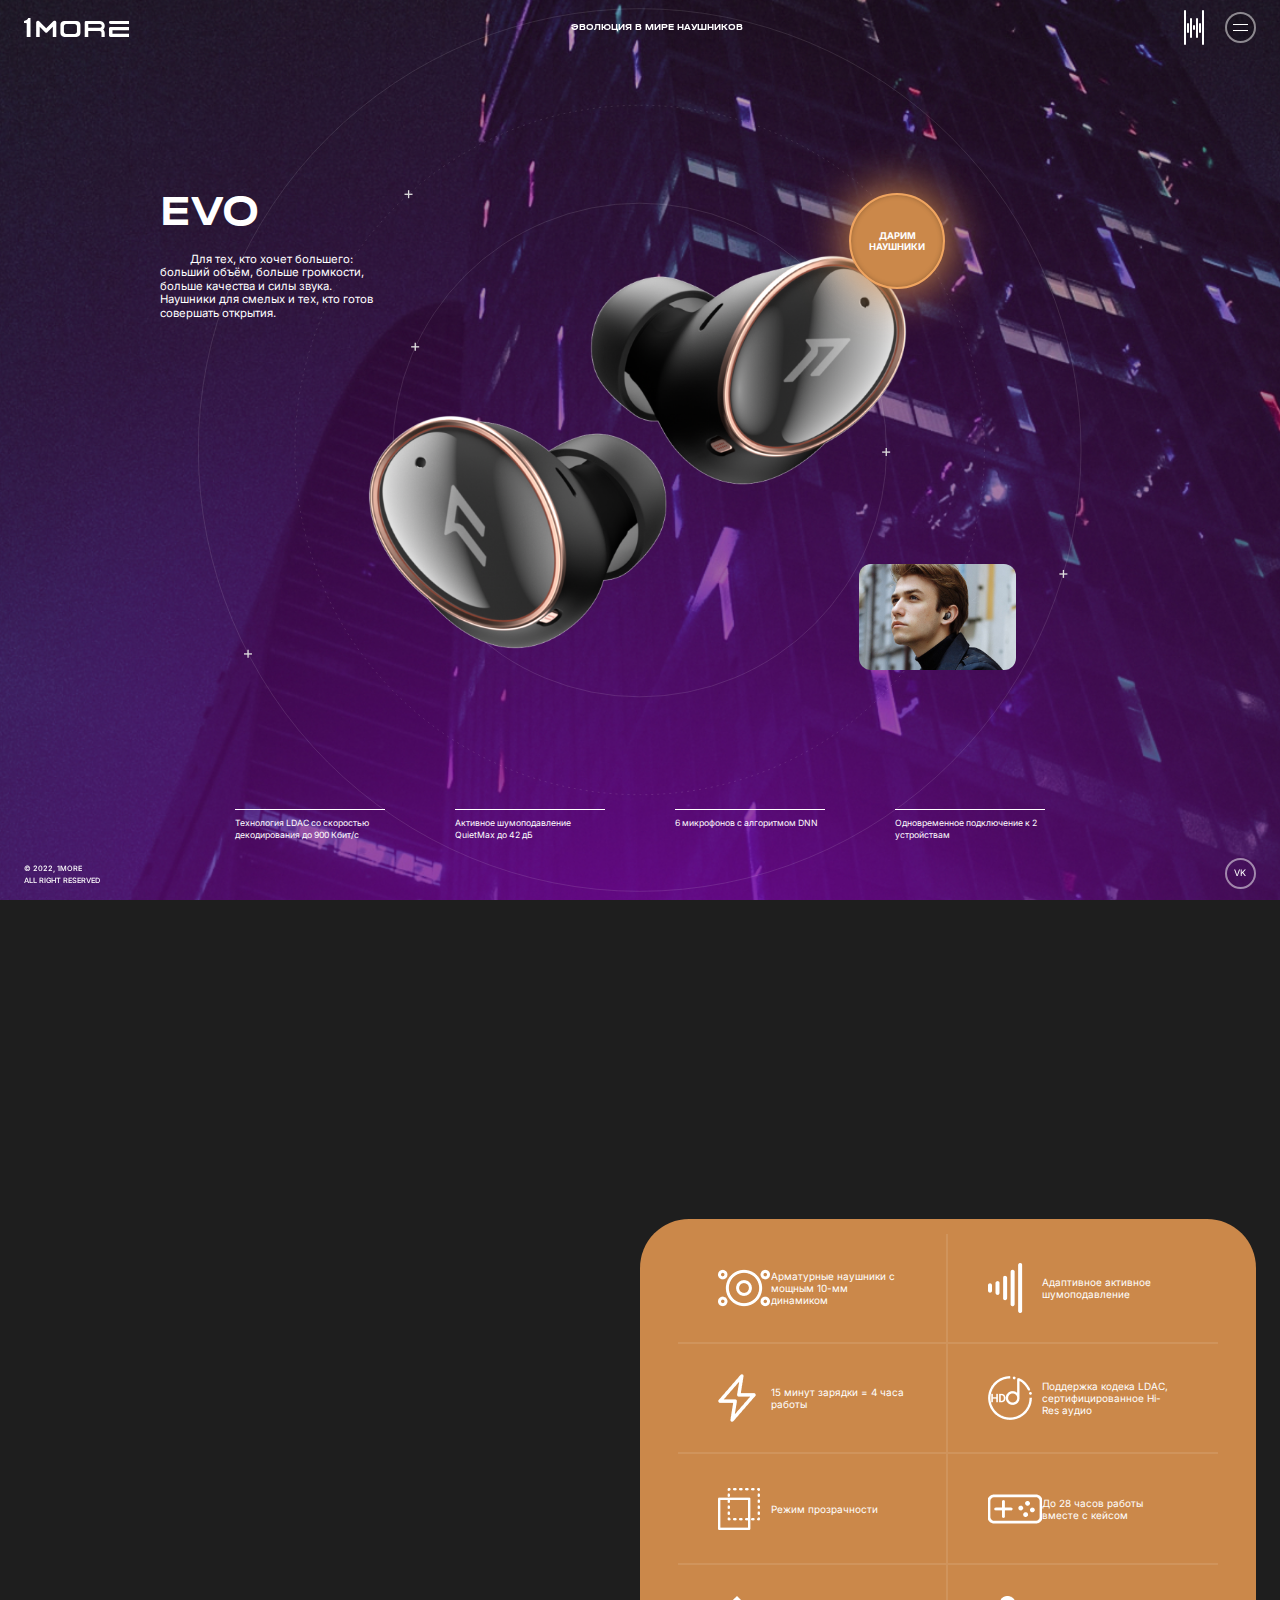
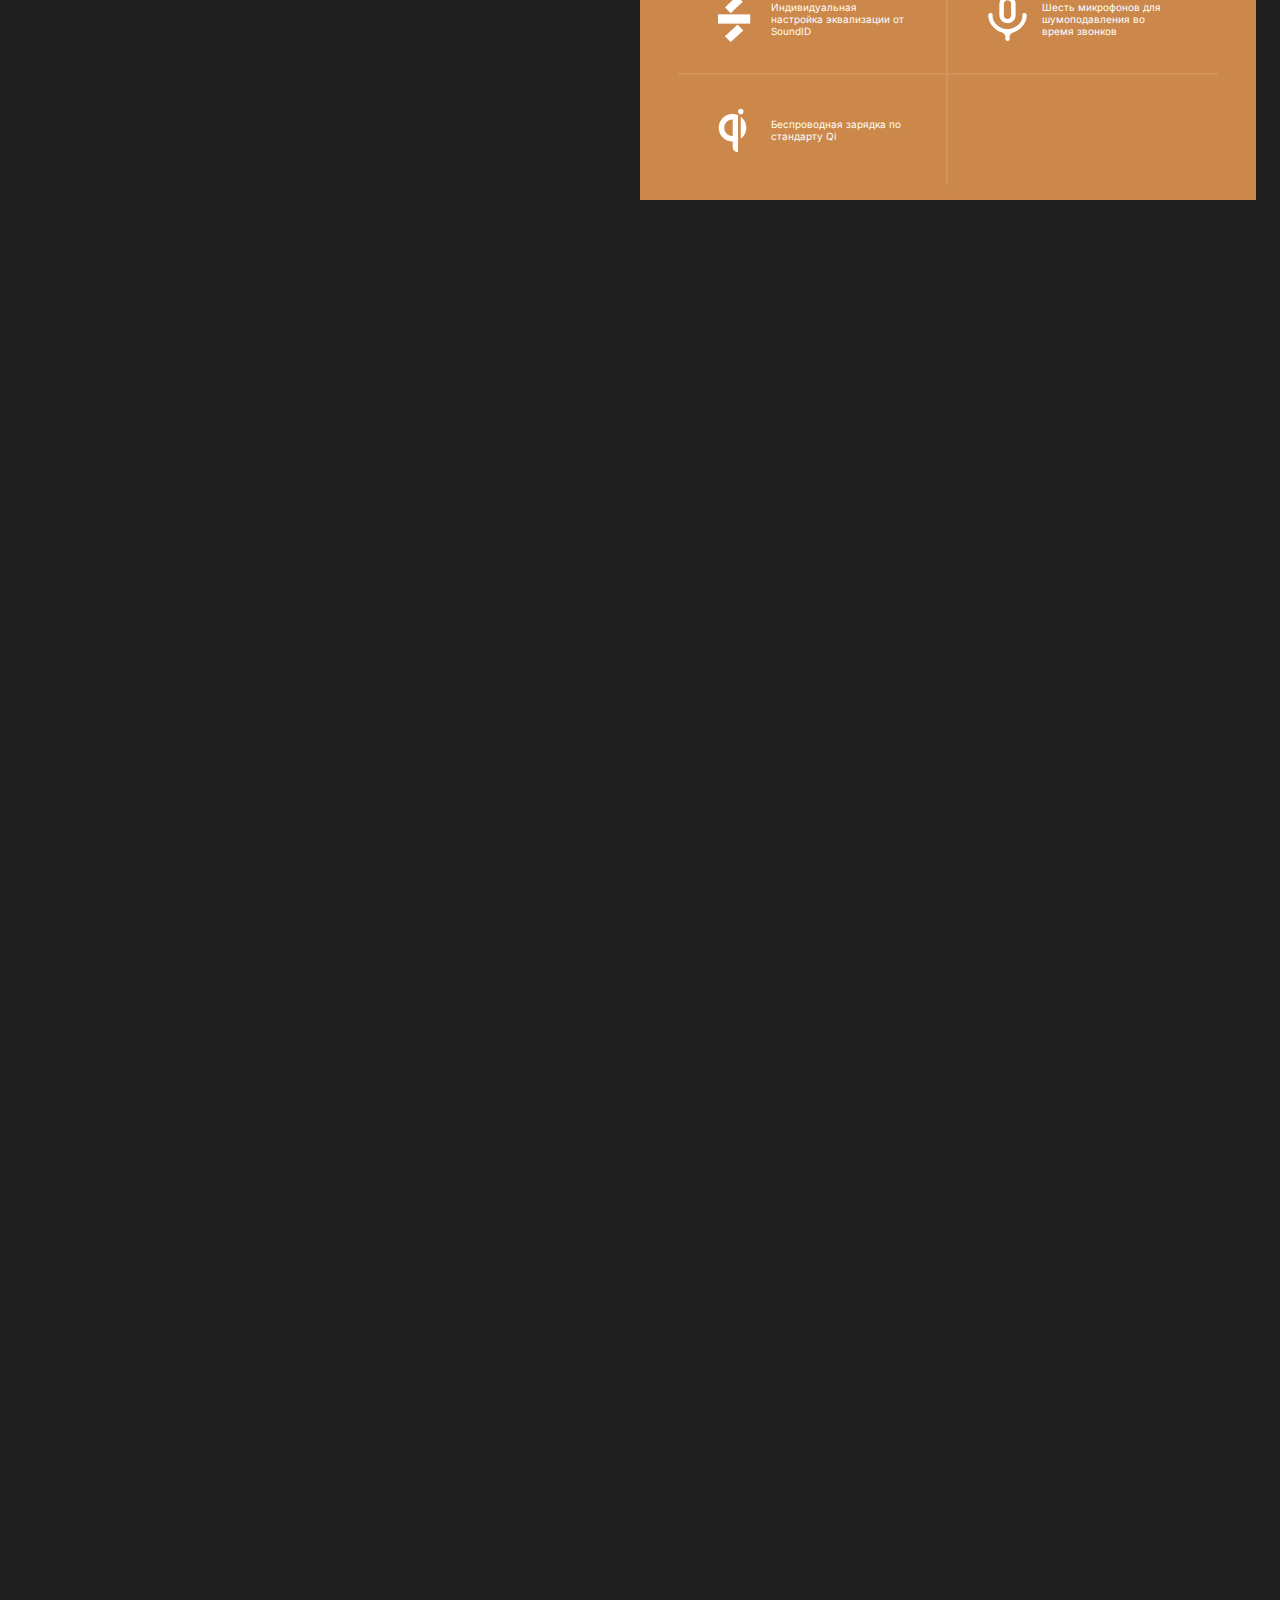
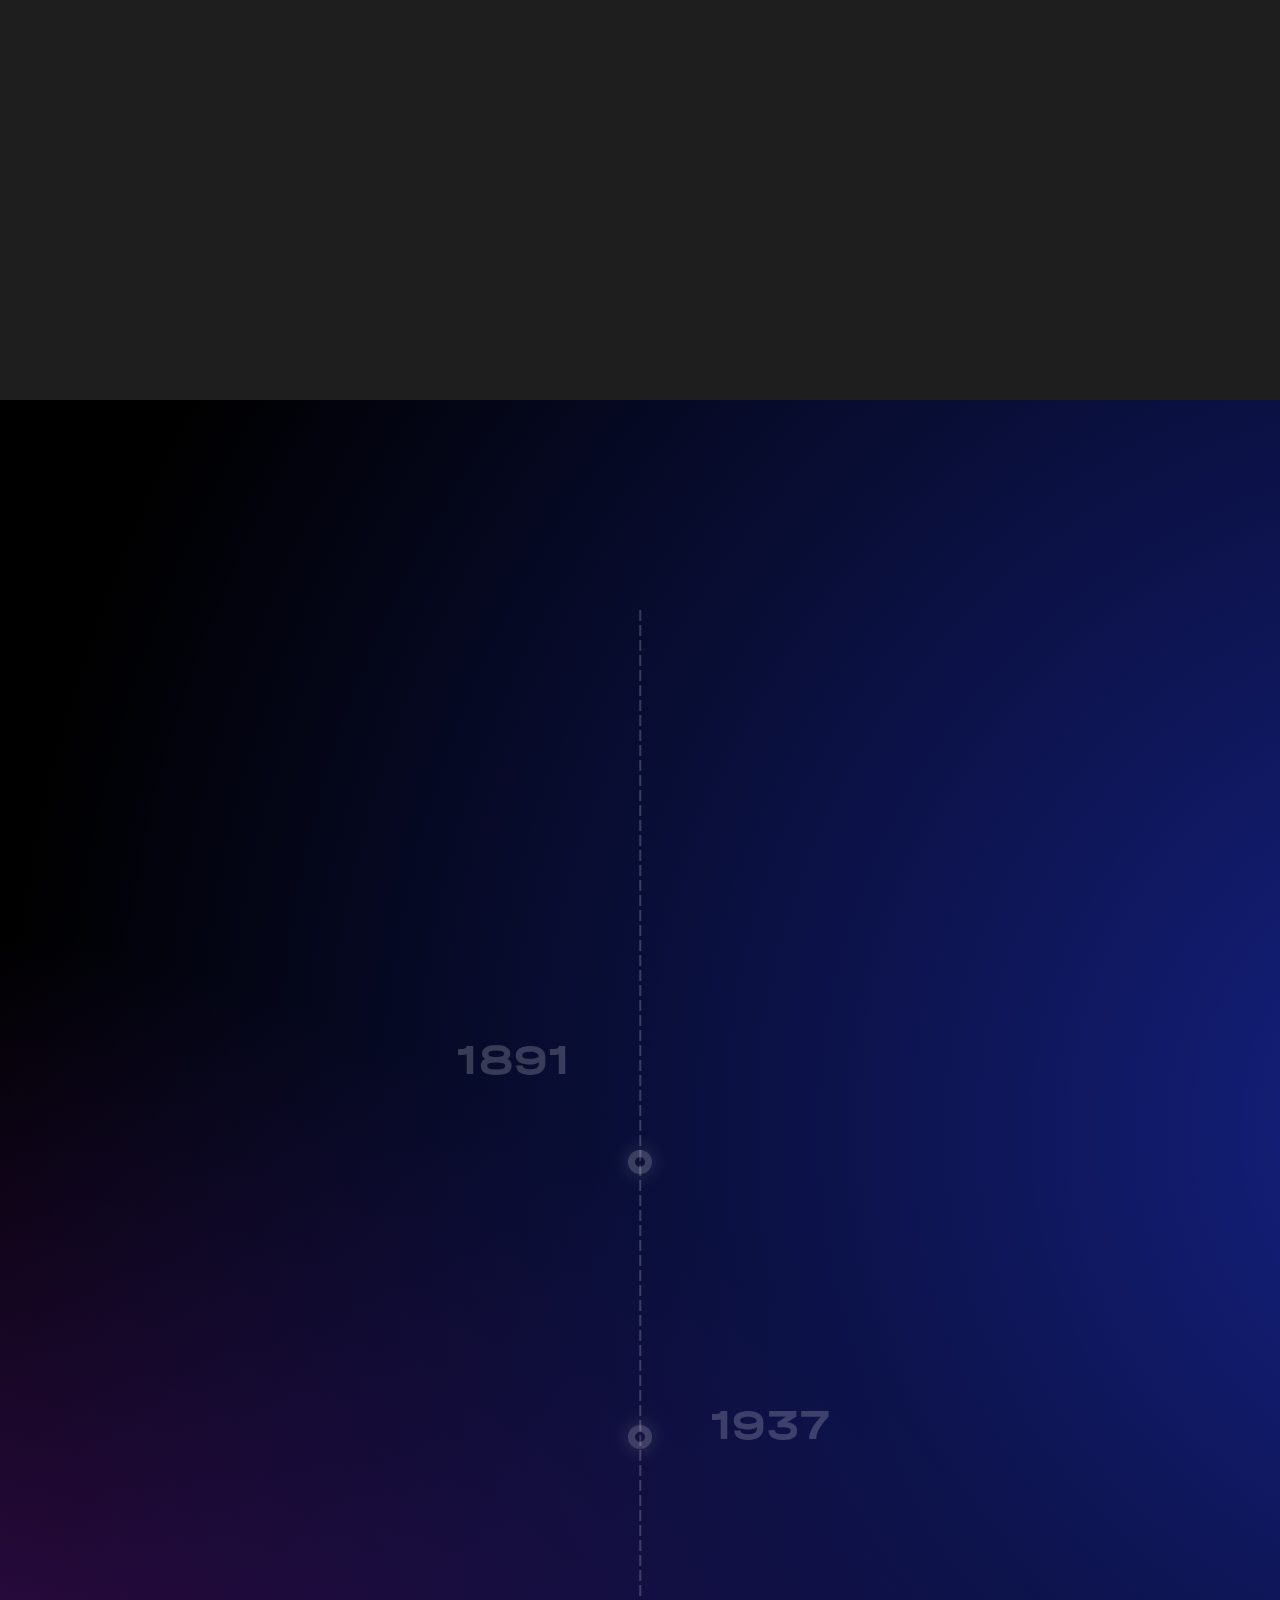
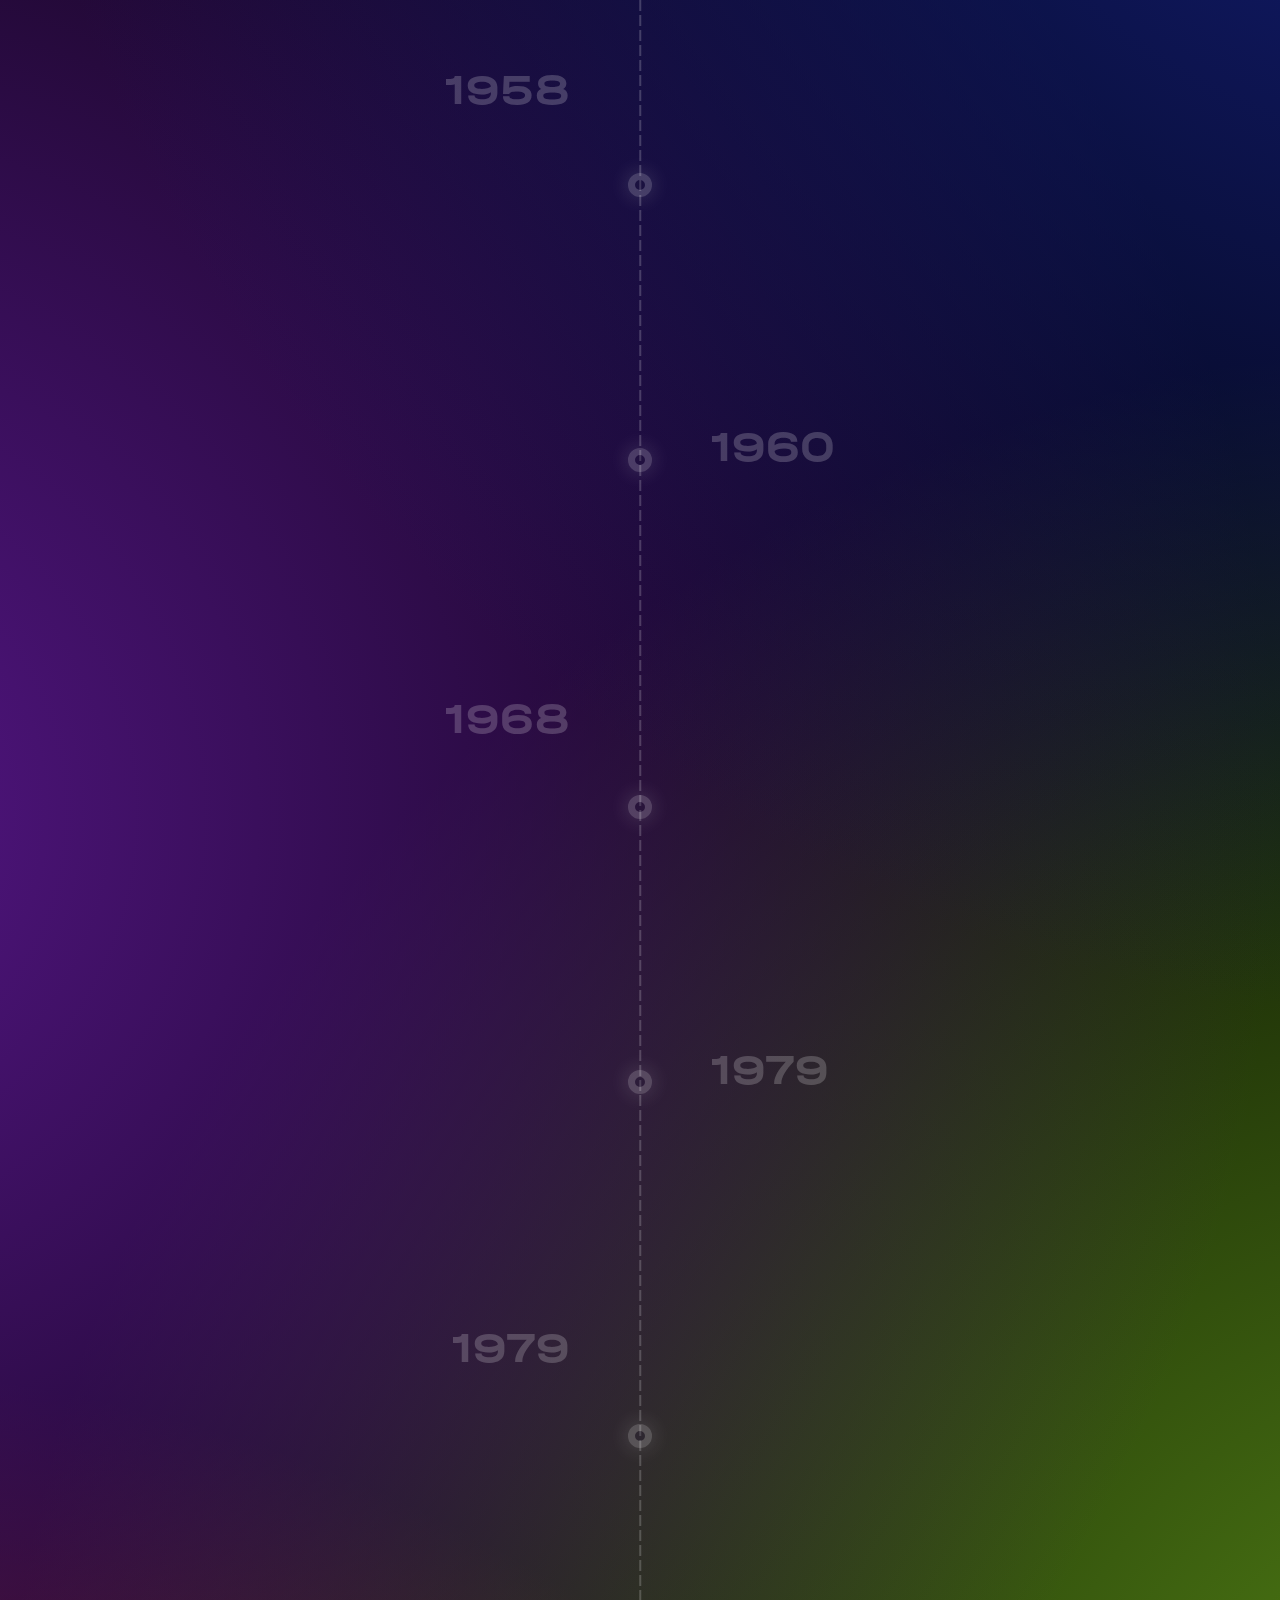
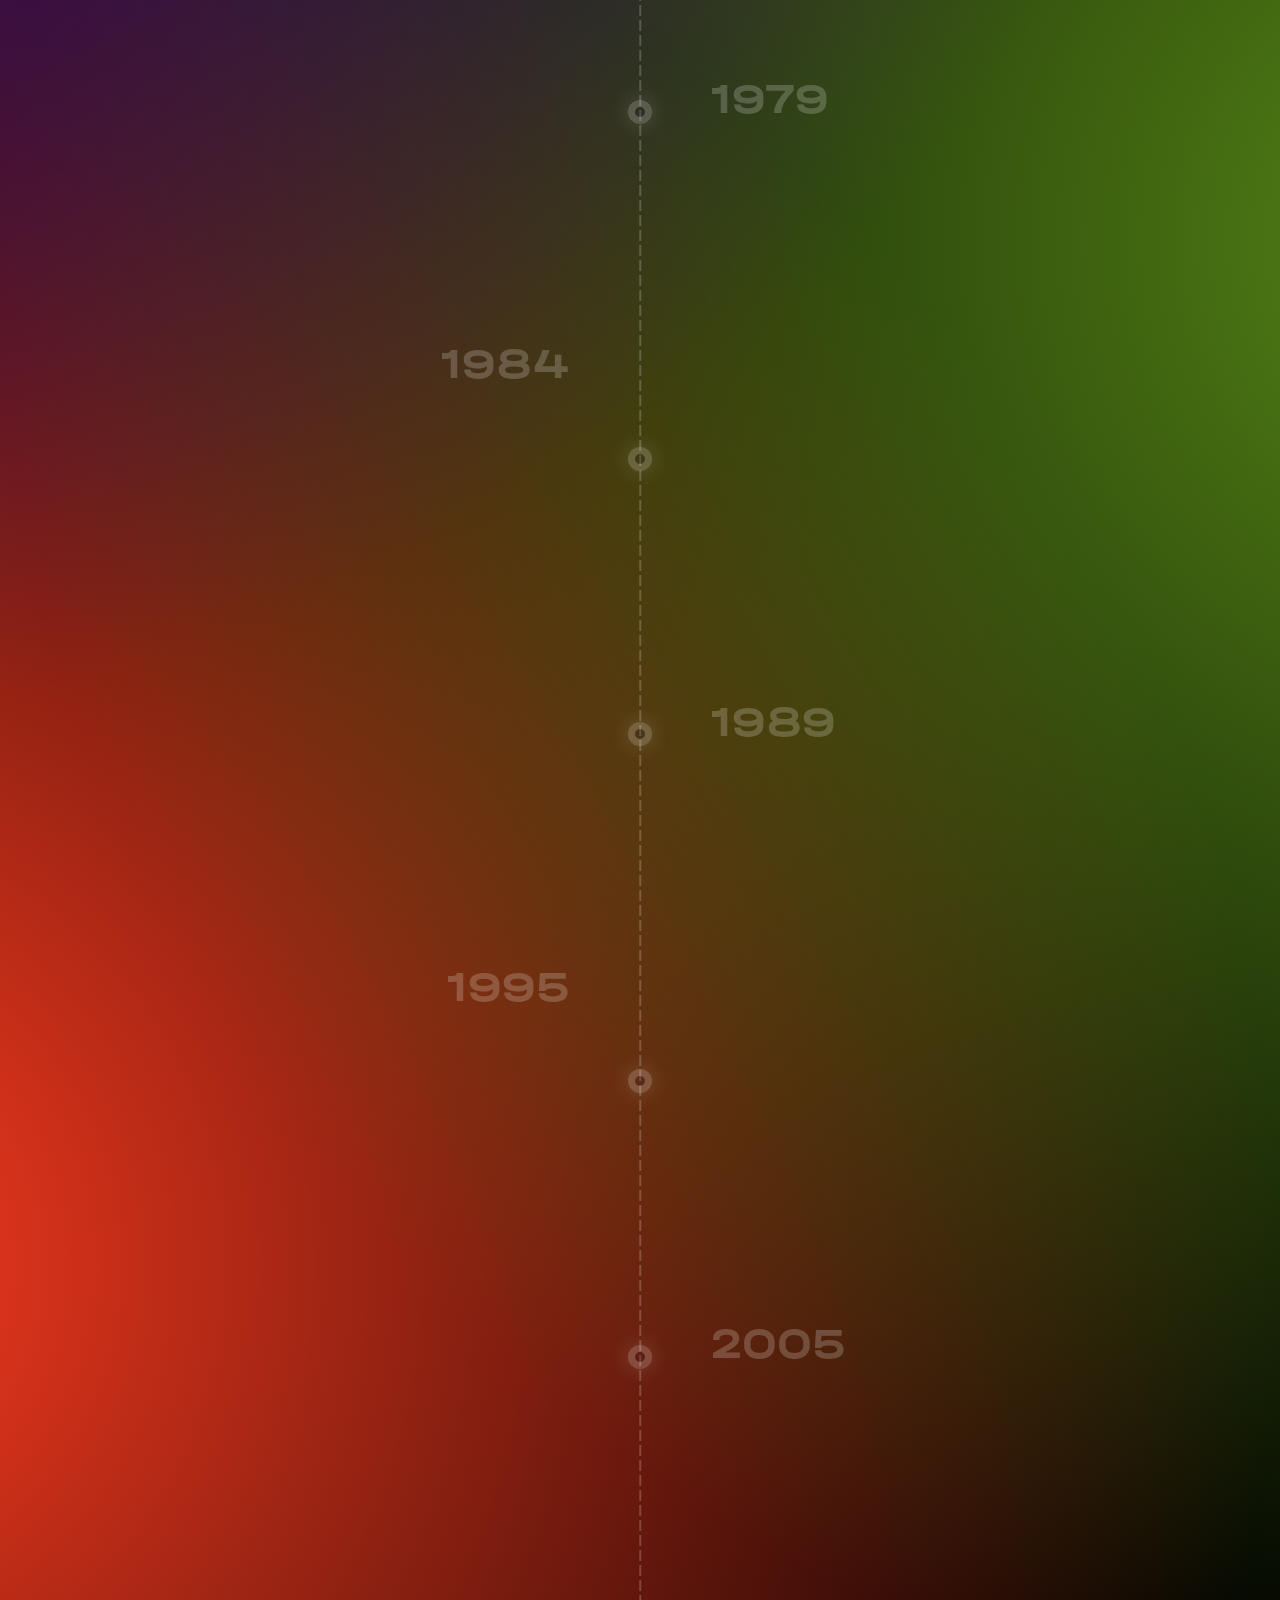
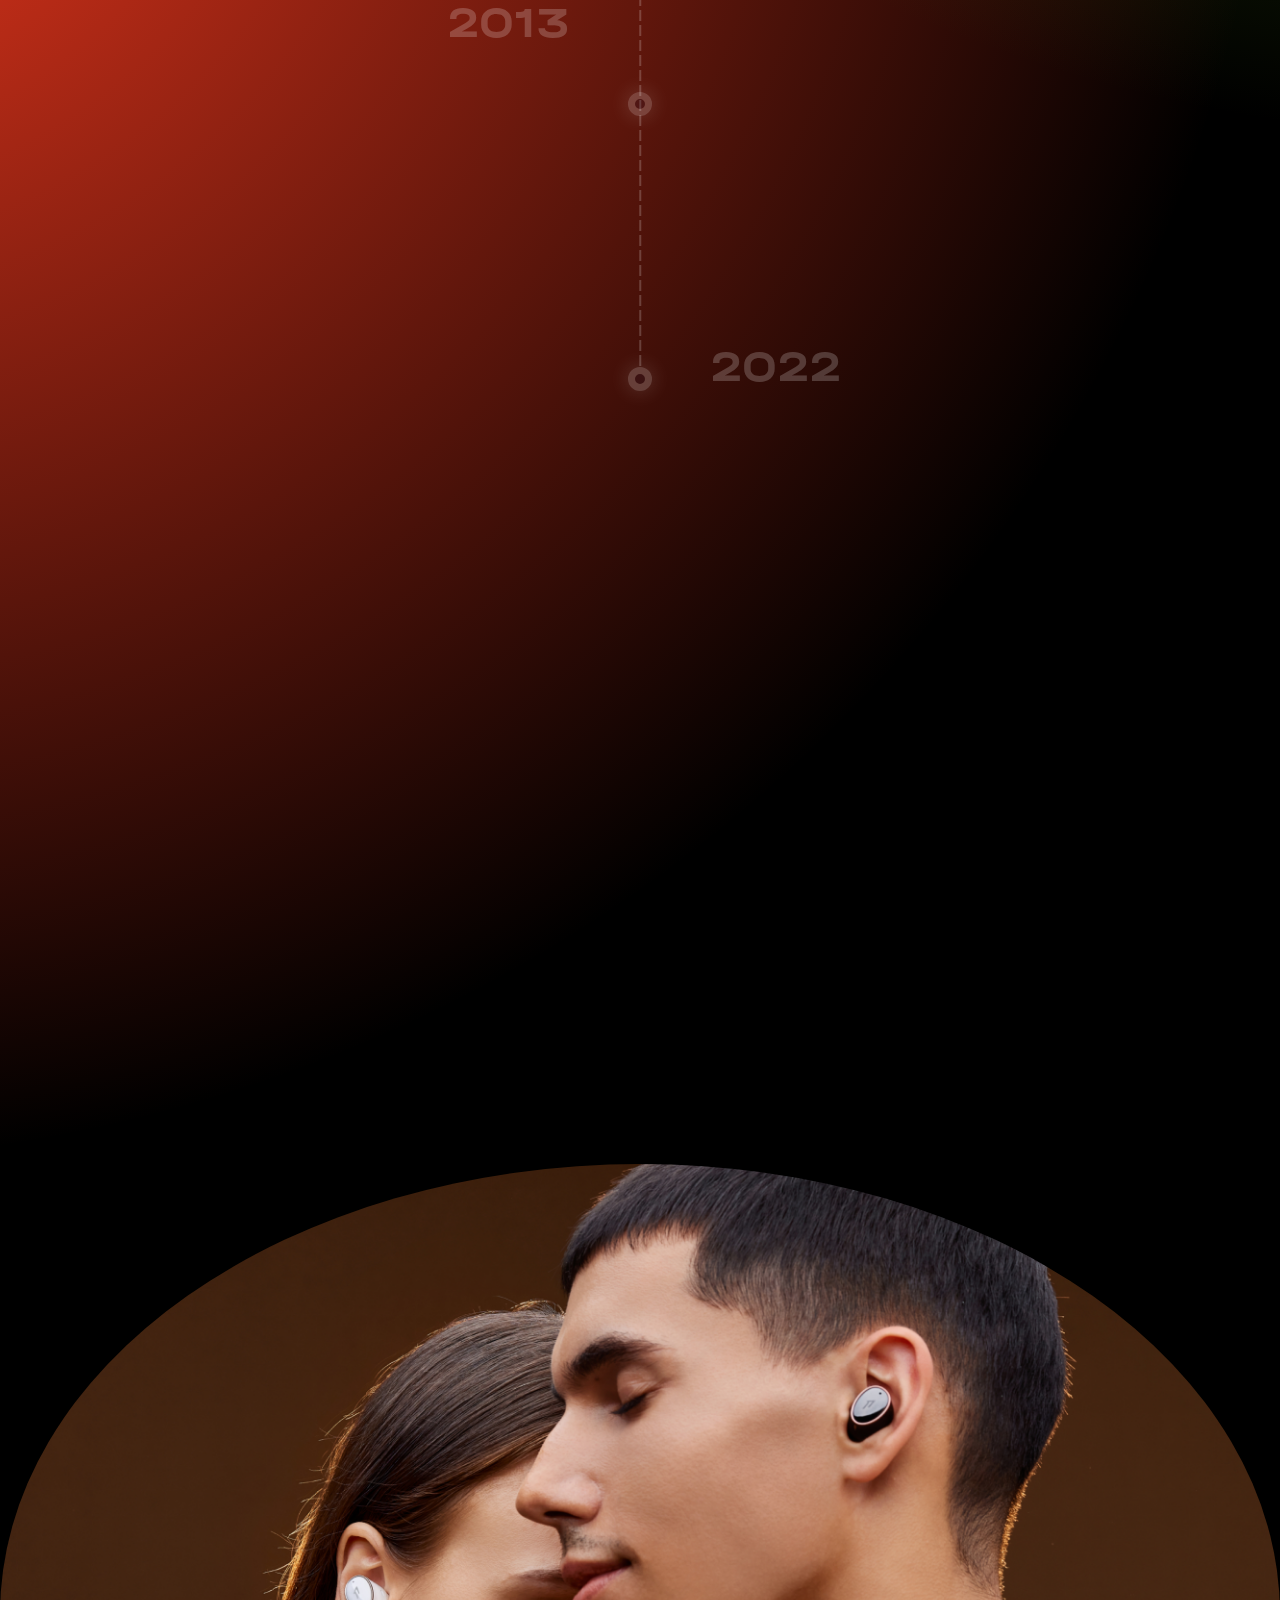
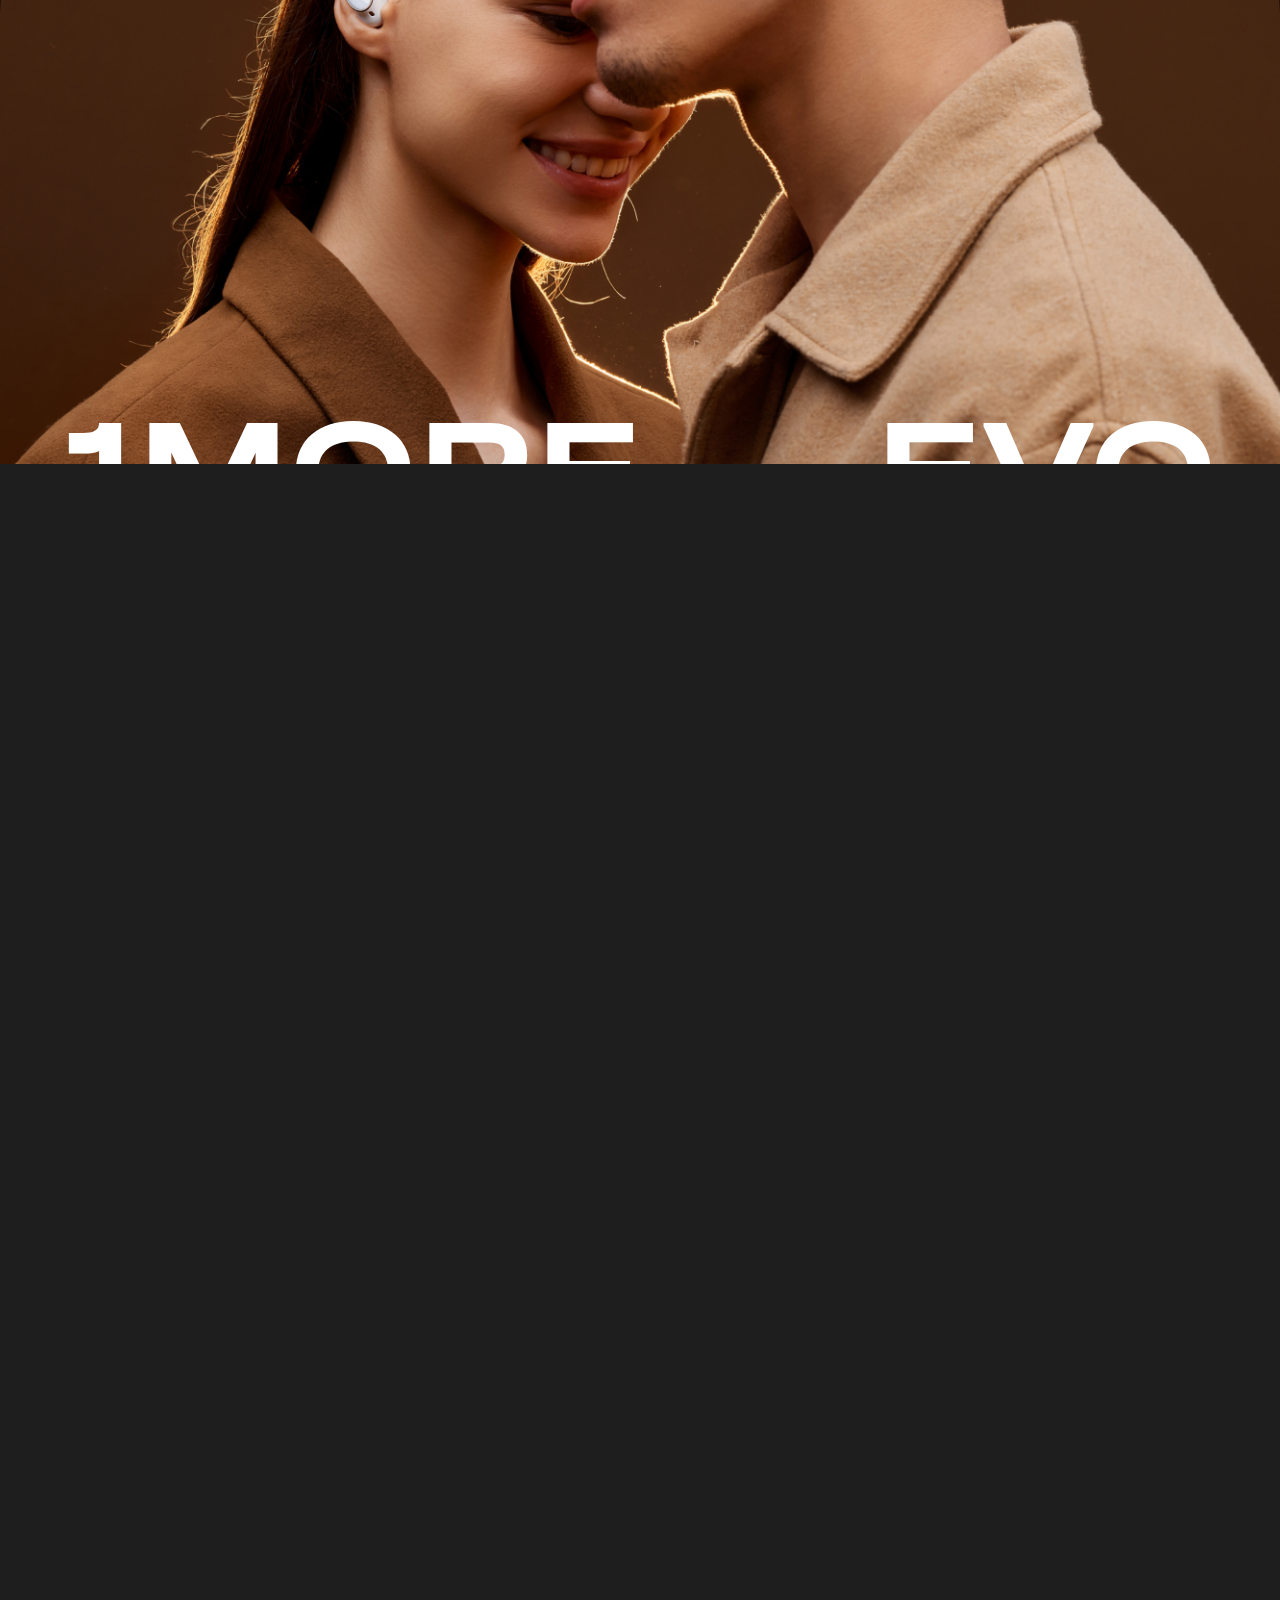
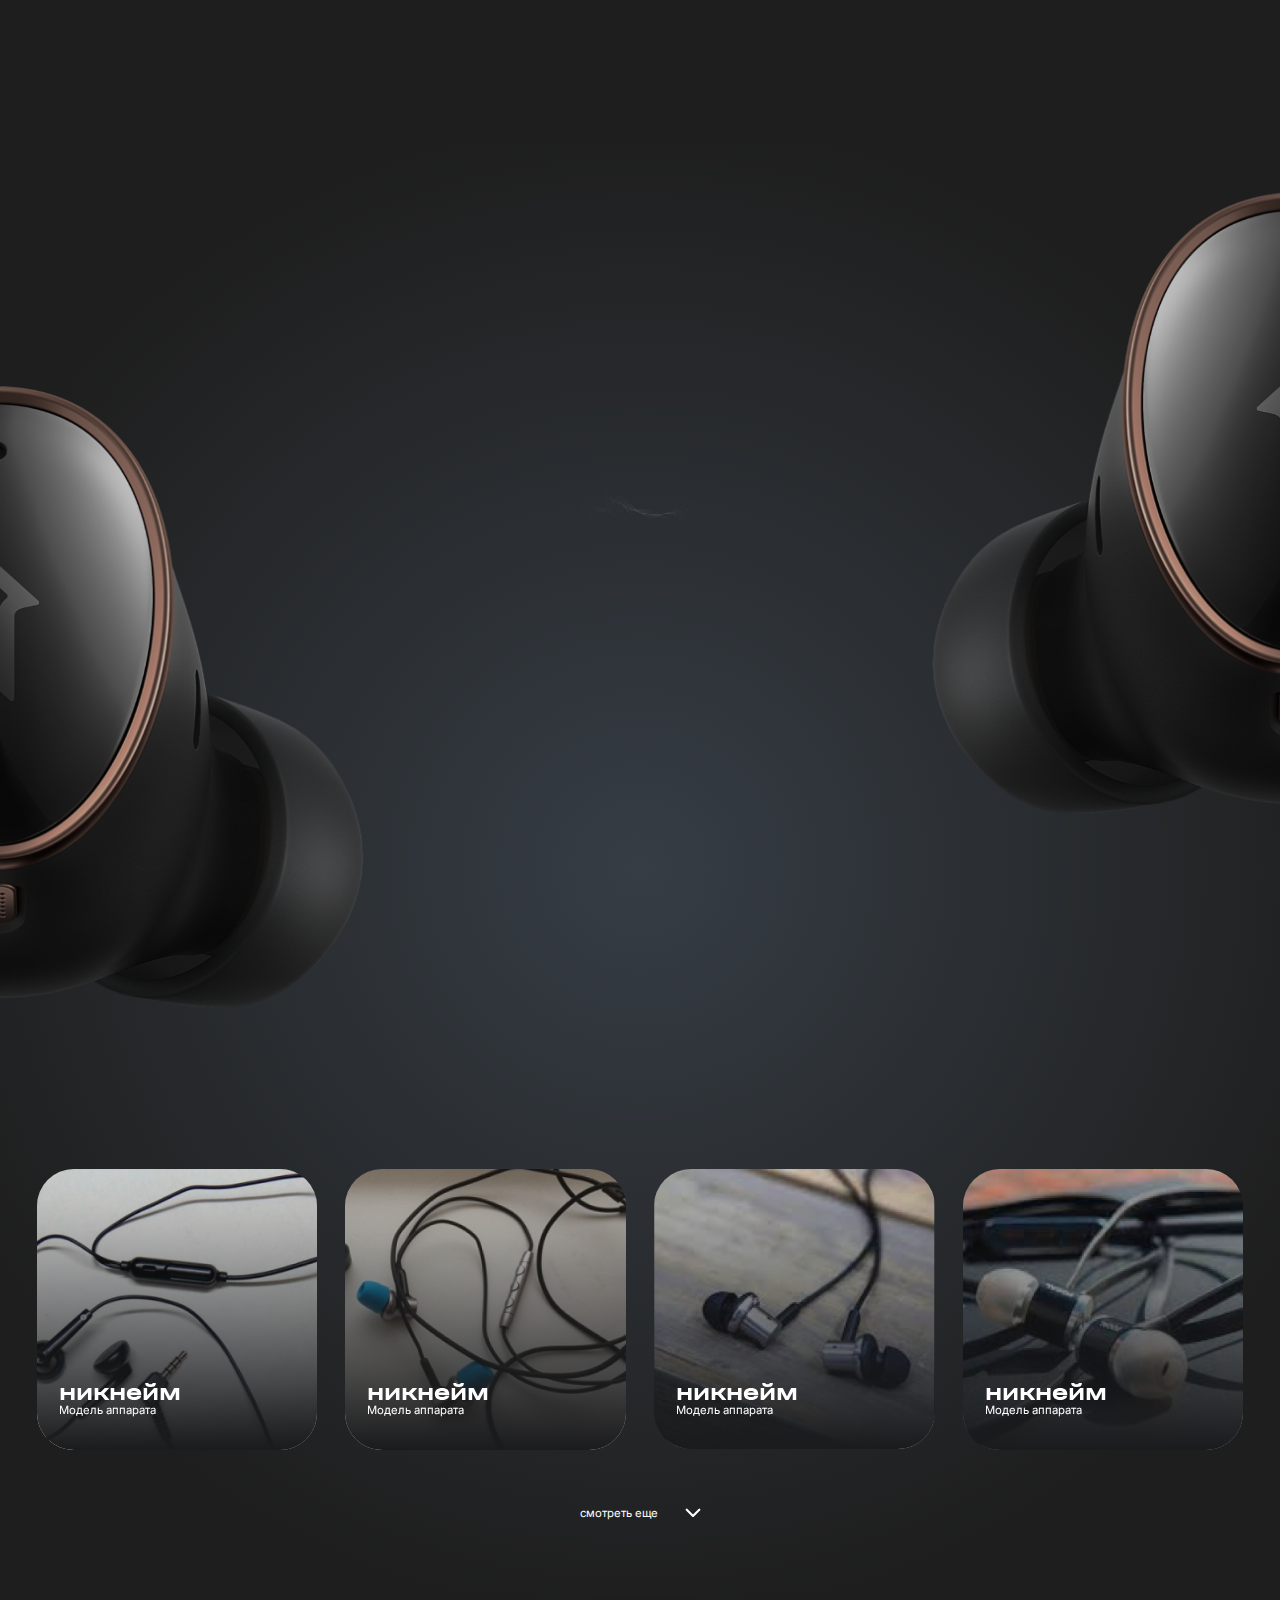
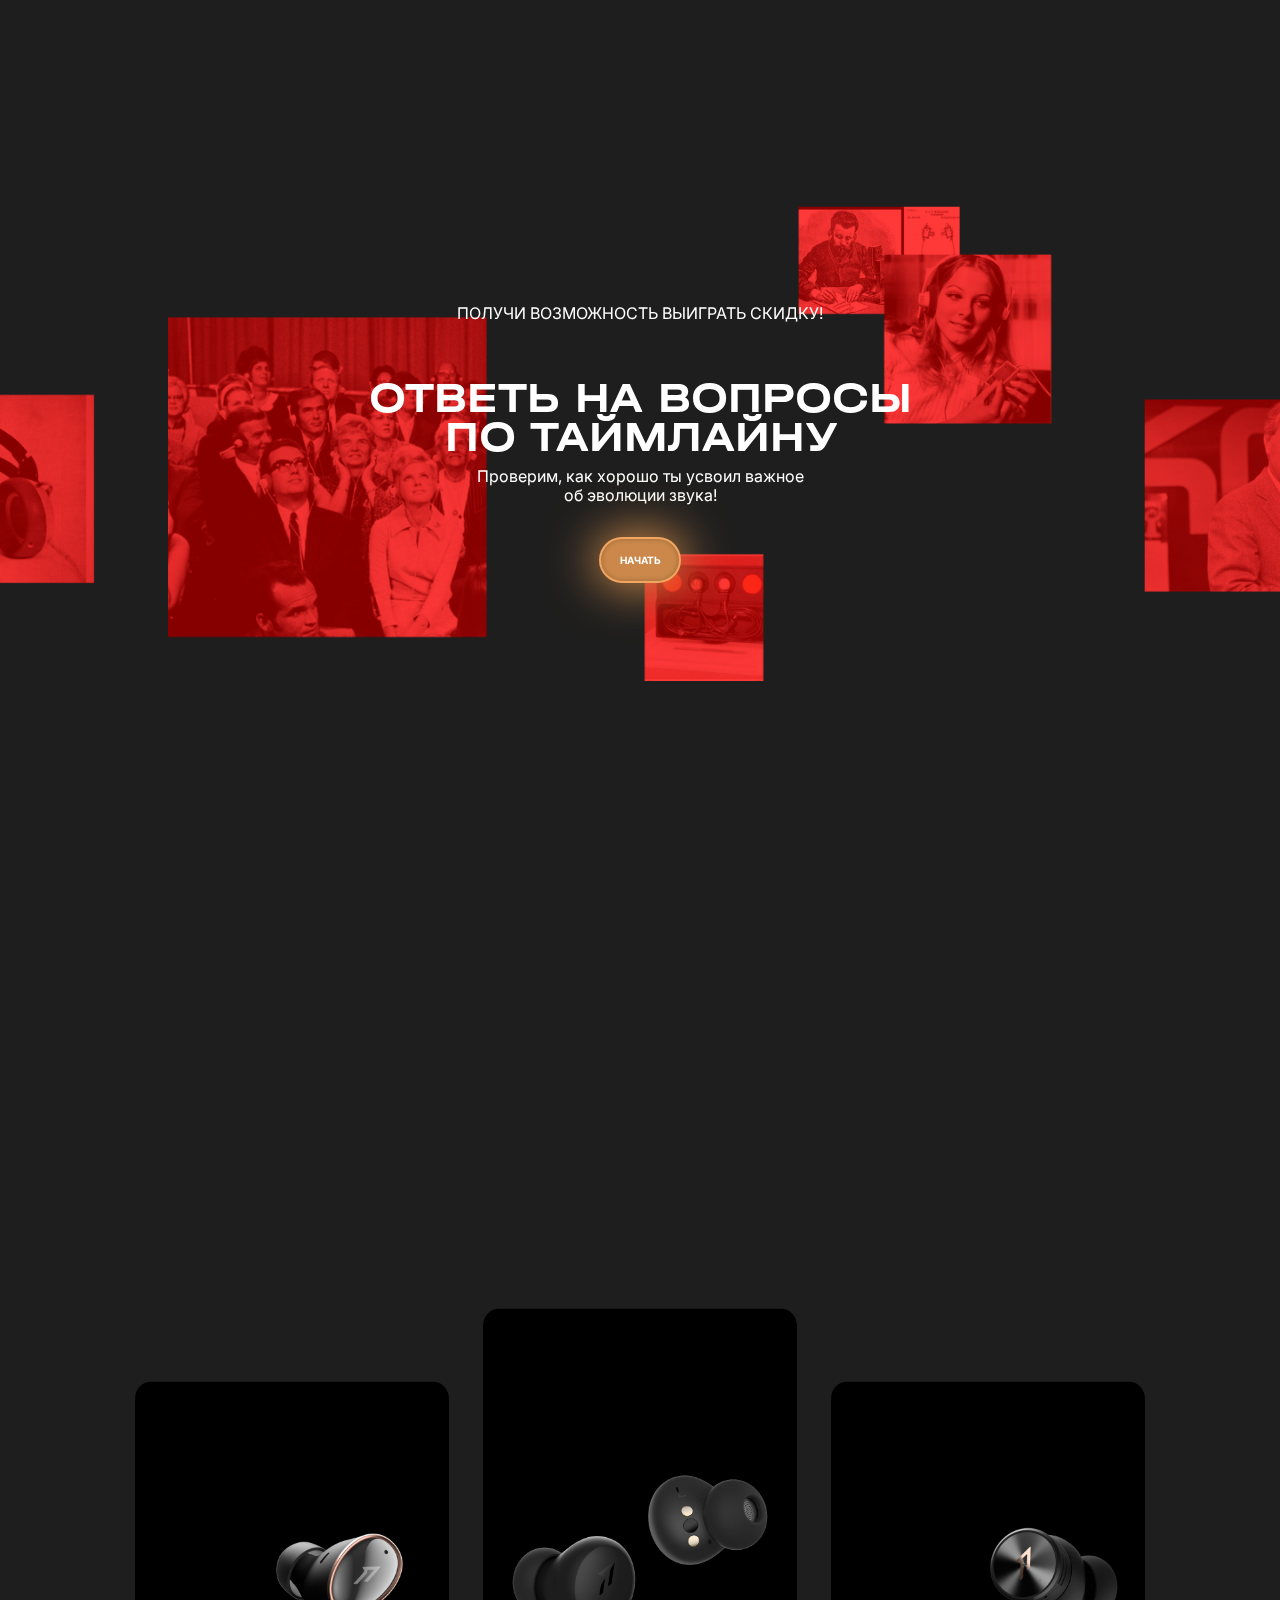
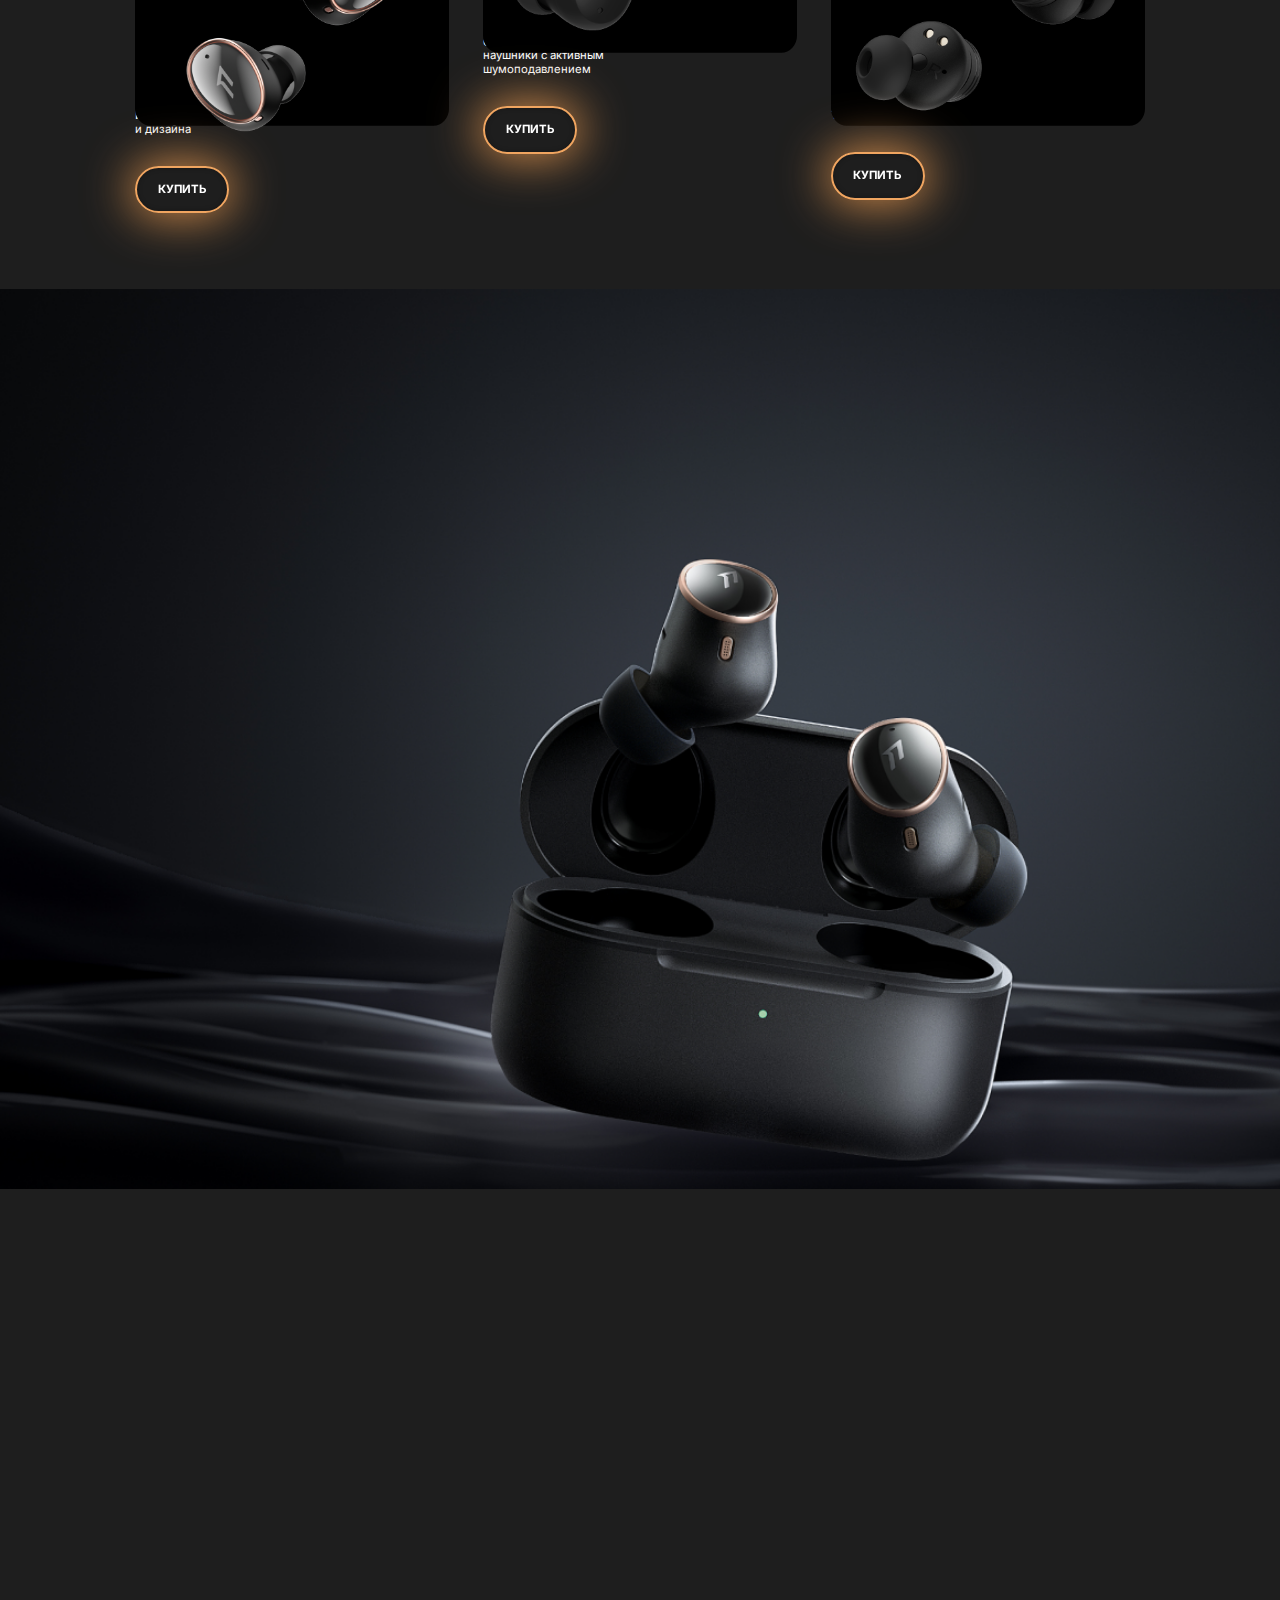
<file: index.html>
<!DOCTYPE html>
<html lang="ru">

<head>
    <meta charset="UTF-8">
    <meta http-equiv="X-UA-Compatible" content="IE=edge">
    <meta name="viewport" content="width=device-width, initial-scale=1.0">
    <title>1MORE</title>

    <link rel="stylesheet" href="/assets/css/normalize.css">
    <link rel="stylesheet" href="/assets/css/style.css">
    <link rel="stylesheet" href="/assets/css/media.css">

</head>

<body>

    <style>
        .preloader {
            position: fixed;
            top: 0;
            left: 0;
            height: 100vh;
            width: 100vw;
            background-color: #0C0D0E;
            transition: all 1.9s cubic-bezier(0.74, 0, 0.24, 0.99);
            z-index: 1000;
        }

        .preloader-layer {
            position: fixed;
            top: 0;
            left: 0;
            height: 100vh;
            width: 100vw;
            background-color: #FE3B1F;
            transition: all 1.5s cubic-bezier(0.74, 0, 0.24, 0.99);
            z-index: 9999;
        }

        .preloader.active {
            top: -200%;
        }

        .preloader-layer.active {
            top: -200%;
        }

        .preloader-wrap {
            display: flex;
            justify-content: center;
            align-items: center;
            height: 100%;
            width: 100%;
        }
    </style>
    <!-- Preloader -->
    <div class="preloader">
        <div class="preloader-layer">
            <div class="preloader-wrap">
                <img src="/assets/image/preloader.png" alt="preloader">
            </div>
        </div>
    </div>
    <!-- End Preloader -->

    <!-- Header -->
    <header>
        <div class="header-wrapper">
            <div class="header-logo">
                <img src="/assets/image/logo_header.svg" alt="">
            </div>
            <div class="header-tagline">
                Эволюция в мире наушников
            </div>
            <div class="header-right">
                <div class="header-music">
                    <div class='sound-icon disabled'>
                        <div class='sound-wave'>
                            <i class='bar'></i>
                            <i class='bar'></i>
                            <i class='bar'></i>
                            <i class='bar'></i>
                            <i class='bar'></i>
                            <i class='bar'></i>
                            <i class='bar'></i>
                        </div>
                    </div>
                </div>
                <div class="header-burger">
                    <span></span>
                </div>
            </div>
        </div>
    </header>

    <!-- Page Hero -->
    <div class="hero-container" id="hero">
        <section id="heroItem-1" class="hero-item">

            <img src="/assets/image/first-page.jpg" class="hero_bg-img" />

            <div class="circles-wrapper">
                <svg width="100%" height="1326" viewBox="0 0 1326 1326" fill="none" xmlns="http://www.w3.org/2000/svg">
                    <circle cx="663" cy="663" r="370.5" stroke="white" stroke-opacity="0.17" />
                    <line x1="1033.14" y1="660" x2="1033.14" y2="672" stroke="#DEDEDE" stroke-width="2" />
                    <line x1="1039" y1="666.143" x2="1027" y2="666.143" stroke="#DEDEDE" stroke-width="2" />
                    <line x1="326.143" y1="502" x2="326.143" y2="514" stroke="#DEDEDE" stroke-width="2" />
                    <line x1="332" y1="508.143" x2="320" y2="508.143" stroke="#DEDEDE" stroke-width="2" />
                    <circle cx="663" cy="663" r="662.5" stroke="white" stroke-opacity="0.17" />
                    <line x1="75.1426" y1="963" x2="75.1426" y2="975" stroke="#DEDEDE" stroke-width="2" />
                    <line x1="81" y1="969.143" x2="69" y2="969.143" stroke="#DEDEDE" stroke-width="2" />
                    <line x1="1299.14" y1="843" x2="1299.14" y2="855" stroke="#DEDEDE" stroke-width="2" />
                    <line x1="1305" y1="849.143" x2="1293" y2="849.143" stroke="#DEDEDE" stroke-width="2" />
                    <circle cx="663" cy="663" r="517.5" stroke="white" stroke-opacity="0.17" stroke-dasharray="3 6" />
                    <line x1="316.143" y1="273" x2="316.143" y2="285" stroke="#DEDEDE" stroke-width="2" />
                    <line x1="322" y1="279.143" x2="310" y2="279.143" stroke="#DEDEDE" stroke-width="2" />
                </svg>
            </div>

            <div class="section_img">
                <img src="/assets/image/evo.png" alt="" srcset="">
            </div>

            <div class="section-elem_wrapper">
                <div class="section-title_wrapper">
                    <div class="section_title">
                        <h1>evo</h1>
                        <p>Для тех, кто хочет большего: больший объём, больше громкости, больше качества
                            и силы звука. Наушники для смелых и тех, кто готов совершать открытия.
                        </p>
                    </div>
                    <a class="gift-link" href="#contest">
                        <div class="gift">
                            <span>дарим наушники</span>
                        </div>
                    </a>
                </div>

                <div class="section_mini-img">
                    <img src="/assets/image/man_with_evo.jpg" alt="" srcset="">
                </div>
            </div>

            <div class="section-description">
                <div class="description-item">
                    <span>Технология LDAC со скоростью декодирования до 900 Кбит/с</span>
                </div>
                <div class="description-item">
                    <span>Активное шумоподавление QuietMax до 42 дБ</span>
                </div>
                <div class="description-item">
                    <span>6 микрофонов с алгоритмом DNN</span>
                </div>
                <div class="description-item">
                    <span>Одновременное подключение к 2 устройствам</span>
                </div>
            </div>
        </section>

        <section id="heroItem-2" class="hero-item">

            <img src="/assets/image/second-page.jpg" class="hero_bg-img" />

            <div class="circles-wrapper">
                <svg width="100%" height="1326" viewBox="0 0 1326 1326" fill="none" xmlns="http://www.w3.org/2000/svg">
                    <circle cx="663" cy="663" r="370.5" stroke="white" stroke-opacity="0.17" />
                    <line x1="1033.14" y1="660" x2="1033.14" y2="672" stroke="#DEDEDE" stroke-width="2" />
                    <line x1="1039" y1="666.143" x2="1027" y2="666.143" stroke="#DEDEDE" stroke-width="2" />
                    <line x1="326.143" y1="502" x2="326.143" y2="514" stroke="#DEDEDE" stroke-width="2" />
                    <line x1="332" y1="508.143" x2="320" y2="508.143" stroke="#DEDEDE" stroke-width="2" />
                    <circle cx="663" cy="663" r="662.5" stroke="white" stroke-opacity="0.17" />
                    <line x1="75.1426" y1="963" x2="75.1426" y2="975" stroke="#DEDEDE" stroke-width="2" />
                    <line x1="81" y1="969.143" x2="69" y2="969.143" stroke="#DEDEDE" stroke-width="2" />
                    <line x1="1299.14" y1="843" x2="1299.14" y2="855" stroke="#DEDEDE" stroke-width="2" />
                    <line x1="1305" y1="849.143" x2="1293" y2="849.143" stroke="#DEDEDE" stroke-width="2" />
                    <circle cx="663" cy="663" r="517.5" stroke="white" stroke-opacity="0.17" stroke-dasharray="3 6" />
                    <line x1="316.143" y1="273" x2="316.143" y2="285" stroke="#DEDEDE" stroke-width="2" />
                    <line x1="322" y1="279.143" x2="310" y2="279.143" stroke="#DEDEDE" stroke-width="2" />
                </svg>
            </div>

            <div class="section_img">
                <img src="/assets/image/comfobuds_mini.png" alt="" srcset="">
            </div>

            <div class="section-elem_wrapper">
                <div class="section-title_wrapper">
                    <div class="section_title">
                        <h1>comfobuds mini</h1>
                        <p>Лёгкость и комфорт, удобно брать с собой в любую точку мира,
                            идеальные для бега и городских прогулок под музыку.
                        </p>
                    </div>
                    <a class="gift-link" href="#contest">
                        <div class="gift">
                            <span>дарим наушники</span>
                        </div>
                    </a>
                </div>

                <div class="section_mini-img">
                    <img src="/assets/image/girl_with_comfobuds.png" alt="" srcset="">
                </div>
            </div>

            <div class="section-description">
                <div class="description-item">
                    <span>Всего 3,7 г один наушник </span>
                </div>
                <div class="description-item">
                    <span>Глубина шумоподавления до 40 дБ</span>
                </div>
                <div class="description-item">
                    <span>Беспроводная зарядка Qi</span>
                </div>
                <div class="description-item">
                    <span>10 min быстрой зарядки = 1,5 часа воспроизведения</span>
                </div>
            </div>
        </section>

        <section id="heroItem-3" class="hero-item">

            <img src="/assets/image/third-page.jpg" class="hero_bg-img" />

            <div class="circles-wrapper">
                <svg width="100%" height="1326" viewBox="0 0 1326 1326" fill="none" xmlns="http://www.w3.org/2000/svg">
                    <circle cx="663" cy="663" r="370.5" stroke="white" stroke-opacity="0.17" />
                    <line x1="1033.14" y1="660" x2="1033.14" y2="672" stroke="#DEDEDE" stroke-width="2" />
                    <line x1="1039" y1="666.143" x2="1027" y2="666.143" stroke="#DEDEDE" stroke-width="2" />
                    <line x1="326.143" y1="502" x2="326.143" y2="514" stroke="#DEDEDE" stroke-width="2" />
                    <line x1="332" y1="508.143" x2="320" y2="508.143" stroke="#DEDEDE" stroke-width="2" />
                    <circle cx="663" cy="663" r="662.5" stroke="white" stroke-opacity="0.17" />
                    <line x1="75.1426" y1="963" x2="75.1426" y2="975" stroke="#DEDEDE" stroke-width="2" />
                    <line x1="81" y1="969.143" x2="69" y2="969.143" stroke="#DEDEDE" stroke-width="2" />
                    <line x1="1299.14" y1="843" x2="1299.14" y2="855" stroke="#DEDEDE" stroke-width="2" />
                    <line x1="1305" y1="849.143" x2="1293" y2="849.143" stroke="#DEDEDE" stroke-width="2" />
                    <circle cx="663" cy="663" r="517.5" stroke="white" stroke-opacity="0.17" stroke-dasharray="3 6" />
                    <line x1="316.143" y1="273" x2="316.143" y2="285" stroke="#DEDEDE" stroke-width="2" />
                    <line x1="322" y1="279.143" x2="310" y2="279.143" stroke="#DEDEDE" stroke-width="2" />
                </svg>
            </div>

            <div class="section_img">
                <img src="/assets/image/pistonbuds_pro.png" alt="" srcset="">
            </div>

            <div class="section-elem_wrapper">
                <div class="section-title_wrapper">
                    <div class="section_title">
                        <h1>pistonbuds pro</h1>
                        <p>Новый уровень качества звонков в идеальном дизайне.</p>
                    </div>
                    <a class="gift-link" href="#contest">
                        <div class="gift">
                            <span>дарим наушники</span>
                        </div>
                    </a>
                </div>

                <div class="section_mini-img">
                    <img src="/assets/image/girl_with_pistonbuds.jpg" alt="" srcset="">
                </div>
            </div>

            <div class="section-description">
                <div class="description-item">
                    <span>Гибридное активное шумоподавление QuietMax до 38 дБ</span>
                </div>
                <div class="description-item">
                    <span>4 микрофона, управляемых DNN (Deep Neural Network)</span>
                </div>
                <div class="description-item">
                    <span>Время автономной работы до 30 часов</span>
                </div>
                <div class="description-item">
                    <span>Игровой режим с минимальной задержкой звука</span>
                </div>
            </div>
        </section>
    </div>
    <!-- End Page Hero -->

    <!-- Page Timeline -->
    <div class="evolution-page first-background" id="timeline">
        <div class="evolution-wrapper">
            <div class="js-timeline ag-timeline">
                <div class="js-timeline_line ag-timeline_line">
                    <div class="js-timeline_line-progress ag-timeline_line-progress"></div>
                </div>
                <div class="ag-timeline_list">

                    <div class="js-timeline_item ag-timeline_item">
                        <div class="ag-timeline-card_box">
                            <div class="js-timeline-card_point-box ag-timeline-card_point-box">
                                <div class="ag-timeline-card_point"></div>
                            </div>
                        </div>
                        <div class="ag-timeline-card_item">
                            <div class="ag-timeline-card_inner">
                                <img src="/assets/image/1891.png" class="ag-timeline-card_img" />
                                <div class="ag-timeline-card_info">
                                    <h2 class="ag-timeline-card_title">1891</h2>
                                    <p class="ag-timeline-card_desc">
                                        Французский инженер Эрнест Меркадье запатентовал набор наушников - вкладышей
                                        и получил патент США № 454138. <b>Это были первые наушники</b>
                                    </p>
                                </div>
                            </div>
                        </div>
                    </div>

                    <div class="js-timeline_item ag-timeline_item">
                        <div class="ag-timeline-card_box">
                            <div class="js-timeline-card_point-box ag-timeline-card_point-box">
                                <div class="ag-timeline-card_point"></div>
                            </div>
                        </div>
                        <div class="ag-timeline-card_item">
                            <div class="ag-timeline-card_inner">
                                <img src="/assets/image/1937.png" class="ag-timeline-card_img" alt="" />
                                <div class="ag-timeline-card_info">
                                    <h2 class="ag-timeline-card_title">1937</h2>
                                    <p class="ag-timeline-card_desc">
                                        Beyerdynamic выпускает первые <b>динамические наушники DT-48</b>
                                    </p>
                                </div>
                            </div>
                        </div>
                    </div>

                    <div class="js-timeline_item ag-timeline_item">
                        <div class="ag-timeline-card_box">
                            <div class="js-timeline-card_point-box ag-timeline-card_point-box">
                                <div class="ag-timeline-card_point"></div>
                            </div>
                        </div>
                        <div class="ag-timeline-card_item">
                            <div class="ag-timeline-card_inner">
                                <img src="/assets/image/1958.png" class="ag-timeline-card_img" alt="" />
                                <div class="ag-timeline-card_info">
                                    <h2 class="ag-timeline-card_title">1958</h2>
                                    <p class="ag-timeline-card_desc">
                                        Джон Косс создаёт первые <b>стереонаушники Koss SP-3</b> — удивительно, но до
                                        этого
                                        момента все наушники были моно
                                    </p>
                                </div>
                            </div>
                        </div>
                    </div>

                    <div class="js-timeline_item ag-timeline_item">
                        <div class="ag-timeline-card_box">
                            <div class="js-timeline-card_point-box ag-timeline-card_point-box">
                                <div class="ag-timeline-card_point"></div>
                            </div>
                        </div>
                        <div class="ag-timeline-card_item">
                            <div class="ag-timeline-card_inner">
                                <img src="/assets/image/1960.png" class="ag-timeline-card_img" alt="" />
                                <div class="ag-timeline-card_info">
                                    <h2 class="ag-timeline-card_title">1960</h2>
                                    <p class="ag-timeline-card_desc">
                                        Stax объявляют о выпуске первых <b>электростатических наушников SR-1</b>
                                    </p>
                                </div>
                            </div>
                        </div>
                    </div>

                    <div class="js-timeline_item ag-timeline_item">
                        <div class="ag-timeline-card_box">
                            <div class="js-timeline-card_point-box ag-timeline-card_point-box">
                                <div class="ag-timeline-card_point"></div>
                            </div>
                        </div>
                        <div class="ag-timeline-card_item">
                            <div class="ag-timeline-card_inner">
                                <img src="/assets/image/1968.png" class="ag-timeline-card_img" alt="" />
                                <div class="ag-timeline-card_info">
                                    <h2 class="ag-timeline-card_title">1968</h2>
                                    <p class="ag-timeline-card_desc">
                                        Sennheiser выпускает первые открытые наушники HD 414
                                    </p>
                                </div>
                            </div>
                        </div>
                    </div>

                    <div class="js-timeline_item ag-timeline_item">
                        <div class="ag-timeline-card_box">
                            <div class="js-timeline-card_point-box ag-timeline-card_point-box">
                                <div class="ag-timeline-card_point"></div>
                            </div>
                        </div>
                        <div class="ag-timeline-card_item">
                            <div class="ag-timeline-card_inner">
                                <img src="/assets/image/1979_1.png" class="ag-timeline-card_img" alt="" />
                                <div class="ag-timeline-card_info">
                                    <h2 class="ag-timeline-card_title">1979</h2>
                                    <p class="ag-timeline-card_desc">
                                        Sony выпускает Walkman и наушники MDL-3L2. <b>Наушники поставляются в коробке с
                                            плеером</b>
                                    </p>
                                </div>
                            </div>
                        </div>
                    </div>

                    <div class="js-timeline_item ag-timeline_item">
                        <div class="ag-timeline-card_box">
                            <div class="js-timeline-card_point-box ag-timeline-card_point-box">
                                <div class="ag-timeline-card_point"></div>
                            </div>
                        </div>
                        <div class="ag-timeline-card_item">
                            <div class="ag-timeline-card_inner">
                                <img src="/assets/image/1979_2.png" class="ag-timeline-card_img" alt="" />
                                <div class="ag-timeline-card_info">
                                    <h2 class="ag-timeline-card_title">1979</h2>
                                    <p class="ag-timeline-card_desc">
                                        Bose изобретает <b>наушники с шумоподавлением</b>
                                    </p>
                                </div>
                            </div>
                        </div>
                    </div>

                    <div class="js-timeline_item ag-timeline_item">
                        <div class="ag-timeline-card_box">
                            <div class="js-timeline-card_point-box ag-timeline-card_point-box">
                                <div class="ag-timeline-card_point"></div>
                            </div>
                        </div>
                        <div class="ag-timeline-card_item">
                            <div class="ag-timeline-card_inner">
                                <img src="/assets/image/1979_3.png" class="ag-timeline-card_img" alt="" />
                                <div class="ag-timeline-card_info">
                                    <h2 class="ag-timeline-card_title">1979</h2>
                                    <p class="ag-timeline-card_desc">
                                        <b>Hi-Fi в СССР</b>: выпускают квадрофонические «Электронику ТДК-3 «КВАДРА»
                                    </p>
                                </div>
                            </div>
                        </div>
                    </div>

                    <div class="js-timeline_item ag-timeline_item">
                        <div class="ag-timeline-card_box">
                            <div class="js-timeline-card_point-box ag-timeline-card_point-box">
                                <div class="ag-timeline-card_point"></div>
                            </div>
                        </div>
                        <div class="ag-timeline-card_item">
                            <div class="ag-timeline-card_inner">
                                <img src="/assets/image/1984.png" class="ag-timeline-card_img" alt="" />
                                <div class="ag-timeline-card_info">
                                    <h2 class="ag-timeline-card_title">1984</h2>
                                    <p class="ag-timeline-card_desc">
                                        Легендарный концерн «Электроника» представил ТДС-3 — <b>самую популярную модель
                                            наушников в СССР</b>
                                    </p>
                                </div>
                            </div>
                        </div>
                    </div>

                    <div class="js-timeline_item ag-timeline_item">
                        <div class="ag-timeline-card_box">
                            <div class="js-timeline-card_point-box ag-timeline-card_point-box">
                                <div class="ag-timeline-card_point"></div>
                            </div>
                        </div>
                        <div class="ag-timeline-card_item">
                            <div class="ag-timeline-card_inner">
                                <img src="/assets/image/1989.png" class="ag-timeline-card_img" alt="" />
                                <div class="ag-timeline-card_info">
                                    <h2 class="ag-timeline-card_title">1989</h2>
                                    <p class="ag-timeline-card_desc">
                                        Электроника ТДС-20 — <b>первые советские вкладыши</b>
                                    </p>
                                </div>
                            </div>
                        </div>
                    </div>

                    <div class="js-timeline_item ag-timeline_item">
                        <div class="ag-timeline-card_box">
                            <div class="js-timeline-card_point-box ag-timeline-card_point-box">
                                <div class="ag-timeline-card_point"></div>
                            </div>
                        </div>
                        <div class="ag-timeline-card_item">
                            <div class="ag-timeline-card_inner">
                                <img src="/assets/image/1995.png" class="ag-timeline-card_img" alt="" />
                                <div class="ag-timeline-card_info">
                                    <h2 class="ag-timeline-card_title">1995</h2>
                                    <p class="ag-timeline-card_desc">
                                        Звукорежиссёр Van Halen создал прототип <b>современных «затычек» TWS</b>, так
                                        привычных пользователям
                                    </p>
                                </div>
                            </div>
                        </div>
                    </div>

                    <div class="js-timeline_item ag-timeline_item">
                        <div class="ag-timeline-card_box">
                            <div class="js-timeline-card_point-box ag-timeline-card_point-box">
                                <div class="ag-timeline-card_point"></div>
                            </div>
                        </div>
                        <div class="ag-timeline-card_item">
                            <div class="ag-timeline-card_inner">
                                <img src="/assets/image/2005.png" class="ag-timeline-card_img" alt="" />
                                <div class="ag-timeline-card_info">
                                    <h2 class="ag-timeline-card_title">2005</h2>
                                    <p class="ag-timeline-card_desc">
                                        Bluetake выпускает первые <b>беспроводные наушники</b> i-PHONO BT420EX
                                    </p>
                                </div>
                            </div>
                        </div>
                    </div>

                    <div class="js-timeline_item ag-timeline_item">
                        <div class="ag-timeline-card_box">
                            <div class="js-timeline-card_point-box ag-timeline-card_point-box">
                                <div class="ag-timeline-card_point"></div>
                            </div>
                        </div>
                        <div class="ag-timeline-card_item">
                            <div class="ag-timeline-card_inner">
                                <img src="/assets/image/2013.png" class="ag-timeline-card_img" alt="" />
                                <div class="ag-timeline-card_info">
                                    <h2 class="ag-timeline-card_title">2013</h2>
                                    <p class="ag-timeline-card_desc">
                                        <b>Основан бренд</b> наушников 1MORE
                                    </p>
                                </div>
                            </div>
                        </div>
                    </div>

                    <div class="js-timeline_item ag-timeline_item">
                        <div class="ag-timeline-card_box">
                            <div class="js-timeline-card_point-box ag-timeline-card_point-box">
                                <div class="ag-timeline-card_point"></div>
                            </div>
                        </div>
                        <div class="ag-timeline-card_item">
                            <div class="ag-timeline-card_inner">
                                <img src="/assets/image/2022.png" class="ag-timeline-card_img" alt="" />
                                <div class="ag-timeline-card_info">
                                    <h2 class="ag-timeline-card_title">2022</h2>
                                    <p class="ag-timeline-card_desc">
                                        Эволюция звука — <b>новые наушники 1MORE EVO</b>
                                    </p>
                                </div>
                            </div>
                        </div>
                    </div>

                </div>
            </div>
        </div>
    </div>
    <!-- End Page Timeline -->

    <!-- Page Banner -->
    <div class="page-banner" id="banner">
        <div class="banner-wrapper">
            <div class="banner_horizontal-container">

                <div class="page banner-first">
                    <img class="banner-radius ban-img" src="/assets/image/img_full_size.png" alt="">
                </div>

                <div class="page banner-second">
                    <img class="ban-img" src="/assets/image/banner_second_img.png" alt="">
                </div>

                <div class="banner-title">
                    <h1>1MORE</h1>
                    <h1>EVO</h1>
                </div>
                <div class="banner-description_wrapper">
                    <div class="banner-description-left">
                        <p>Звучание, не уступающее проводным аудиофильским наушникам.</p>
                    </div>
                    <div class="banner-description-right">
                        <span>
                            Точное и детализированное воспроизведение в наушниках
                            1MORE EVO покорит как любителей, так и аудиофилов.
                            Звучание, максимально приближенное к проводным hi-fi моделям.
                            Фирменная технология шумоподавления позволит полностью раствориться в музыке.
                        </span>
                        <div class="banner-btn">
                            <span></span>
                        </div>
                    </div>
                </div>

            </div>
        </div>
    </div>

    <!-- End Page Banner -->

    <!-- Overall background for contest and participants pages -->
    <div id="overallBackground">
        <!-- Page Contest -->
        <div class="page-contest" id="contest">

            <div class="contest-wrapper">
                <img class="contest-wave" src="/assets/image/contest_wave.png" alt="">
                <div class="contest-headphones-container">
                    <div class="contest-left-headphone">
                        <img src="/assets/image/headphones_left.png" alt="">
                    </div>
                    <div class="contest-right-headphone">
                        <img src="/assets/image/headphones_right.png" alt="">
                    </div>
                </div>
                <div class="contest-container">
                    <div class="contest-description">
                        <span>Пришли фото своих старых аудиоустройств</span>
                        <h1>Выиграй новую современную модель <font style="color: #CB884A;">Evo</font>
                        </h1>
                    </div>
                    <div class="contest-btn">Прислать и выиграть!</div>
                </div>
            </div>

        </div>
        <!-- End Page Contest -->

        <!-- Page Participants -->
        <div class="page-participants" id="participants">
            <div class="participants-wrapper">

                <div class="participants-items">

                    <div class="participants-item">
                        <div class="participants-item_img">
                            <img src="/assets/image/participant_1.png" alt="" srcset="">
                        </div>
                        <div class="participants-item_description">
                            <h3>никнейм</h3>
                            <!-- <p class="city">город Уфа</p> -->
                            <p class="model">Модель аппарата</p>
                        </div>
                    </div>

                    <div class="participants-item">
                        <div class="participants-item_img">
                            <img src="/assets/image/participant_2.png" alt="" srcset="">
                        </div>
                        <div class="participants-item_description">
                            <h3>никнейм</h3>
                            <!-- <p class="city">город Уфа</p> -->
                            <p class="model">Модель аппарата</p>
                        </div>
                    </div>

                    <div class="participants-item">
                        <div class="participants-item_img">
                            <img src="/assets/image/participant_3.png" alt="" srcset="">
                        </div>
                        <div class="participants-item_description">
                            <h3>никнейм</h3>
                            <!-- <p class="city">город Уфа</p> -->
                            <p class="model">Модель аппарата</p>
                        </div>
                    </div>

                    <div class="participants-item">
                        <div id="mask" class="participants-item_img">
                            <img src="/assets/image/participant_4.png" alt="" srcset="">
                        </div>
                        <div class="participants-item_description">
                            <h3>никнейм</h3>
                            <!-- <p class="city">город Уфа</p> -->
                            <p class="model">Модель аппарата</p>
                        </div>
                    </div>

                </div>

                <div class="participants-more">смотреть еще</div>

            </div>
        </div>
        <!-- End Page Participants -->
    </div>
    <!-- End Overall background for contest and participants pages -->

    <!-- Page Test-->
    <div class="page-test" id="test">
        <div class="test-wrapper">
            <div class="test-container">
                <span>получи возможность выиграть скидку!</span>
                <div class="test-decription">
                    <h1>Ответь на вопросы по таймлайну</h1>
                    <p>Проверим, как хорошо ты усвоил важное об эволюции звука!</p>
                </div>
                <div class="test-btn">начать</div>
            </div>
        </div>
    </div>
    <!-- End Page Test -->

    <!-- Page Buy -->
    <div class="page-buy" id="buy">
        <div class="buy-wrapper">
            <div class="buy-title">
                <h1>Слышать больше</h1>
                <h1>Узнавать новое</h1>
                <h1>Выбирать 1more</h1>
            </div>
            <div class="buy-items">
                <div class="buy-item">
                    <div class="buy-item_img">
                        <img src="/assets/image/buy_evo.png" alt="" srcset="">
                    </div>
                    <div class="buy-item_description">
                        <h3>EVO</h3>
                        <p>Идеальное слияние технологии и дизайна</p>
                    </div>
                    <div class="buy-item_btn">купить</div>
                </div>

                <div class="buy-item">
                    <div class="buy-item_img">
                        <img src="/assets/image/buy_comfobuds.png" alt="" srcset="">
                    </div>
                    <div class="buy-item_description">
                        <h3>ComfoBuds Mini</h3>
                        <p>Самые компактные в мире наушники с активным шумоподавлением</p>
                    </div>
                    <div class="buy-item_btn">купить</div>
                </div>

                <div class="buy-item">
                    <div class="buy-item_img">
                        <img src="/assets/image/buy_pistonbuds.png" alt="" srcset="">
                    </div>
                    <div class="buy-item_description">
                        <h3>PistonBuds Pro</h3>
                        <p>Только музыка и никакого шума</p>
                    </div>
                    <div class="buy-item_btn">купить</div>
                </div>
            </div>
        </div>
    </div>
    <!-- End Page Buy -->

    <!-- Page Second Banner -->

    <div class="slide-container">
        <section id="slide-1" class="slide">
            <img src="/assets/image/second_banner_1.png" class="bg-img" />
        </section>

        <section id="slide-2" class="slide">
            <img src="/assets/image/second_banner_2.png" class="bg-img" />
        </section>

        <section id="slide-3" class="slide">
            <img src="/assets/image/second_banner_3.png" class="bg-img" />
        </section>
    </div>

    <!-- End Page Second Banner -->

    <!-- Page Contacts -->
    <div class="page-contacts" id="contacts">
        <div class="contacts-wrapper">

            <div class="contacts-logo">
                <span class="contacts-logo_elem"><img src="/assets/image/logo_banner.png" alt=""></span>
                <span class="contacts-logo_elem"><img src="/assets/image/logo_banner.png" alt=""></span>
            </div>

            <div class="contacts-container">
                <div class="contacts-left">
                    <p class="upper">Служба поддержки</p>
                    <p><a href="mailto:1more@marvel.ru">1more@marvel.ru</a></p>
                    <p>
                        Связаться с центром поддержки,
                        чтобы получить дополнительную
                        информацию о гарантии на продукцию 1MORE
                    </p>
                    </p>Официальным дистрибьютором 1MORE в России является ООО «Марвел КТ»</p>
                </div>
                <div class="contacts-right">
                    <div class="contacts-right_partners">
                        <p class="upper">Запросы о партнёрстве</p>
                        <p><a href="mailto:1more.partners@marvel.ru">1more.partners@marvel.ru</a></p>
                        <!-- <div class="contacts_btn-callback">СВЯЗАТЬСЯ С НАМИ</div> -->
                    </div>
                    <div class="contacts-right_press">
                        <p class="upper">Вопросы для прессы</p>
                        <p><a href="1more.press@marvel.ru">1more.press@marvel.ru</a></p>
                    </div>
                    <div class="contacts_btn-callback">СВЯЗАТЬСЯ С НАМИ</div>
                </div>
            </div>
        </div>

        <div class="footer-static">
            <div class="center-block">
                <span>Дизайн и разработка — <a href="#">BEZNEBES</a></span>
            </div>
        </div>

    </div>
    <!-- End Page Contacts -->


    <footer id="footer">
        <div class="left-block">
            <span>© 2022, 1MORE <br>ALL RIGHT RESERVED</span>
        </div>
        <div class="right-block">
            <span><a href="https://vk.com/">vk</a></span>
        </div>
    </footer>


    <!-- Modal content -->

    <!-- Menu -->
    <div class="burger-menu">
        <div class="burger-menu_wrapper">
            <div class="burger-menu_content">
                <ul class="burger-menu_list">
                    <a href="#">
                        <li class="burger-menu_list-item">Главная</li>
                    </a>
                    <a href="#timeline">
                        <li class="burger-menu_list-item">Таймлайн</li>
                    </a>
                    <a href="#banner">
                        <li class="burger-menu_list-item">EVO</li>
                    </a>
                    <a href="#contest">
                        <li class="burger-menu_list-item">Конкурс</li>
                    </a>
                    <a href="#test">
                        <li class="burger-menu_list-item">Тест</li>
                    </a>
                    <a href="#buy">
                        <li class="burger-menu_list-item">Модели</li>
                    </a>
                    <a href="#contacts">
                        <li class="burger-menu_list-item">Контакты</li>
                    </a>
                </ul>
            </div>
        </div>
    </div>
    <!-- End Menu -->

    <!-- Banner -->
    <div class="banner-modal">
        <div class="banner-modal_wrapper">

            <div class="banner-modal_content">
                <div class="banner-modal_close"></div>
                <div class="banner-modal_items">
                    <div class="banner-modal_item">
                        <img src="/assets/image/icons/icon-1.png" alt="">
                        <span>Арматурные наушники
                            с мощным 10-мм динамиком</span>
                    </div>
                    <div class="banner-modal_item">
                        <img src="/assets/image/icons/icon-2.png" alt="">
                        <span>Адаптивное активное шумоподавление</span>
                    </div>
                    <div class="banner-modal_item">
                        <img src="/assets/image/icons/icon-3.png" alt="">
                        <span>15 минут зарядки = 4 часа работы</span>
                    </div>
                    <div class="banner-modal_item">
                        <img src="/assets/image/icons/icon-4.png" alt="">
                        <span>Поддержка кодека LDAC, сертифицированное Hi-Res аудио</span>
                    </div>
                    <div class="banner-modal_item">
                        <img src="/assets/image/icons/icon-5.png" alt="">
                        <span>Режим прозрачности</span>
                    </div>
                    <div class="banner-modal_item">
                        <img src="/assets/image/icons/icon-6.png" alt="">
                        <span>До 28 часов работы вместе с кейсом</span>
                    </div>
                    <div class="banner-modal_item">
                        <img src="/assets/image/icons/icon-7.png" alt="">
                        <span>Индивидуальная настройка эквализации от SoundID</span>
                    </div>
                    <div class="banner-modal_item">
                        <img src="/assets/image/icons/icon-8.png" alt="">
                        <span>Шесть микрофонов для шумоподавления во время звонков</span>
                    </div>
                    <div class="banner-modal_item">
                        <img src="/assets/image/icons/icon-9.png" alt="">
                        <span>Беспроводная зарядка по стандарту Qi</span>
                    </div>
                </div>
            </div>
        </div>
    </div>
    <!-- End Banner -->

    <!-- Contest -->
    <div class="contest-modal">
        <div class="contest-modal_close"></div>
        <div class="contest-modal_content">
            <div class="contest-modal_wrapper">
                <h3>ПРИСЫЛАЙ <br>И ВЫИГРЫВАЙ!</h3>
                <form action="" class="">
                    <input class="contest-input" type="text" name="name" id="" placeholder="Ник">
                    <input class="contest-input" type="email" name="email" id="" placeholder="Email">
                    <input class="contest-input" type="text" name="model" id="" placeholder="Модель">


                    <input type="file" name="file" id="file">
                    <label for="file" class="contest_btn-file">Прикрепить файл</label>

                    <label class="contest-checkbox" for="policy">
                        <input type="checkbox" name="policy" id="policy" required checked>
                        <p><a href="" target="_blank">Я согласен на обработку персональных данных</a></p>
                    </label>

                    <input class="form_contest-btn" type="submit" value="хочу победить!">
                </form>
            </div>
        </div>
    </div>
    <!-- End Contest -->

    <!-- Test -->
    <div class="test-modal">
        <div class="test-modal_wrapper">
            <div class="test-modal_content">
                <div class="test-modal_header">
                    <h3 class="test-modal_head__content" id="headTest"></h3>
                </div>
                <div class="test-modal_body" id="buttonsTest">
                    <div class="test-modal_body-item"></div>
                    <div class="test-modal_body-item wrong"></div>
                    <div class="test-modal_body-item correct"></div>
                    <div class="test-modal_body-item passive"></div>
                </div>
                <div class="test-modal_footer" id="testPages"></div>
            </div>
            <div class="test-modal_close"></div>
        </div>
    </div>
    <!-- End Test -->

    <!-- End Modal content -->

    <script src="/assets/js/jquery.min.js"></script>

    <script src="/assets/js/gsap.min.js"></script>
    <script src="/assets/js/ScrollTrigger.min.js"></script>

    <script src="/assets/js/script.js"></script>
    <script src="/assets/js/test.js"></script>


</body>

</html>
</file>
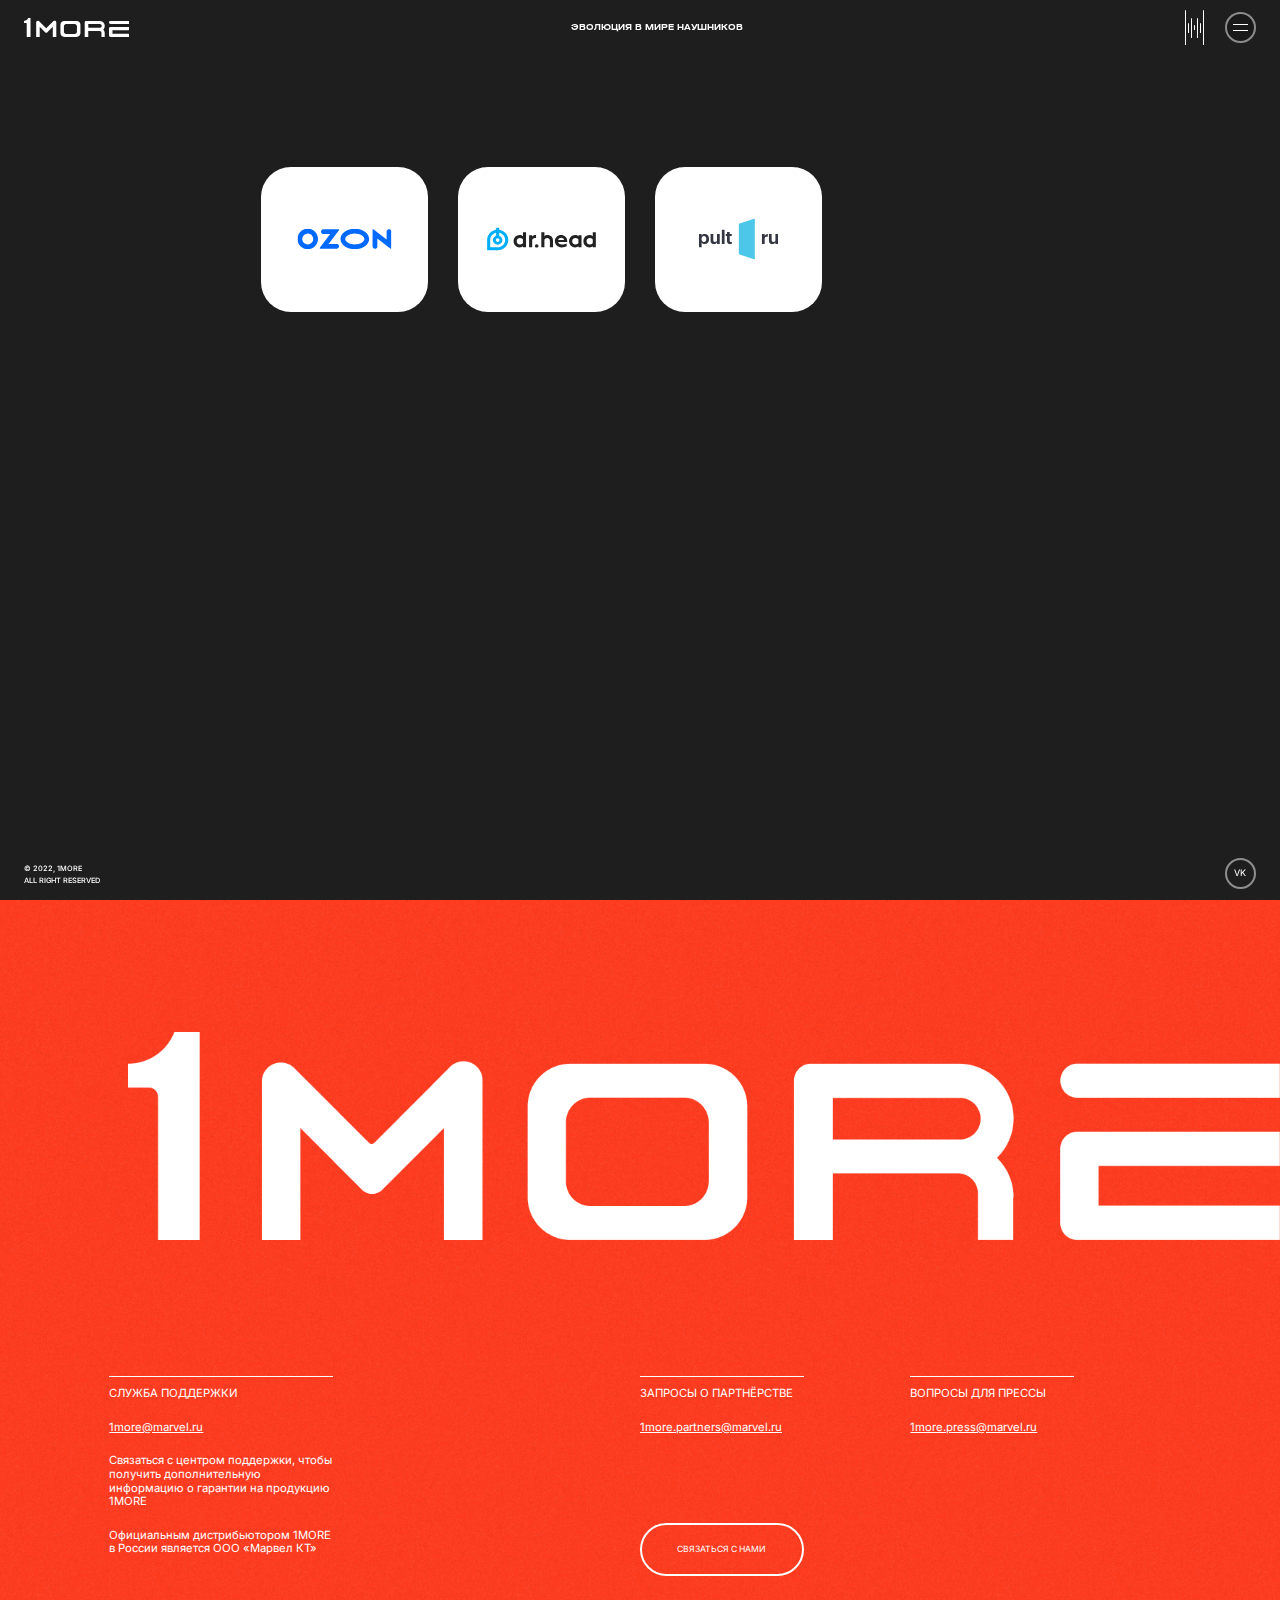
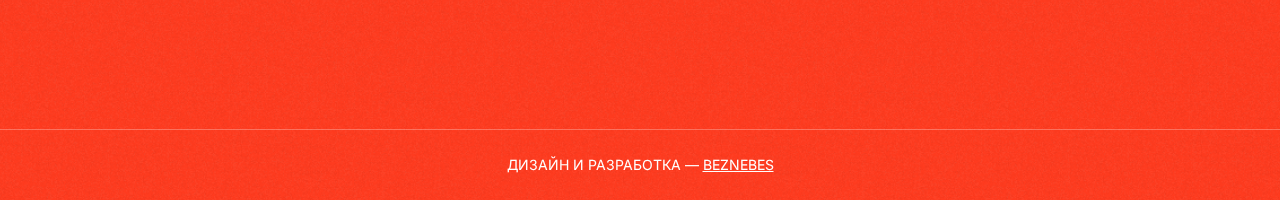
<file: buy.html>
<!DOCTYPE html>
<html lang="ru">

<head>
    <meta charset="UTF-8">
    <meta http-equiv="X-UA-Compatible" content="IE=edge">
    <meta name="viewport" content="width=device-width, initial-scale=1.0">
    <title>1MORE</title>

    <link rel="stylesheet" href="/assets/css/normalize.css">
    <link rel="stylesheet" href="/assets/css/style.css">
    <link rel="stylesheet" href="/assets/css/media.css">
    <link rel="stylesheet" href="/assets/css/stylesBuyPage.css">

</head>

<body>
    <!-- Header -->
    <header>
        <div class="header-wrapper">
            <div class="header-logo">
                <img src="/assets/image/logo_header.svg" alt="">
            </div>
            <div class="header-tagline">
                Эволюция в мире наушников
            </div>
            <div class="header-right">
                <div class="header-music">
                    <div class='sound-icon disabled'>
                        <div class='sound-wave'>
                            <i class='bar'></i>
                            <i class='bar'></i>
                            <i class='bar'></i>
                            <i class='bar'></i>
                            <i class='bar'></i>
                            <i class='bar'></i>
                            <i class='bar'></i>
                        </div>
                    </div>
                </div>
                <div class="header-burger">
                    <span></span>
                </div>
            </div>
        </div>
    </header>
    <!-- End Header -->

    <!-- content -->
    <div class="container">
        <div class="partners-row">
            <a href="">
                <div class="partners-item">
                    <img src="/assets/image/partners/Ozon logo.svg" alt="">
                </div>
            </a>
            <a href="">
                <div class="partners-item">
                    <img src="/assets/image/partners/Dr.Head logo.svg" alt="">
                </div>
            </a>
            <a href="">
                <div class="partners-item">
                    <img src="/assets/image/partners/pult.ru logo.svg" alt="">
                </div>
            </a>
            
        </div>
    </div>
    <!-- //content -->

    <!-- Page Contacts -->
    <div class="page-contacts" id="contacts">
        <div class="contacts-wrapper">

            <div class="contacts-logo">
                <span class="contacts-logo_elem"><img src="/assets/image/logo_banner.png" alt=""></span>
                <span class="contacts-logo_elem"><img src="/assets/image/logo_banner.png" alt=""></span>
            </div>

            <div class="contacts-container">
                <div class="contacts-left">
                    <p class="upper">Служба поддержки</p>
                    <p><a href="mailto:1more@marvel.ru">1more@marvel.ru</a></p>
                    <p>
                        Связаться с центром поддержки,
                        чтобы получить дополнительную
                        информацию о гарантии на продукцию 1MORE
                    </p>
                    </p>Официальным дистрибьютором 1MORE в России является ООО «Марвел КТ»</p>
                </div>
                <div class="contacts-right">
                    <div class="contacts-right_partners">
                        <p class="upper">Запросы о партнёрстве</p>
                        <p><a href="mailto:1more.partners@marvel.ru">1more.partners@marvel.ru</a></p>
                        <!-- <div class="contacts_btn-callback">СВЯЗАТЬСЯ С НАМИ</div> -->
                    </div>
                    <div class="contacts-right_press">
                        <p class="upper">Вопросы для прессы</p>
                        <p><a href="1more.press@marvel.ru">1more.press@marvel.ru</a></p>
                    </div>
                    <div class="contacts_btn-callback">СВЯЗАТЬСЯ С НАМИ</div>
                </div>
            </div>
        </div>

        <div class="footer-static">
            <div class="center-block">
                <span>Дизайн и разработка — <a href="#">BEZNEBES</a></span>
            </div>
        </div>

    </div>
    <!-- End Page Contacts -->


    <footer id="footer">
        <div class="left-block">
            <span>© 2022, 1MORE <br>ALL RIGHT RESERVED</span>
        </div>
        <div class="right-block">
            <span><a href="https://vk.com/">vk</a></span>
        </div>
    </footer>

    <script src="/assets/js/jquery.min.js"></script>

    <script src="/assets/js/gsap.min.js"></script>
    <script src="/assets/js/ScrollTrigger.min.js"></script>

    <script src="/assets/js/script.js"></script>
    <script src="/assets/js/test.js"></script>
</body>

</html>
</file>
<file: assets/css/style.css>
@import url("https://fonts.googleapis.com/css2?family=Inter:wght@400;500;600;700&display=swap");

@font-face {
  font-family: "Halvar Breitschrift DEMO";
  src: url(/assets/fonts/HalvarBreitschriftDEMO-Bold.otf);
}

/* Анимации @keyframes */
/* Анимация фона для таймлайна */
.first-background {
  background: radial-gradient(
      50% 50% at 50% 50%,
      #162287 0%,
      rgba(24, 26, 32, 0) 100%
    ),
    radial-gradient(50% 50% at 50% 50%, #551687 0%, rgba(24, 26, 32, 0) 100%),
    radial-gradient(50% 50% at 50% 50%, #558716 0%, rgba(24, 26, 32, 0) 100%),
    radial-gradient(50% 50% at 50% 50%, #fe3b1f 0%, rgba(15, 16, 17, 0) 100%),
    #000000;
  background-position: 0% -30%, 100% 20%, 0% 60%, 100% 100%;
  background-repeat: no-repeat, no-repeat, no-repeat, no-repeat;
  background-size: 3000px 3000px, 3000px 3000px, 3000px 3000px, 3000px 3000px;
  background-attachment: scroll;
  animation: bganimationFirst 15s infinite;
  -webkit-animation: bganimationFirst 15s infinite;
}

@-webkit-keyframes bganimationFirst {
  0% {
    background-position: 0% -30%, 100% 20%, 0% 60%, 100% 100%;
  }

  50% {
    background-position: 0% 0%, 100% 40%, 0% 80%, 100% 100%;
  }

  100% {
    background-position: 50% 10%, 50% 20%, 50% 60%, 50% 80%;
  }
}

@keyframes bganimationFirst {
  0% {
    background-position: 0% -30%, 100% 20%, 0% 60%, 100% 100%;
  }

  50% {
    background-position: 0% 0%, 100% 40%, 0% 80%, 100% 100%;
  }

  100% {
    background-position: 50% 10%, 50% 20%, 50% 60%, 50% 80%;
  }
}

/* Анимация звуковой волны */
.sound-icon {
  display: flex;
  flex-direction: column;
  align-items: center;
}

.sound-wave {
  width: 21px;
  height: 21px;
  display: flex;
  justify-content: space-around;
  align-items: center;
}

.sound-wave .bar {
  display: block;
  width: 1px;
  margin-right: 1px;
  height: 60px;
  background: #fefefe;
  border-radius: 50px;
  -webkit-animation: sound 0ms -800ms linear infinite alternate;
  animation: sound 0ms -800ms linear infinite alternate;
  transition: height 0.8s;
}

.sound-wave .bar2 {
  display: block;
  width: 2px;
  margin-right: 1px;
  height: 70px;
  background: #fefefe;
  border-radius: 50px;
  -webkit-animation: sound2 0ms -800ms linear infinite alternate;
  animation: sound2 0ms -800ms linear infinite alternate;
  transition: height 0.8s;
}

@-webkit-keyframes sound {
  0% {
    opacity: 0.35;
    height: 6px;
  }

  100% {
    opacity: 1;
    height: 21px;
  }
}

@keyframes sound {
  0% {
    opacity: 0.35;
    height: 6px;
  }

  100% {
    opacity: 1;
    height: 21px;
  }
}

@-webkit-keyframes sound2 {
  0% {
    opacity: 0.35;
    height: 6px;
  }

  100% {
    opacity: 1;
    height: 21px;
  }
}

@keyframes sound2 {
  0% {
    opacity: 0.35;
    height: 6px;
  }

  100% {
    opacity: 1;
    height: 21px;
  }
}

.bar:nth-child(1) {
  height: 35px;
  -webkit-animation-duration: 474ms;
  animation-duration: 474ms;
}

.bar:nth-child(2) {
  height: 10px;
  -webkit-animation-duration: 433ms;
  animation-duration: 433ms;
}

.bar:nth-child(3) {
  height: 20px;
  -webkit-animation-duration: 407ms;
  animation-duration: 407ms;
}

.bar:nth-child(4) {
  height: 5px;
  -webkit-animation-duration: 458ms;
  animation-duration: 458ms;
}

.bar:nth-child(5) {
  height: 20px;
  -webkit-animation-duration: 400ms;
  animation-duration: 400ms;
}

.bar:nth-child(6) {
  height: 10px;
  -webkit-animation-duration: 427ms;
  animation-duration: 427ms;
}

.bar:nth-child(7) {
  height: 35px;
  -webkit-animation-duration: 441ms;
  animation-duration: 441ms;
}
/* End @keyframes */

/* Delete scrollbar in body */
body::-webkit-scrollbar {
  display: none;
}

body {
  background: #1e1e1e;
  font-family: "Inter", sans-serif;
  color: #ffffff;
  font-size: calc(13px + (18 - 13) * ((100vw - 1440px) / (1920 - 1440)));
  font-weight: 400;
  line-height: 1.2;
  overflow-x: hidden;
}

body.active {
  overflow: hidden;
}

h1 {
  font-family: Halvar Breitschrift DEMO;
  font-weight: 700;
  text-transform: uppercase;
  font-size: calc(48px + (65 - 48) * ((100vw - 1440px) / (1920 - 1440)));
  line-height: 0.92;
}

header {
  position: fixed;
  background: transparent;
  z-index: 99;
  width: 100vw;
}

.header-wrapper {
  padding: calc(14px + (20 - 14) * ((100vw - 1440px) / (1920 - 1440)))
    calc(27px + (37 - 27) * ((100vw - 1440px) / (1920 - 1440)));
  display: flex;
  align-items: center;
  justify-content: space-between;
  width: 100%;
}

.header-logo {
}

.header-logo img {
  width: 100%;
}

.header-tagline {
  font-family: Halvar Breitschrift DEMO;
  font-size: calc(10px + (14 - 10) * ((100vw - 1440px) / (1920 - 1440)));
  text-transform: uppercase;
}

.header-right {
  display: flex;
  justify-content: center;
  align-items: center;
}

.header-music {
}

.header-burger {
  position: relative;
  display: flex;
  flex-direction: column;
  justify-content: space-between;
  align-items: center;
  margin-left: 20px;
  width: calc(35px + (47 - 35) * ((100vw - 1440px) / (1920 - 1440)));
  height: calc(35px + (47 - 35) * ((100vw - 1440px) / (1920 - 1440)));
  border-radius: 50%;
  border: 2px solid rgba(255, 255, 255, 0.5);
  background: rgba(0, 0, 0, 0.15);
  cursor: pointer;
}

.header-burger span {
  position: absolute;
  top: 50%;
  display: block;
  width: 55%;
}

.header-burger span::before,
.header-burger span::after {
  position: absolute;
  display: block;
  height: 1px;
  width: 100%;
  background-color: #ffffff;
  content: "";
}

.header-burger span::before {
  bottom: -3px;
  transition: bottom 0.1s, transform 0.3s;
  -webkit-transition: bottom 0.1s, transform 0.3s;
  -moz-transition: bottom 0.1s, transform 0.3s;
  -ms-transition: bottom 0.1s, transform 0.3s;
  -o-transition: bottom 0.1s, transform 0.3s;
  transition-property: bottom, transform;
}

.header-burger span::after {
  bottom: 3px;
  transition: bottom 0.1s, transform 0.3s;
  -webkit-transition: bottom 0.1s, transform 0.3s;
  -moz-transition: bottom 0.1s, transform 0.3s;
  -ms-transition: bottom 0.1s, transform 0.3s;
  -o-transition: bottom 0.1s, transform 0.3s;
  transition-property: bottom, transform;
}

.header-burger:hover {
  background: #ffffff;
  box-shadow: 0px 0px 47px 5px #cb884a, inset 0px 0px 5px rgb(0 0 0 / 25%);
}

.header-burger:hover span:before,
.header-burger:hover span::after {
  background-color: #111112;
}

.header-burger:hover span {
  transition: all 0.15s;
  -webkit-transition: all 0.15s;
  -moz-transition: all 0.15s;
  -ms-transition: all 0.15s;
  -o-transition: all 0.15s;
}

.header-burger:hover span::before {
  bottom: 0;
  transform: rotate(-90deg);
  -webkit-transform: rotate(-90deg);
  -moz-transform: rotate(-90deg);
  -ms-transform: rotate(-90deg);
  -o-transform: rotate(-90deg);
  transition: bottom 0.7s, transform 0.4s;
  -webkit-transition: bottom 0.7s, transform 0.4s;
  -moz-transition: bottom 0.7s, transform 0.4s;
  -ms-transition: bottom 0.7s, transform 0.4s;
  -o-transition: bottom 0.7s, transform 0.4s;
  transition-delay: 0s, 0.2s;
  transition-property: bottom, transform;
}

.header-burger:hover span::after {
  bottom: 0;
  transform: rotate(-180deg);
  -webkit-transform: rotate(-180deg);
  -moz-transform: rotate(-180deg);
  -ms-transform: rotate(-180deg);
  -o-transform: rotate(-180deg);
  transition: bottom 0.7s, transform 0.3s;
  -webkit-transition: bottom 0.7s, transform 0.3s;
  -moz-transition: bottom 0.7s, transform 0.3s;
  -ms-transition: bottom 0.7s, transform 0.3s;
  -o-transition: bottom 0.7s, transform 0.3s;
  transition-delay: 0s, 0.2s;
  transition-property: bottom, transform;
}

.header-burger.active span {
  transform: rotate(-45deg);
  -webkit-transform: rotate(-45deg);
  -moz-transform: rotate(-45deg);
  -ms-transform: rotate(-45deg);
  -o-transform: rotate(-45deg);
  transition: all 0.2s;
  -webkit-transition: all 0.2s;
  -moz-transition: all 0.2s;
  -ms-transition: all 0.2s;
  -o-transition: all 0.2s;
}

.header-burger.active span::before {
  bottom: 0;
  transform: rotate(-90deg);
  -webkit-transform: rotate(-90deg);
  -moz-transform: rotate(-90deg);
  -ms-transform: rotate(-90deg);
  -o-transform: rotate(-90deg);

  transition: rotate 0.8s;
  -webkit-transition: rotate 0.8s;
  -moz-transition: rotate 0.8s;
  -ms-transition: rotate 0.8s;
  -o-transition: rotate 0.8s;
}

.header-burger.active span::after {
  bottom: 0;
  transform: rotate(-180deg);
  -webkit-transform: rotate(-180deg);
  -moz-transform: rotate(-180deg);
  -ms-transform: rotate(-180deg);
  -o-transform: rotate(-180deg);

  transition: rotate 0.8s;
  -webkit-transition: rotate 0.8s;
  -moz-transition: rotate 0.8s;
  -ms-transition: rotate 0.8s;
  -o-transition: rotate 0.8s;
}

/* Главный экран */
html,
body,
.hero-container {
  height: 100%;
}

.hero_bg-img {
  position: absolute;
  top: 0;
  left: 0;
  width: 100%;
  height: 100%;
}

.hero-container {
  position: relative;
  overflow: hidden;
  height: 100vh;
}

.hero-item {
  display: flex;
  flex-direction: column;
  justify-content: center;
  align-items: center;
  position: absolute;
  width: 100%;
  height: 100%;
  overflow: hidden;
}

.hero-item .hero_bg-img {
  width: 100%;
  height: 120%;
  -o-object-fit: cover;
  object-fit: cover;
}

.heroItem-title {
  position: relative;
}

.circles-wrapper {
  position: absolute;
  display: flex;
  justify-content: center;
  align-items: center;
  width: 100%;
  height: 100%;
  padding: 0 calc(223px + (297 - 223) * ((100vw - 1440px) / (1920 - 1440)));
  overflow: hidden;
  transform-origin: center center;
}

.circles-wrapper svg {
  width: 100%;
}

.gift-link {
  margin-right: calc(197px + (263 - 197) * ((100vw - 1440px) / (1920 - 1440)));
}

.gift {
  width: calc(108px + (144 - 108) * ((100vw - 1440px) / (1920 - 1440)));
  height: calc(108px + (144 - 108) * ((100vw - 1440px) / (1920 - 1440)));
  display: flex;
  justify-content: center;
  align-items: center;
  text-align: center;
  background-color: #cb884a;
  border: 2px solid #f0a560;
  box-shadow: 0px 0px 47px 5px #cb884a, inset 0px 0px 5px rgba(0, 0, 0, 0.25);
  border-radius: 100%;
  -webkit-border-radius: 100%;
  -moz-border-radius: 100%;
  -ms-border-radius: 100%;
  -o-border-radius: 100%;
  cursor: pointer;
  transition: scale 0.5s;
  -webkit-transition: scale 0.5s;
  -moz-transition: scale 0.5s;
  -ms-transition: scale 0.5s;
  -o-transition: scale 0.5s;
}

.gift:hover {
  scale: 0.9;
  transition: scale 0.5s;
  -webkit-transition: scale 0.5s;
  -moz-transition: scale 0.5s;
  -ms-transition: scale 0.5s;
  -o-transition: scale 0.5s;
}

.gift > span {
  font-size: calc(10.5px + (14 - 10.5) * ((100vw - 1440px) / (1920 - 1440)));
  font-weight: 700;
  text-transform: uppercase;
}

.section {
  height: 100vh;
  display: flex;
  justify-content: center;
  align-items: center;
}

.section-elem_wrapper {
  position: absolute;
  display: grid;
  align-items: center;
  width: 100%;
  height: 100%;
  padding: 0 calc(180px + (240 - 180) * ((100vw - 1440px) / (1920 - 1440)));
}

.section-title_wrapper {
  display: flex;
  justify-content: space-between;
  width: 100%;
}

.section_title {
}

.section_title h1 {
  max-width: 120px;
}

.section_title p {
  margin-top: calc(23px + (30 - 23) * ((100vw - 1440px) / (1920 - 1440)));
  max-width: calc(246px + (330 - 246) * ((100vw - 1440px) / (1920 - 1440)));
  text-indent: 1.9rem;
}

.section_img {
  width: 100vw;
  display: grid;
  justify-content: center;
  padding: 0 calc(420px + (560 - 420) * ((100vw - 1440px) / (1920 - 1440)));
  z-index: 0;
}

.section_img img {
  width: 100%;
}

.section_mini-img {
  display: flex;
  justify-content: flex-end;
  margin-right: calc(117px + (155 - 117) * ((100vw - 1440px) / (1920 - 1440)));
  margin-top: -20vh;
}

.section_mini-img img {
  width: calc(177px + (237 - 177) * ((100vw - 1440px) / (1920 - 1440)));
  border-radius: 12px;
  -webkit-border-radius: 12px;
  -moz-border-radius: 12px;
  -ms-border-radius: 12px;
  -o-border-radius: 12px;
}

.section-description {
  position: absolute;
  bottom: 60px;
  display: grid;
  align-items: start;
  grid-template-columns: repeat(4, 1fr);
  grid-column-gap: calc(80px + (108 - 80) * ((100vw - 1440px) / (1920 - 1440)));
}

.description-item {
  max-width: calc(167px + (220 - 167) * ((100vw - 1440px) / (1920 - 1440)));
  line-height: 1;
}

.description-item > span {
  font-size: calc(10px + (14 - 10) * ((100vw - 1440px) / (1920 - 1440)));
}

.description-item > span::before {
  display: block;
  width: 100%;
  height: 1px;
  content: "";
  background-color: #ffffff;
  margin-bottom: 7px;
}

/* Экран c таймлайном */
.evolution-page {
  overflow-x: hidden;
  padding: 600px 0;
}

.evolution-wrapper {
  position: relative;
  margin: 0 auto;
  width: 100%;
}

.ag-timeline_title-box {
  padding: 0 0 30px;
  text-align: center;
}

.ag-timeline_tagline {
  font-size: 40px;
  color: rgb(84, 89, 95);
}

.ag-timeline_item {
  position: relative;
  margin: 0 0 calc(58px + (78 - 58) * ((100vw - 1440px) / (1920 - 1440)));
}

.ag-timeline_item:nth-child(2n) {
  text-align: right;
}

.ag-timeline_item:nth-child(2n) .ag-timeline-card_img {
  order: 2;
}

.ag-timeline_item:nth-child(2n) .ag-timeline-card_info {
  order: 1;
  margin-right: -70px;
  margin-left: 70px;
}

.ag-timeline {
  position: relative;
  margin: 0 auto;
  display: inline-block;
  width: 100%;
  max-width: 100%;
}

.ag-timeline_line {
  background-image: linear-gradient(
    180deg,
    rgba(255, 255, 255, 0.2),
    rgba(255, 255, 255, 0.2) 75%,
    transparent 75%,
    transparent 100%
  );
  background-size: 1px 15px;
  border: none;
  width: 1.5px;
  position: absolute;
  top: 2px;
  left: 50%;
  bottom: 0;
  overflow: hidden;
  transform: translateX(-50%);
  margin-top: -60vh;
}

.ag-timeline_line-progress {
  width: 100%;
  height: 20%;
  background-image: linear-gradient(
    180deg,
    rgba(255, 255, 255),
    rgba(255, 255, 255) 75%,
    transparent 75%,
    transparent 100%
  );
  background-size: 1px 15px;
  border: none;
}

.ag-timeline-card_box {
  padding: 0 0 0 50%;
}

.ag-timeline_item:nth-child(2n) .ag-timeline-card_box {
  padding: 0 50% 0 0;
}

.ag-timeline-card_point-box {
  display: inline-block;
  margin: 150px 0 0 -12px;
  /* margin-top: 150px; */
}

.ag-timeline_item:nth-child(2n) .ag-timeline-card_point-box {
  margin: 150px 12px 0 0;
}

.ag-timeline-card_inner {
  display: flex;
  justify-content: space-between;
  align-items: center;
  width: 100%;
}

.ag-timeline-card_img-box img {
  width: 100%;
}

.ag-timeline-card_info {
  width: 40%;
  margin-left: -70px;
  margin-right: 70px;
  z-index: 1;
}

.ag-timeline-card_point {
  position: absolute;
  height: 24px;
  width: 24px;
  background-color: #2a213e;
  border-radius: 50%;
  border: 7px solid #ffffff;
  box-shadow: 0px 0px 20px 2px #ffffffa6;
  opacity: 0.2;
  z-index: 9;
  transition-duration: 0.4s;
}

.js-ag-active .ag-timeline-card_point {
  opacity: 1;
  transition-duration: 0.4s;
}

.ag-timeline-card_item {
  position: relative;
  display: inline-block;
  width: 50%;
  margin: -20vh 0 0 0;
  transition: transform 0.5s, opacity 0.5s;
}

.ag-timeline_item:nth-child(2n + 1)
  .ag-timeline-card_item
  .ag-timeline-card_inner
  .ag-timeline-card_img,
.ag-timeline_item:nth-child(2n + 1)
  .ag-timeline-card_item
  .ag-timeline-card_inner
  .ag-timeline-card_info
  .ag-timeline-card_desc {
  transform: translateX(-200%) scale(0.1);
  transition: all 0.6s;
  opacity: 0;
}

.ag-timeline_item:nth-child(2n)
  .ag-timeline-card_item
  .ag-timeline-card_inner
  .ag-timeline-card_img,
.ag-timeline_item:nth-child(2n)
  .ag-timeline-card_item
  .ag-timeline-card_inner
  .ag-timeline-card_desc {
  transform: translateX(200%) scale(0.1);
  transition: all 0.6s;
  opacity: 0;
}

.js-ag-active.ag-timeline_item:nth-child(2n + 1)
  .ag-timeline-card_item
  .ag-timeline-card_inner
  .ag-timeline-card_img,
.js-ag-active.ag-timeline_item:nth-child(2n)
  .ag-timeline-card_item
  .ag-timeline-card_inner
  .ag-timeline-card_img,
.js-ag-active.ag-timeline_item:nth-child(2n + 1)
  .ag-timeline-card_item
  .ag-timeline-card_inner
  .ag-timeline-card_info
  .ag-timeline-card_desc,
.js-ag-active.ag-timeline_item:nth-child(2n)
  .ag-timeline-card_item
  .ag-timeline-card_inner
  .ag-timeline-card_info
  .ag-timeline-card_desc {
  opacity: 1;
  transform: translateX(0) scale(1);
  transition: all 0.5s;
  -webkit-transition: all 0.5s;
  -moz-transition: all 0.5s;
  -ms-transition: all 0.5s;
  -o-transition: all 0.5s;
}

.ag-timeline-card_img {
  width: 60%;
  opacity: 0.8;
}

.ag-timeline-card_title {
  display: block;
  font-family: Halvar Breitschrift DEMO;
  font-weight: 500;
  font-size: calc(48px + (64 - 48) * ((100vw - 1440px) / (1920 - 1440)));
  text-transform: uppercase;
  line-height: 1;
  margin: 0;
  margin-bottom: 18px;
  text-align: right;
  opacity: 0.2;
  transition-duration: 0.4s;
}

.js-ag-active .ag-timeline-card_title {
  opacity: 1;
  transition-duration: 0.4s;
}

.ag-timeline_item:nth-child(2n) .ag-timeline-card_title {
  text-align: left;
}

.ag-timeline-card_desc {
  text-align: right;
}

.ag-timeline_item:nth-child(2n) .ag-timeline-card_desc {
  text-align: left;
}

/* Экран с баннером */
.page-banner {
  overflow: hidden;
}

.banner-wrapper {
}

.banner_horizontal-container {
  display: flex;
  align-items: center;
  width: 200%;
  overflow-x: hidden;
}

.banner-first {
  position: relative;
  width: 100vw;
  height: 100vh;
  background-color: #000;
  overflow: hidden;
}

.banner-second {
  width: 100vw;
  height: 100vh;
  overflow: hidden;
}

.banner-second img {
  width: 100%;
  height: 100%;
}

.ban-img {
  -o-object-fit: cover;
  object-fit: cover;
}

.banner-radius {
  border-top-left-radius: 50%;
  border-top-right-radius: 50%;
  width: 100%;
  height: 100%;
}

.banner-title {
  position: absolute;
  display: flex;
  justify-content: space-between;
  width: 100%;
  bottom: calc(67px + (88 - 67) * ((100vw - 1440px) / (1920 - 1440)));
  padding: 0 calc(70px + (93 - 70) * ((100vw - 1440px) / (1920 - 1440)));
  overflow: hidden;
}

.banner-title h1 {
  font-family: Halvar Breitschrift DEMO;
  font-weight: 700;
  text-transform: uppercase;
  font-size: calc(165px + (220 - 165) * ((100vw - 1440px) / (1920 - 1440)));
}

.banner-description_wrapper {
  position: absolute;
  display: flex;
  justify-content: space-between;
  width: 100%;
  padding: 0 calc(114px + (200 - 114) * ((100vw - 1440px) / (1920 - 1440)));
  opacity: 1;
}

.banner-description-left {
  padding-left: 38px;
  max-width: calc(240px + (300 - 240) * ((100vw - 1440px) / (1920 - 1440)));
}

.banner-description-left p {
  text-indent: 1.9rem;
}

.banner-description-left::before {
  background-color: #ffffff;
  display: block;
  content: "";
  height: 1px;
  width: 100%;
  margin-bottom: 6px;
}

.banner-description-right {
  max-width: 280px;
}

.banner-description-right span {
  font-size: calc(12px + (14 - 12) * ((100vw - 1440px) / (1920 - 1440)));
}

.banner-btn {
  position: relative;
  display: flex;
  justify-content: center;
  align-items: center;
  text-align: center;
  width: calc(39px + (53 - 39) * ((100vw - 1440px) / (1920 - 1440)));
  height: calc(39px + (53 - 39) * ((100vw - 1440px) / (1920 - 1440)));
  margin-top: 28px;
  background: #cb884a;
  border: 2px solid #f0a560;
  box-shadow: 0px 0px 35.25px 3.75px #cb884a,
    inset 0px 0px 3.75px rgba(0, 0, 0, 0.25);
  border-radius: 50%;
  -webkit-border-radius: 50%;
  -moz-border-radius: 50%;
  -ms-border-radius: 50%;
  -o-border-radius: 50%;
  cursor: pointer;
  transition: box-shadow 0.5s;
  -webkit-transition: box-shadow 0.5s;
  -moz-transition: box-shadow 0.5s;
  -ms-transition: box-shadow 0.5s;
  -o-transition: box-shadow 0.5s;
}

.banner-btn:hover span {
  transform: rotate(-90deg);
  -webkit-transform: rotate(-90deg);
  -moz-transform: rotate(-90deg);
  -ms-transform: rotate(-90deg);
  -o-transform: rotate(-90deg);
  transition: all 0.3s;
  -webkit-transition: all 0.3s;
  -moz-transition: all 0.3s;
  -ms-transition: all 0.3s;
  -o-transition: all 0.3s;
}

.banner-btn:not(span):hover {
  background: transparent;
  box-shadow: 0px 0px 55.25px 5.75px #cb884a,
    inset 0px 0px 4.75px rgba(0, 0, 0, 0.55);
  transition: box-shadow 0.5s;
  -webkit-transition: box-shadow 0.5s;
  -moz-transition: box-shadow 0.5s;
  -ms-transition: box-shadow 0.5s;
  -o-transition: box-shadow 0.5s;
}

.banner-btn span {
  position: absolute;
  display: block;
  width: 55%;
  transition: all 0.3s;
  -webkit-transition: all 0.3s;
  -moz-transition: all 0.3s;
  -ms-transition: all 0.3s;
  -o-transition: all 0.3s;
}

.banner-btn span::before,
.banner-btn span::after {
  position: absolute;
  display: block;
  height: 2px;
  width: 100%;
  background-color: #ffffff;
  content: "";
}

.banner-btn span::before {
  transform: rotate(0deg);
  -webkit-transform: rotate(0deg);
  -moz-transform: rotate(0deg);
  -ms-transform: rotate(0deg);
  -o-transform: rotate(0deg);
}

.banner-btn span::after {
  transform: rotate(90deg);
  -webkit-transform: rotate(90deg);
  -moz-transform: rotate(90deg);
  -ms-transform: rotate(90deg);
  -o-transform: rotate(90deg);
}

/* Экран с конкурсом */
.page-contest {
  display: flex;
  align-items: center;
  width: 100%;
  height: 100vh;
  margin-top: -1px;
  overflow: hidden;
}

.contest-wrapper {
  position: relative;
  display: flex;
  align-items: center;
  padding: 0 calc(50px + (60 - 50) * ((100vw - 1440px) / (1920 - 1440)));
  width: 100%;
}

.contest-wave {
  position: absolute;
  left: 0;
  width: 100%;
  z-index: -1;
  transform: translateY(-20%) scale(0.1);
  -webkit-transform: translateY(-20%) scale(0.1);
  -moz-transform: translateY(-20%) scale(0.1);
  -ms-transform: translateY(-20%) scale(0.1);
  -o-transform: translateY(-20%) scale(0.1);
}

.contest-headphones-container {
  display: flex;
  justify-content: space-between;
  grid-template-columns: repeat(2, 1fr);
  width: 100%;
}

.contest-left-headphone {
  margin-left: -30%;
}

.contest-right-headphone {
  margin-right: -30%;
}

.contest-left-headphone img,
.contest-right-headphone img {
  width: 100%;
}

.contest-container {
  position: absolute;
  left: 0;
  display: flex;
  align-items: center;
  flex-direction: column;
  text-align: center;
  padding: 0 calc(388px + (456 - 388) * ((100vw - 1440px) / (1920 - 1440)));
  transform: translateY(-20%);
  -webkit-transform: translateY(-20%);
  -moz-transform: translateY(-20%);
  -ms-transform: translateY(-20%);
  -o-transform: translateY(-20%);
}

.contest-description {
}

.contest-description span {
  display: block;
  margin-bottom: calc(56px + (76 - 56) * ((100vw - 1440px) / (1920 - 1440)));
  font-size: calc(18px + (24 - 18) * ((100vw - 1440px) / (1920 - 1440)));
  font-weight: 500;
  transform: translateY(-300%);
  -webkit-transform: translateY(-300%);
  -moz-transform: translateY(-300%);
  -ms-transform: translateY(-300%);
  -o-transform: translateY(-300%);
  opacity: 0;
}

.contest-description h1 {
  display: block;
  margin-bottom: calc(35px + (49 - 35) * ((100vw - 1440px) / (1920 - 1440)));
  font-family: Halvar Breitschrift DEMO;
  font-size: calc(62px + (82 - 62) * ((100vw - 1440px) / (1920 - 1440)));
  font-weight: 700;
  line-height: 0.92;
  transform: translateY(-80%);
  -webkit-transform: translateY(-80%);
  -moz-transform: translateY(-80%);
  -ms-transform: translateY(-80%);
  -o-transform: translateY(-80%);
  opacity: 0;
}

.contest-btn {
  display: flex;
  justify-content: center;
  align-items: center;
  font-size: calc(11px + (14 - 11) * ((100vw - 1440px) / (1920 - 1440)));
  font-weight: 700;
  text-transform: uppercase;
  padding: calc(17px + (23 - 17) * ((100vw - 1440px) / (1920 - 1440)))
    calc(23px + (36 - 23) * ((100vw - 1440px) / (1920 - 1440)));
  background: #cb884a;
  border: 2px solid #f0a560;
  box-shadow: 0px 0px 47px 5px #cb884a, inset 0px 0px 5px rgba(0, 0, 0, 0.25);
  border-radius: 5000px;
  cursor: pointer;
  transform: translateY(600%);
  -webkit-transform: translateY(600%);
  -moz-transform: translateY(600%);
  -ms-transform: translateY(600%);
  -o-transform: translateY(600%);
  opacity: 0;
}

.contest-btn:hover {
  background: transparent;
  box-shadow: 0px 0px 55.25px 5.75px #cb884a,
    inset 0px 0px 4.75px rgba(0, 0, 0, 0.55);
  transition: box-shadow 0.5s;
  -webkit-transition: box-shadow 0.5s;
  -moz-transition: box-shadow 0.5s;
  -ms-transition: box-shadow 0.5s;
  -o-transition: box-shadow 0.5s;
}

#overallBackground {
  background: radial-gradient(
    50% 50% at 50% 50%,
    #363d45 0%,
    rgba(24, 26, 32, 0) 50%
  );
  background-repeat: no-repeat;
  background-position: center center;
  background-size: 3000px 3000px;
}

/* Экран с участниками */
.page-participants {
}

.participants-wrapper {
  padding: 0 calc(40px + (50 - 40) * ((100vw - 1440px) / (1920 - 1440)));
  padding-top: calc(142px + (190 - 142) * ((100vw - 1440px) / (1920 - 1440)));
  padding-bottom: calc(82px + (110 - 82) * ((100vw - 1440px) / (1920 - 1440)));
}

.participants-items {
  display: grid;
  grid-template-rows: auto;
  grid-template-columns: repeat(4, 1fr);
  grid-gap: 28px;
}

.participants-item {
  position: relative;
  display: flex;
  flex-direction: column;
}

.participants-item_img {
  position: relative;
  width: 100%;
  overflow: hidden;
}

.participants-item_img img {
  width: 100%;
  border-radius: 37px;
}

.participants-item_img::after {
  position: absolute;
  top: 0;
  left: 0;
  display: block;
  width: 100%;
  height: 100%;
  content: "";
  border-radius: 37px;
  background: transparent;
  background: linear-gradient(
    180deg,
    rgba(26, 27, 29, 0.153846) 0%,
    #1a1b1d 100%
  );
}

.participants-item_description {
  position: absolute;
  bottom: 0;
  padding-bottom: calc(35px + (43 - 35) * ((100vw - 1440px) / (1920 - 1440)));
  padding-left: calc(25px + (34 - 25) * ((100vw - 1440px) / (1920 - 1440)));
}

.participants-item_description h3 {
  margin: 0;
  font-family: Halvar Breitschrift DEMO;
  font-size: calc(27px + (36 - 27) * ((100vw - 1440px) / (1920 - 1440)));
  font-weight: 700;
  line-height: 1;
}

.participants-more {
  display: flex;
  justify-content: center;
  align-items: center;
  text-align: center;
  margin-top: calc(64px + (84 - 64) * ((100vw - 1440px) / (1920 - 1440)));
  width: 100%;
  cursor: pointer;
}

.participants-more::after {
  content: url(/assets/image/arrow_more.png);
  margin-left: 27px;
}

/* Экран с тестом */
.page-test {
  background: url(/assets/image/test_img.png) center no-repeat;
  background-size: contain;
  position: relative;
  display: flex;
  height: 100vh;
}

.test-wrapper {
  display: flex;
  align-items: center;
}

.test-container {
  display: flex;
  flex-direction: column;
  justify-content: center;
  align-items: center;
  padding: 0 calc(380px + (506 - 380) * ((100vw - 1440px) / (1920 - 1440)));
}

.test-container span {
  font-size: calc(18px + (24 - 18) * ((100vw - 1440px) / (1920 - 1440)));
  text-transform: uppercase;
}

.test-decription {
  display: flex;
  flex-direction: column;
  justify-content: center;
  align-items: center;
  text-align: center;
  margin-top: calc(64px + (85 - 64) * ((100vw - 1440px) / (1920 - 1440)));
}

.test-decription p {
  margin-top: calc(10px + (13 - 10) * ((100vw - 1440px) / (1920 - 1440)));
  padding: 0 calc(155px + (213 - 155) * ((100vw - 1440px) / (1920 - 1440)));
  font-size: calc(18px + (24 - 18) * ((100vw - 1440px) / (1920 - 1440)));
}

.test-btn {
  display: flex;
  justify-content: center;
  align-items: center;
  font-size: calc(11px + (14 - 11) * ((100vw - 1440px) / (1920 - 1440)));
  font-weight: 700;
  text-transform: uppercase;
  margin-top: calc(44px + (80 - 44) * ((100vw - 1440px) / (1920 - 1440)));
  padding: calc(17px + (23 - 17) * ((100vw - 1440px) / (1920 - 1440)))
    calc(23px + (36 - 23) * ((100vw - 1440px) / (1920 - 1440)));
  background: #cb884a;
  border: 2px solid #f0a560;
  box-shadow: 0px 0px 47px 5px #cb884a, inset 0px 0px 5px rgba(0, 0, 0, 0.25);
  border-radius: 5000px;
  cursor: pointer;
}

.test-btn:hover {
  background: transparent;
  box-shadow: 0px 0px 55.25px 5.75px #cb884a,
    inset 0px 0px 4.75px rgba(0, 0, 0, 0.55);
  transition: box-shadow 0.5s;
  -webkit-transition: box-shadow 0.5s;
  -moz-transition: box-shadow 0.5s;
  -ms-transition: box-shadow 0.5s;
  -o-transition: box-shadow 0.5s;
}

/* Экран покупки */
.page-buy {
}

.buy-wrapper {
  padding: 0 calc(152px + (202 - 152) * ((100vw - 1440px) / (1920 - 1440)));
}

.buy-title {
  padding-top: calc(160px + (213 - 160) * ((100vw - 1440px) / (1920 - 1440)));
  display: flex;
  flex-direction: column;
  align-items: center;
}

.buy-title h1:nth-child(1) {
}

.buy-title h1:nth-child(2) {
  color: #797979;
}

.buy-title h1:nth-child(3) {
  color: #fe3b1f;
}

.buy-items {
  display: grid;
  grid-template-rows: auto;
  grid-template-columns: repeat(3, 1fr);
  grid-gap: calc(38px + (50 - 38) * ((100vw - 1440px) / (1920 - 1440)));
  margin-top: calc(98px + (130 - 98) * ((100vw - 1440px) / (1920 - 1440)));
  margin-bottom: calc(85px + (113 - 85) * ((100vw - 1440px) / (1920 - 1440)));
}

.buy-item {
  display: flex;
  flex-direction: column;
}

.buy-item:nth-child(1),
.buy-item:nth-child(3) {
  margin-top: calc(82px + (108 - 82) * ((100vw - 1440px) / (1920 - 1440)));
}

.buy-item_img {
  display: flex;
  justify-content: center;
  align-items: center;
  background: #000000;
  border-radius: 5%;
  -webkit-border-radius: 5%;
  -moz-border-radius: 5%;
  -ms-border-radius: 5%;
  -o-border-radius: 5%;
}

.buy-item_img.active {
  background: #fe3b1f;
}

.buy-item_img img {
  width: 100%;
  border-radius: 5%;
  -webkit-border-radius: 5%;
  -moz-border-radius: 5%;
  -ms-border-radius: 5%;
  -o-border-radius: 5%;
}

.buy-item_description {
}

.buy-item_description h3 {
  margin: 0;
  margin-top: calc(15px + (20 - 15) * ((100vw - 1440px) / (1920 - 1440)));
  font-size: calc(27px + (36 - 27) * ((100vw - 1440px) / (1920 - 1440)));
}

.buy-item_description p {
  max-width: calc(207px + (277 - 207) * ((100vw - 1440px) / (1920 - 1440)));
  margin-top: calc(12px + (18 - 12) * ((100vw - 1440px) / (1920 - 1440)));
}

.buy-item_btn {
  display: flex;
  justify-content: center;
  align-items: center;
  width: 30%;
  font-size: calc(12px + (14 - 12) * ((100vw - 1440px) / (1920 - 1440)));
  font-weight: 700;
  text-transform: uppercase;
  padding: calc(17px + (23 - 17) * ((100vw - 1440px) / (1920 - 1440)))
    calc(25px + (35 - 25) * ((100vw - 1440px) / (1920 - 1440)));
  margin-top: calc(32px + (40 - 32) * ((100vw - 1440px) / (1920 - 1440)));
  border: 2px solid #f0a560;
  box-shadow: 0px 0px 47px 5px #cb884a, inset 0px 0px 5px rgba(0, 0, 0, 0.25);
  border-radius: 5000px;
  cursor: pointer;
  z-index: 12;
}

.buy-item_btn:hover {
  background-color: #cb884a;
  box-shadow: 0px 0px 55.25px 5.75px #cb884a,
    inset 0px 0px 4.75px rgb(0 0 0 / 55%);
}

/* Второй баннер */
html,
body,
.slide-container {
  height: 100vh;
}

.bg-img {
  position: absolute;
  top: 0;
  left: 0;
  width: 100%;
  height: 100%;
  -o-object-fit: cover;
  object-fit: cover;
}

.slide-container {
  position: relative;
  overflow: hidden;
}

.slide {
  display: flex;
  flex-direction: column;
  justify-content: center;
  align-items: center;
  position: absolute;
  width: 100%;
  height: 100%;
  overflow: hidden;
}

.slide .bg-img {
  width: 120%;
  height: 120%;
  right: 10%;
}

/* Контакты */
.page-contacts {
  position: relative;
  height: 100vh;
  background: url(/assets/image/noise-background.png) #fe3b1f;
}

.contacts-wrapper {
  display: flex;
  flex-direction: column;
  justify-content: center;
  height: 100%;
}

.contacts-logo {
  width: 100%;
  white-space: nowrap;
  overflow: hidden;
}

.contacts-logo img {
  width: 100%;
}

.contacts-logo_elem {
  display: inline-block;
  padding-left: 10%;
  -webkit-animation: scroll 9s infinite linear;
  animation: scroll 9s infinite linear;
}

/* Анимация прокрутки логотипа в контактах */
@-webkit-keyframes scroll {
  0% {
    transform: translateX(0);
  }
  100% {
    transform: translateX(-100%);
  }
}
@keyframes scroll {
  0% {
    transform: translateX(0);
  }
  100% {
    transform: translateX(-100%);
  }
}

.contacts-container {
  display: grid;
  grid-template-columns: repeat(2, 1fr);
  padding: 0 calc(123px + (164 - 123) * ((100vw - 1440px) / (1920 - 1440)));
  margin-top: calc(120px + (142 - 120) * ((100vw - 1440px) / (1920 - 1440)));
  margin-bottom: calc(106px + (147 - 106) * ((100vw - 1440px) / (1920 - 1440)));
}

.contacts-container p {
  margin-top: 20px;
}

.contacts-container p.upper {
  text-transform: uppercase;
}

.contacts-container p.upper::before {
  background-color: #ffffff;
  display: block;
  content: "";
  height: 1px;
  width: 100%;
  margin-bottom: 10px;
}

.contacts-container a {
  text-decoration: underline;
}

.contacts-left {
  max-width: calc(258px + (360 - 258) * ((100vw - 1440px) / (1920 - 1440)));
}

.contacts-right {
  display: grid;
  grid-template-columns: repeat(
    2,
    calc(184px + (245 - 184) * ((100vw - 1440px) / (1920 - 1440)))
  );
  grid-column-gap: calc(
    110px + (120 - 110) * ((100vw - 1440px) / (1920 - 1440))
  );
}

.contacts-right_partners,
.contacts-right_press {
  max-width: 250px;
}

.contacts_btn-callback {
  display: flex;
  justify-content: center;
  align-items: center;
  text-align: center;
  font-size: calc(10px + (14 - 10) * ((100vw - 1440px) / (1920 - 1440)));
  margin-top: 50px;
  border: 2px solid #ffffff;
  border-radius: 5000px;
  cursor: pointer;
}

.contacts_btn-callback:hover {
  background: #ffffff;
  color: #fe3b1f;
}

/* Футер */
.footer-static {
  position: absolute;
  bottom: 0;
  display: flex;
  align-items: center;
  justify-content: center;
  padding: calc(28px + (32 - 28) * ((100vw - 1440px) / (1920 - 1440)));
  border-top: 0.75px solid rgba(255, 255, 255, 0.28);
  width: 100vw;
}

.footer-static .center-block {
  z-index: 101;
}

.footer-static .center-block span {
  font-size: 14px;
  text-transform: uppercase;
}

.footer-static .center-block span a {
  text-decoration: underline;
}

footer {
  position: fixed;
  bottom: 0;
  display: flex;
  align-items: center;
  justify-content: space-between;
  padding: calc(13px + (19 - 13) * ((100vw - 1440px) / (1920 - 1440)))
    calc(27px + (35 - 27) * ((100vw - 1440px) / (1920 - 1440)));
  width: 100vw;
  z-index: 99;
}

footer.active {
  justify-content: space-between;
}

footer .left-block {
  max-width: 106px;
  line-height: 1;
}

footer .left-block span {
  font-size: calc(8px + (10 - 8) * ((100vw - 1440px) / (1920 - 1440)));
  font-weight: 500;
}

footer .right-block {
}

footer .right-block span {
  width: calc(35px + (47 - 35) * ((100vw - 1440px) / (1920 - 1440)));
  height: calc(35px + (47 - 35) * ((100vw - 1440px) / (1920 - 1440)));
  display: flex;
  justify-content: center;
  align-items: center;
  text-align: center;
  background-color: transparent;
  border: 2px solid #ffffff80;
  font-size: calc(10px + (13 - 10) * ((100vw - 1440px) / (1920 - 1440)));
  text-transform: uppercase;
  border-radius: 100%;
  -webkit-border-radius: 100%;
  -moz-border-radius: 100%;
  -ms-border-radius: 100%;
  -o-border-radius: 100%;
  cursor: pointer;
}

footer .right-block:hover span {
  background: #ffffff;
  color: #1e1e1e;
}

footer.active .left-block,
footer.active .right-block {
  display: block;
}

/* Модальные окна */

/* Меню */
.burger-menu {
  position: fixed;
  top: -200%;
  left: 0;
  display: flex;
  justify-content: center;
  align-items: center;
  width: 100%;
  height: 100vh;
  z-index: 90;
  background: #fe3b1f;
  transition: top 0.9s;
  -webkit-transition: top 0.9s;
  -moz-transition: top 0.9s;
  -ms-transition: top 0.9s;
  -o-transition: top 0.9s;
}

.burger-menu.active {
  position: fixed;
  top: 0;
  transition: top 0.9s;
  -webkit-transition: top 0.9s;
  -moz-transition: top 0.9s;
  -ms-transition: top 0.9s;
  -o-transition: top 0.9s;
}

.burger-menu_wrapper {
}

.burger-menu_content {
  text-align: center;
}

.burger-menu_content .burger-menu_list {
  padding: 0;
  margin: 0;
}

.burger-menu_content .burger-menu_list .burger-menu_list-item {
  list-style-type: none;
  font-family: Halvar Breitschrift DEMO;
  font-size: calc(64px + (72 - 64) * ((100vw - 1440px) / (1920 - 1440)));
  font-weight: 700;
  padding: 5px calc(150px + (200 - 150) * ((100vw - 1440px) / (1920 - 1440)));
  cursor: pointer;
}

.burger-menu_list-item:hover {
  color: #fe3b1f;
  background-color: #ffffff;
}

/* Модальное окно у баннера */
.banner-modal {
  position: absolute;
  top: -10000%;
  left: 0;
  width: 100%;
  height: 100%;
  background: rgba(14, 15, 16, 0.76);
  z-index: 100;
}

.banner-modal.active {
  position: fixed;
  top: 0;
}

.banner-modal_wrapper {
  width: 100%;
  height: 100%;
}

.banner-modal_content {
  position: fixed;
  right: 0;
  bottom: -100%;
  z-index: -1;
  margin-right: calc(27px + (37 - 27) * ((100vw - 1440px) / (1920 - 1440)));
  width: calc(693px + (922 - 693) * ((100vw - 1440px) / (1920 - 1440)));
  padding: calc(16px + (20 - 16) * ((100vw - 1440px) / (1920 - 1440)))
    calc(44px + (60 - 44) * ((100vw - 1440px) / (1920 - 1440)));
  background: #cb884a;
  border-radius: 49px 49px 0px 0px;
  transition: all 1s ease-in-out;
}

.banner-modal_content.active {
  bottom: 0;
  z-index: 10;
  transition: all 1s ease-in-out;
}

.banner-modal_items {
  display: grid;
  justify-items: stretch;
  grid-template-columns: repeat(2, 1fr);
}

.banner-modal_item {
  display: flex;
  align-items: center;
  justify-content: space-between;
  padding: 0 calc(45px + (60 - 45) * ((100vw - 1440px) / (1920 - 1440)));
  height: calc(124px + (165 - 124) * ((100vw - 1440px) / (1920 - 1440)));
}

.banner-modal_item:not(.banner-modal_item:nth-child(2n)) {
  border-right: 2px solid rgba(255, 255, 255, 0.1);
}

.banner-modal_item:not(.banner-modal_item:last-child) {
  border-bottom: 2px solid rgba(255, 255, 255, 0.1);
}

.banner-modal_item img {
  display: block;
}

.banner-modal_item span {
  display: block;
  font-size: calc(11px + (14 - 11) * ((100vw - 1440px) / (1920 - 1440)));
  width: calc(152px + (202 - 152) * ((100vw - 1440px) / (1920 - 1440)));
}

.banner-modal_close {
  position: absolute;
  top: 0;
  right: 0;
  display: flex;
  flex-direction: column;
  align-items: center;
  justify-content: center;
  height: calc(35px + (47 - 35) * ((100vw - 1440px) / (1920 - 1440)));
  width: calc(35px + (47 - 35) * ((100vw - 1440px) / (1920 - 1440)));
  background: rgba(0, 0, 0, 0.15);
  border: 2px solid rgba(255, 255, 255, 0.5);
  border-radius: 50px;
  -webkit-border-radius: 50px;
  -moz-border-radius: 50px;
  -ms-border-radius: 50px;
  -o-border-radius: 50px;
  margin: 19px 37px;
  z-index: 10;
  overflow: hidden;
  cursor: pointer;
  scale: 0;
  transition: scale 0.4s ease-in-out;
  -webkit-transition: scale 0.4s ease-in-out;
  -moz-transition: scale 0.4s ease-in-out;
  -ms-transition: scale 0.4s ease-in-out;
  -o-transition: scale 0.4s ease-in-out;
}

.banner-modal_close:hover {
  background: #ffffff;
  box-shadow: 0px 0px 47px 5px #cb884a, inset 0px 0px 5px rgb(0 0 0 / 25%);
}

.banner-modal_close.active {
  scale: 1;
  transition-delay: 0.7s;
}

.banner-modal_close::before,
.banner-modal_close::after {
  position: absolute;
  content: "";
  display: block;
  height: 1px;
  width: 60%;
  background-color: #ffffff;
  transform-origin: center center;
  z-index: 10;
}

.banner-modal_close:hover::before,
.banner-modal_close:hover::after {
  background-color: #111112;
}

.banner-modal_close:before {
  transform: rotate(45deg);
  -webkit-transform: rotate(45deg);
  -moz-transform: rotate(45deg);
  -ms-transform: rotate(45deg);
  -o-transform: rotate(45deg);
}

.banner-modal_close::after {
  transform: rotate(-45deg);
  -webkit-transform: rotate(-45deg);
  -moz-transform: rotate(-45deg);
  -ms-transform: rotate(-45deg);
  -o-transform: rotate(-45deg);
}

/* Модальное окно формы */
.contest-modal {
  position: absolute;
  top: -10000%;
  left: 0;
  width: 100%;
  height: 100%;
  background: rgba(16, 17, 18, 0.49);
  z-index: 100;
}

.contest-modal.active {
  position: fixed;
  top: 0;
}

.contest-modal_close {
  position: absolute;
  top: 0;
  right: 0;
  display: flex;
  flex-direction: column;
  align-items: center;
  justify-content: center;
  height: calc(35px + (47 - 35) * ((100vw - 1440px) / (1920 - 1440)));
  width: calc(35px + (47 - 35) * ((100vw - 1440px) / (1920 - 1440)));
  background: rgba(0, 0, 0, 0.15);
  border: 2px solid rgba(255, 255, 255, 0.5);
  border-radius: 50px;
  -webkit-border-radius: 50px;
  -moz-border-radius: 50px;
  -ms-border-radius: 50px;
  -o-border-radius: 50px;
  margin: calc(14px + (19 - 14) * ((100vw - 1440px) / (1920 - 1440)))
    calc(28px + (37 - 28) * ((100vw - 1440px) / (1920 - 1440)));
  z-index: 10;
  overflow: hidden;
  cursor: pointer;
  scale: 0;
  transition: scale 0.4s ease-in-out;
  -webkit-transition: scale 0.4s ease-in-out;
  -moz-transition: scale 0.4s ease-in-out;
  -ms-transition: scale 0.4s ease-in-out;
  -o-transition: scale 0.4s ease-in-out;
}

.contest-modal_close:hover {
  background: #ffffff;
  box-shadow: 0px 0px 47px 5px #cb884a, inset 0px 0px 5px rgb(0 0 0 / 25%);
}

.contest-modal_close.active {
  scale: 1;
  transition-delay: 0.7s;
}

.contest-modal_close::before,
.contest-modal_close::after {
  position: absolute;
  content: "";
  display: block;
  height: 1px;
  width: 60%;
  background-color: #ffffff;
  transform-origin: center center;
  z-index: 10;
}

.contest-modal_close:hover::before,
.contest-modal_close:hover::after {
  background-color: #111112;
}

.contest-modal_close:before {
  transform: rotate(45deg);
  -webkit-transform: rotate(45deg);
  -moz-transform: rotate(45deg);
  -ms-transform: rotate(45deg);
  -o-transform: rotate(45deg);
}

.contest-modal_close::after {
  transform: rotate(-45deg);
  -webkit-transform: rotate(-45deg);
  -moz-transform: rotate(-45deg);
  -ms-transform: rotate(-45deg);
  -o-transform: rotate(-45deg);
}

.contest-modal_content {
  background: #cb884a;
  border-radius: 49px 0px 0px 49px;
  width: calc(480px + (640 - 480) * ((100vw - 1440px) / (1920 - 1440)));
  height: 100%;
  position: absolute;
  right: -100%;
  display: flex;
  flex-direction: column;
  justify-content: center;
  text-align: center;
  overflow: hidden;
  transition: all 1s ease-in-out;
  -webkit-transition: all 1s ease-in-out;
  -moz-transition: all 1s ease-in-out;
  -ms-transition: all 1s ease-in-out;
  -o-transition: all 1s ease-in-out;
  transition-delay: 0.1s;
}

.contest-modal_content.active {
  right: 0;
  transition: all 1s ease-in-out;
  -webkit-transition: all 1s ease-in-out;
  -moz-transition: all 1s ease-in-out;
  -ms-transition: all 1s ease-in-out;
  -o-transition: all 1s ease-in-out;
}

.contest-modal_wrapper {
  padding: calc(178px + (238 - 178) * ((100vw - 1440px) / (1920 - 1440)))
    calc(90px + (120 - 90) * ((100vw - 1440px) / (1920 - 1440)));
}

.contest-modal form {
  display: flex;
  flex-direction: column;
  align-items: center;
}

.contest-modal h3 {
  font-family: Halvar Breitschrift DEMO;
  font-size: calc(24px + (32 - 24) * ((100vw - 1440px) / (1920 - 1440)));
  font-weight: 700;
  text-align: center;
}

.contest-input {
  margin-bottom: calc(11px + (15 - 11) * ((100vw - 1440px) / (1920 - 1440)));
  color: #ffffff;
  background: transparent;
  border: 2px solid #ffffff;
  border-radius: 49px;
  padding: 16px 28px;
  width: 100%;
  display: block;
}

.contest-input::-webkit-input-placeholder {
  color: #efceaf;
}

.contest-input::-moz-placeholder {
  color: #efceaf;
}

.contest-input:-ms-input-placeholder {
  color: #efceaf;
}

.contest-input::-ms-input-placeholder {
  color: #efceaf;
}

.contest-input::placeholder {
  color: #efceaf;
}

[type="file"] {
  height: 0;
  width: 0;
  overflow: hidden;
}

[type="file"] + label.contest_btn-file {
  margin-bottom: calc(11px + (15 - 11) * ((100vw - 1440px) / (1920 - 1440)));
  text-align: initial;
  color: #efceaf;
  background: transparent;
  border: 2px solid #ffffff;
  border-radius: 49px;
  padding: 16px 28px;
  width: 100%;
  display: block;
  cursor: pointer;
  outline: none;
  position: relative;
  transition: all 0.3s;
}

[type="file"] + label:hover {
  background-color: transparent;
}

[type="file"] + label.contest_btn-file::before {
  position: absolute;
  top: 0;
  left: 0;
  padding: 16px 28px;
  height: 100%;
  font-size: 100%;
  color: #efceaf;
  content: url(/assets/image/icon_file.svg);
  opacity: 0;
  transition: all 0.3s;
  -webkit-transition: all 0.3s;
  -moz-transition: all 0.3s;
  -ms-transition: all 0.3s;
  -o-transition: all 0.3s;
}

[type="file"] + label.contest_btn-file:hover {
  background-color: transparent;
  padding-left: 60px;
}

[type="file"] + label.contest_btn-file:hover::before {
  opacity: 1;
  transition: all 0.8s;
  -webkit-transition: all 0.8s;
  -moz-transition: all 0.8s;
  -ms-transition: all 0.8s;
  -o-transition: all 0.8s;
}

.contest-checkbox {
  display: flex;
  align-items: center;
  margin-bottom: calc(26px + (40 - 26) * ((100vw - 1440px) / (1920 - 1440)));
}

.contest-checkbox input {
  position: relative;
  display: flex;
  justify-content: center;
  height: 10px;
  width: 10px;
  color: #ffffff;
  background-color: transparent;
  cursor: pointer;
  -webkit-appearance: none;
}

.contest-checkbox input::before {
  content: "";
  position: absolute;
  height: 12px;
  width: 12px;
  border: 1px solid #ffffff;
  background: transparent;
}

.contest-checkbox input::after {
  content: "";
  position: absolute;
  top: 1px;
  left: 1px;
  height: 10px;
  width: 10px;
  background: url(/assets/image/checkbox.svg) center no-repeat;
  transition: 0.2s;
  opacity: 0;
}

.contest-checkbox input:checked::after {
  opacity: 1;
}

.contest-checkbox p {
  margin-left: 10px;
  font-size: calc(10px + (12 - 10) * ((100vw - 1440px) / (1920 - 1440)));
  line-height: 1.8em;
  color: #ffffff;
}

.form_contest-btn {
  padding: 11px 36px;
  font-size: calc(14px + (16 - 14) * ((100vw - 1440px) / (1920 - 1440)));
  font-weight: 700;
  text-transform: uppercase;
  text-align: center;
  color: #ffffff;
  background: transparent;
  border: 2px solid #ffffff;
  border-radius: 50px;
  -webkit-border-radius: 50px;
  -moz-border-radius: 50px;
  -ms-border-radius: 50px;
  -o-border-radius: 50px;
  cursor: pointer;
  transition: all 0.2s;
  -webkit-transition: all 0.2s;
  -moz-transition: all 0.2s;
  -ms-transition: all 0.2s;
  -o-transition: all 0.2s;
}

.form_contest-btn:hover {
  color: #111112;
  background: #ffffff;
  box-shadow: 0px 0px 47px 5px #cb884a, inset 0px 0px 5px rgba(0, 0, 0, 0.25);
  transition: all 0.2s;
  -webkit-transition: all 0.2s;
  -moz-transition: all 0.2s;
  -ms-transition: all 0.2s;
  -o-transition: all 0.2s;
}

/* Модальное окно Теста */
.test-modal {
  position: fixed;
  top: 0;
  left: 0;
  width: 100%;
  height: 100%;
  display: flex;
  justify-content: center;
  align-items: center;
  opacity: 0;
  pointer-events: none;
  z-index: 999;
  transition: all 0.4s ease-in-out;
}

.test-modal.active {
  pointer-events: auto;
  opacity: 1;
  transition: all 0.4s ease-in;
}

.test-modal_wrapper {
  display: flex;
  align-items: flex-start;
  justify-content: center;
  width: 80%;
}

.test-modal_content {
  position: relative;
  display: flex;
  flex-direction: column;
  align-items: center;
  width: 100%;
  background: rgba(0, 0, 0, 0.78);
  border: 0.75px solid #ffffff;
  backdrop-filter: blur(8.25px);
  -webkit-backdrop-filter: blur(8.25px);
  border-radius: 36.75px;
}

.test-modal_close {
  display: flex;
  flex-direction: column;
  align-items: center;
  justify-content: center;
  height: 28px;
  width: 28px;
  margin: 0 15px;
  overflow: hidden;
  cursor: pointer;
  transform: rotate(0deg);
  transition: all 0.4s;
}

.test-modal_close:hover::before,
.test-modal_close:hover::after {
  background-color: #ffffffa6;
}

.test-modal_close::before,
.test-modal_close::after {
  position: absolute;
  content: "";
  display: block;
  height: 1px;
  width: 100%;
  background-color: #ffffff;
  transform-origin: center center;
  z-index: 10;
}

.test-modal_close::before {
  transform: rotate(-45deg);
}

.test-modal_close::after {
  transform: rotate(45deg);
}

.test-modal_header {
}

.test-modal_header h3 {
  padding: 0 calc(143px + (191 - 143) * ((100vw - 1440px) / (1920 - 1440)));
  font-family: Halvar Breitschrift DEMO;
  font-size: calc(24px + (32 - 24) * ((100vw - 1440px) / (1920 - 1440)));
  font-weight: 700;
  text-align: center;
  text-transform: uppercase;
}

.test-modal_body {
  width: 100%;
  padding: calc(112px + (150 - 112) * ((100vw - 1440px) / (1920 - 1440)))
    calc(76px + (102 - 76) * ((100vw - 1440px) / (1920 - 1440)));
  display: grid;
  grid-template-columns: repeat(3, 1fr);
  grid-gap: calc(34px + (45 - 34) * ((100vw - 1440px) / (1920 - 1440)));
  border-top: 1px solid #626161;
}

.test-modal_body-item {
  display: flex;
  justify-content: center;
  align-items: center;
  text-align: center;
  padding: calc(12px + (17 - 12) * ((100vw - 1440px) / (1920 - 1440))) 0;
  border: 1px dashed #ffffff;
  background: transparent;
  border-radius: 100px;
  cursor: pointer;
}

.test-modal_body-item:hover {
  border: 1px solid #ffffff;
}

.test-modal_body-item.coupon {
  background-position: center;
  background-repeat: no-repeat;
  background-size: 30%;
  height: 60px;
}

.ozon {
  background: url(/assets/image/coupon_ozon.png);
}

.ozon:focus {
  background: #26bc59;
  background-repeat: no-repeat;
  background-position: center;
}

.drhead {
  background: url(/assets/image/coupon_drhead.png);
}

.drhead:focus {
  background: #26bc59;
  background-repeat: no-repeat;
  background-position: center;
}

.pult {
  background: url(/assets/image/coupon_pult.png);
}

.pult:focus {
  background: #26bc59;
  background-repeat: no-repeat;
  background-position: center;
}

#ozon3 span, #ozon7 span, #ozon10 span {
  color: transparent;
}

#ozon3:hover span, #ozon7:hover span, #ozon10:hover span {
  color: #ffffff;
}

#ozon3:focus span, #ozon7:focus span, #ozon10:focus span {
  color: #ffffff;
}

.wrong,
.wrong:hover {
  background: #ef3b3b;
  border: 1px solid #ef3b3b;
}

.correct,
.correct:hover {
  background: #26bc59;
  border: 1px solid #26bc59;
}

.passive,
.passive:hover {
  background: transparent;
  border: 1px dashed #ffffff;
}

.test-modal_footer {
  padding-bottom: calc(11px + (14 - 11) * ((100vw - 1440px) / (1920 - 1440)));
  font-family: Halvar Breitschrift DEMO;
  font-size: calc(18px + (24 - 18) * ((100vw - 1440px) / (1920 - 1440)));
  font-weight: 700;
}
</file>
<file: assets/css/media.css>
@media (max-width: 1440px) {
  .section_img img {
    scale: 1.1;
  }
}

@media (max-width: 1025px) {
  body {
    font-size: calc(14px + (18 - 14) * ((100vw - 1024px) / (1440 - 1024)));
  }

  h1 {
    font-size: calc(40px + (48 - 40) * ((100vw - 1024px) / (1440 - 1024)));
  }

  .header-wrapper {
    padding: calc(14px + (20 - 14) * ((100vw - 1024px) / (1440 - 1024))) calc(20px + (27 - 20) * ((100vw - 1024px) / (1440 - 1024)));
  }

  .header-tagline {
    font-size: 10px;
  }

  .header-burger {
    width: calc(32px + (35 - 32) * ((100vw - 1024px) / (1440 - 1024)));
    height: calc(32px + (35 - 32) * ((100vw - 1024px) / (1440 - 1024)));
  }

  .circles-wrapper {
    padding: 0 calc(158px + (223 - 158) * ((100vw - 1024px) / (1440 - 1024)));
  }

  .gift-link {
    margin-right: calc(
      100px + (197 - 100) * ((100vw - 1024px) / (1440 - 1024))
    );
  }

  .gift {
    width: calc(105px + (108 - 105) * ((100vw - 1024px) / (1440 - 1024)));
    height: calc(105px + (108 - 105) * ((100vw - 1024px) / (1440 - 1024)));
  }

  .gift > span {
    font-size: calc(12px + (14 - 12) * ((100vw - 1024px) / (1440 - 1024)));
  }

  .section-elem_wrapper {
    padding: 0 calc(128px + (180 - 128) * ((100vw - 1024px) / (1440 - 1024)));
  }

  .section-title_wrapper {
    align-items: flex-end;
  }

  .section_title {
  }

  .section_title p {
    margin-top: calc(8px + (23 - 8) * ((100vw - 1024px) / (1440 - 1024)));
    max-width: calc(212px + (246 - 212) * ((100vw - 1024px) / (1440 - 1024)));
  }

  .section_img {
    padding: 0 calc(300px + (420 - 300) * ((100vw - 1024px) / (1440 - 1024)));
  }

  .section_img img {
    scale: 1.2;
  }

  .section_mini-img {
    margin-right: calc(61px + (117 - 61) * ((100vw - 1024px) / (1440 - 1024)));
  }

  .section_mini-img img {
    width: calc(148px + (177 - 148) * ((100vw - 1024px) / (1440 - 1024)));
  }

  .section-description {
    grid-column-gap: calc(
      50px + (80 - 50) * ((100vw - 1024px) / (1440 - 1024))
    );
  }

  .description-item {
    max-width: calc(127px + (167 - 127) * ((100vw - 1024px) / (1440 - 1024)));
  }

  .description-item > span {
    font-size: 10px;
  }

  .evolution-page {
    padding: 600px 0;
  }

  .ag-timeline_item {
    margin: 0 0 calc(68px + (78 - 68) * ((100vw - 1024px) / (1440 - 1024)));
  }

  .ag-timeline_item:nth-child(2n) .ag-timeline-card_info {
    margin-left: 38px;
  }

  .ag-timeline-card_info {
    margin-right: 38px;
  }

  .ag-timeline-card_item {
    margin: -10vh 0 0 0;
  }

  .ag-timeline-card_title {
    font-size: calc(42px + (48 - 42) * ((100vw - 1024px) / (1440 - 1024)));
  }

  .banner-title {
    bottom: calc(42px + (67 - 42) * ((100vw - 1024px) / (1440 - 1024)));
    padding: 0 calc(70px + (93 - 70) * ((100vw - 1024px) / (1440 - 1024)));
  }

  .banner-title h1 {
    font-size: calc(112px + (165 - 112) * ((100vw - 1024px) / (1440 - 1024)));
  }

  .banner-description_wrapper {
    top: calc(229px + (204 - 229) * ((100vw - 1024px) / (1440 - 1024)));
    padding: 0 calc(86px + (114 - 86) * ((100vw - 1024px) / (1440 - 1024)));
    opacity: 1;
  }

  .banner-description-left {
    max-width: 250px;
  }

  .banner-description-right {
    max-width: 240px;
  }

  .banner-description-right span {
    font-size: 14px;
  }

  .banner-btn {
    width: 47px;
    height: 47px;
    margin-top: 33px;
  }

  .contest-wrapper {
    padding: 0 calc(40px + (50 - 40) * ((100vw - 1024px) / (1440 - 1024)));
  }

  .contest-headphones-container {
    scale: 1.15;
  }

  .contest-container {
    padding: 0 calc(265px + (388 - 265) * ((100vw - 1024px) / (1440 - 1024)));
  }

  .contest-description span {
    margin-bottom: calc(72px + (76 - 72) * ((100vw - 1024px) / (1440 - 1024)));
    font-size: calc(16px + (18 - 16) * ((100vw - 1024px) / (1440 - 1024)));
  }

  .contest-description h1 {
    margin-bottom: calc(38px + (49 - 38) * ((100vw - 1024px) / (1440 - 1024)));
    font-size: calc(48px + (62 - 48) * ((100vw - 1024px) / (1440 - 1024)));
  }

  .contest-btn {
    font-size: calc(16px + (14 - 16) * ((100vw - 1024px) / (1440 - 1024)));
    padding: calc(12px + (17 - 12) * ((100vw - 1024px) / (1440 - 1024)))
      calc(22px + (23 - 22) * ((100vw - 1024px) / (1440 - 1024)));
  }

  #overallBackground {
    background-size: 2500px 2500px;
  }

  .participants-wrapper {
    padding: 0 calc(20px + (40 - 20) * ((100vw - 1024px) / (1440 - 1024)));
    padding-top: 0;
    padding-bottom: 0;
  }

  .participants-items {
    grid-gap: 17px;
  }

  .participants-item_description {
    padding-bottom: calc(18px + (35 - 18) * ((100vw - 1024px) / (1440 - 1024)));
    padding-left: calc(18px + (25 - 18) * ((100vw - 1024px) / (1440 - 1024)));
  }

  .participants-item_description h3 {
    font-size: calc(20px + (27 - 20) * ((100vw - 1024px) / (1440 - 1024)));
  }

  .participants-more {
    margin-top: calc(45px + (64 - 45) * ((100vw - 1024px) / (1440 - 1024)));
    margin-bottom: calc(49px + (82 - 49) * ((100vw - 1024px) / (1440 - 1024)));
  }

  .test-container {
    padding: 0 calc(200px + (380 - 200) * ((100vw - 1024px) / (1440 - 1024)));
  }

  .test-container span {
    font-size: calc(16px + (18 - 16) * ((100vw - 1024px) / (1440 - 1024)));
  }

  .test-decription {
    margin-top: calc(72px + (85 - 72) * ((100vw - 1024px) / (1440 - 1024)));
  }

  .test-decription h1 {
    font-size: calc(48px + (65 - 48) * ((100vw - 1024px) / (1440 - 1024)));
  }

  .test-decription p {
    margin-top: calc(10px + (13 - 10) * ((100vw - 1024px) / (1440 - 1024)));
    padding: 0 calc(155px + (213 - 155) * ((100vw - 1024px) / (1440 - 1024)));
    font-size: calc(14px + (18 - 14) * ((100vw - 1024px) / (1440 - 1024)));
  }

  .test-btn {
    font-size: calc(16px + (14 - 16) * ((100vw - 1024px) / (1440 - 1024)));
    margin-top: calc(34px + (44 - 34) * ((100vw - 1024px) / (1440 - 1024)));
    padding: calc(12px + (17 - 12) * ((100vw - 1024px) / (1440 - 1024)))
      calc(23px + (26 - 23) * ((100vw - 1024px) / (1440 - 1024)));
  }

  .buy-wrapper {
    padding: 0 calc(67px + (152 - 67) * ((100vw - 1024px) / (1440 - 1024)));
  }

  .buy-title {
    padding-top: calc(160px + (213 - 160) * ((100vw - 1024px) / (1440 - 1024)));
  }

  .buy-title h1 {
    font-size: calc(48px + (65 - 48) * ((100vw - 1024px) / (1440 - 1024)));
  }

  .buy-items {
    grid-gap: calc(29px + (38 - 29) * ((100vw - 1024px) / (1440 - 1024)));
    margin-top: calc(82px + (98 - 82) * ((100vw - 1024px) / (1440 - 1024)));
    margin-bottom: calc(
      152px + (85 - 152) * ((100vw - 1024px) / (1440 - 1024))
    );
  }

  .buy-item:nth-child(1),
  .buy-item:nth-child(3) {
    margin-top: calc(65px + (82 - 65) * ((100vw - 1024px) / (1440 - 1024)));
  }

  .buy-item_description h3 {
    margin-top: calc(13px + (15 - 13) * ((100vw - 1024px) / (1440 - 1024)));
    font-size: calc(24px + (27 - 24) * ((100vw - 1024px) / (1440 - 1024)));
  }

  .buy-item_description p {
    max-width: calc(194px + (207 - 194) * ((100vw - 1024px) / (1440 - 1024)));
    margin-top: calc(9px + (12 - 9) * ((100vw - 1024px) / (1440 - 1024)));
  }

  .buy-item_btn {
    width: 30%;
    font-size: calc(16px + (12 - 16) * ((100vw - 1024px) / (1440 - 1024)));
    padding: calc(11px + (17 - 11) * ((100vw - 1024px) / (1440 - 1024)))
      calc(60px + (70 - 60) * ((100vw - 1024px) / (1440 - 1024)));
    margin-top: calc(22px + (32 - 22) * ((100vw - 1024px) / (1440 - 1024)));
  }

  .contacts-logo {}

  .contacts-container {
    padding: 0 calc(220px + (230 - 220) * ((100vw - 1024px) / (1440 - 1024)));
    margin-top: calc(130px + (142 - 130) * ((100vw - 1024px) / (1440 - 1024)));
    margin-bottom: calc(131px + (147 - 131) * ((100vw - 1024px) / (1440 - 1024)));
    grid-column-gap: 122px;
  }

  .contacts-container p {
    margin-top: 20px;
  }

  .contacts-left {
    max-width: calc(265px + (350 - 265) * ((100vw - 1024px) / (1440 - 1024)));
  }

  .contacts-right {
    display: grid;
    grid-template-columns: repeat(1, 1fr);
  }

  .contacts-right_partners,
  .contacts-right_press {
    max-width: calc(205px + (250 - 205) * ((100vw - 1024px) / (1440 - 1024)));
  }

  .contacts_btn-callback {
    padding: 13px 18px;
    font-size: 14px;
    margin-top: calc(52px + (55 - 52) * ((100vw - 1024px) / (1440 - 1024)));
    max-width: calc(205px + (250 - 205) * ((100vw - 1024px) / (1440 - 1024)));
  }

  footer {
    padding: calc(10px + (13 - 10) * ((100vw - 1024px) / (1440 - 1024)))
      calc(20px + (27 - 20) * ((100vw - 1024px) / (1440 - 1024)));
    padding-bottom: calc(10px + (13 - 10) * ((100vw - 1024px) / (1440 - 1024)));
  }

  footer .left-block span {
    font-size: calc(8px + (10 - 8) * ((100vw - 1024px) / (1440 - 1024)));
  }

  footer .right-block span {
    width: calc(32px + (35 - 32) * ((100vw - 1024px) / (1440 - 1024)));
    height: calc(32px + (35 - 32) * ((100vw - 1024px) / (1440 - 1024)));
    font-size: calc(10px + (13 - 10) * ((100vw - 1024px) / (1440 - 1024)));
  }

  .burger-menu_content .burger-menu_list .burger-menu_list-item {
    font-size: calc(48px + (64 - 48) * ((100vw - 1024px) / (1440 - 1024)));
    padding: 5px calc(100px + (150 - 100) * ((100vw - 1024px) / (1440 - 1024)));
  }

  .banner-modal_content {
    margin-right: calc(19px + (27 - 19) * ((100vw - 1024px) / (1440 - 1024)));
    width: calc(693px + (922 - 693) * ((100vw - 1024px) / (1440 - 1024)));
    padding: calc(16px + (20 - 16) * ((100vw - 1024px) / (1440 - 1024)))
      calc(44px + (60 - 44) * ((100vw - 1024px) / (1440 - 1024)));
  }

  .banner-modal_item {
    padding: 0 calc(45px + (60 - 45) * ((100vw - 1024px) / (1440 - 1024)));
    height: calc(124px + (165 - 124) * ((100vw - 1024px) / (1440 - 1024)));
  }

  .banner-modal_item span {
    font-size: calc(11px + (14 - 11) * ((100vw - 1024px) / (1440 - 1024)));
    width: calc(152px + (202 - 152) * ((100vw - 1024px) / (1440 - 1024)));
  }

  .banner-modal_close {
    height: calc(29px + (35 - 29) * ((100vw - 1024px) / (1440 - 1024)));
    width: calc(29px + (35 - 29) * ((100vw - 1024px) / (1440 - 1024)));
  }

  .contest-modal_close {
    height: calc(35px + (47 - 35) * ((100vw - 1024px) / (1440 - 1024)));
    width: calc(35px + (47 - 35) * ((100vw - 1024px) / (1440 - 1024)));
    margin: calc(14px + (19 - 14) * ((100vw - 1024px) / (1440 - 1024)))
      calc(28px + (37 - 28) * ((100vw - 1024px) / (1440 - 1024)));
  }

  .contest-modal_content {
    width: calc(537px + (640 - 537) * ((100vw - 1024px) / (1440 - 1024)));
  }

  .contest-modal_wrapper {
    padding: calc(198px + (238 - 198) * ((100vw - 1024px) / (1440 - 1024)))
      calc(102px + (120 - 102) * ((100vw - 1024px) / (1440 - 1024)));
  }

  .contest-modal h3 {
    font-size: calc(27px + (32 - 27) * ((100vw - 1024px) / (1440 - 1024)));
  }

  .contest-input {
    margin-bottom: calc(14px + (15 - 14) * ((100vw - 1024px) / (1440 - 1024)));
  }

  [type="file"] + label.contest_btn-file {
    margin-bottom: calc(14px + (15 - 14) * ((100vw - 1024px) / (1440 - 1024)));
  }

  .contest-checkbox {
    margin-bottom: calc(26px + (40 - 26) * ((100vw - 1024px) / (1440 - 1024)));
  }

  .contest-checkbox p {
    font-size: 12px;
  }

  .form_contest-btn {
    font-size: calc(13px + (14 - 13) * ((100vw - 1024px) / (1440 - 1024)));
  }

  .test-modal_header h3 {
    padding: 0 calc(80px + (143 - 80) * ((100vw - 1024px) / (1440 - 1024)));
    font-size: calc(24px + (32 - 24) * ((100vw - 1024px) / (1440 - 1024)));
  }

  .test-modal_body {
    padding: calc(112px + (150 - 112) * ((100vw - 1024px) / (1440 - 1024)))
      calc(76px + (102 - 76) * ((100vw - 1024px) / (1440 - 1024)));
    grid-gap: calc(34px + (45 - 34) * ((100vw - 1024px) / (1440 - 1024)));
  }

  .test-modal_body-item {
    padding: calc(12px + (17 - 12) * ((100vw - 1024px) / (1440 - 1024))) 0;
  }

  .test-modal_footer {
    padding-bottom: calc(11px + (14 - 11) * ((100vw - 1024px) / (1440 - 1024)));
    font-size: calc(18px + (24 - 18) * ((100vw - 1024px) / (1440 - 1024)));
  }
}

@media (max-width: 800px) {
  body {
    font-size: calc(14px + (18 - 14) * ((100vw - 768px) / (1024 - 768)));
  }

  h1 {
    font-size: calc(40px + (48 - 40) * ((100vw - 768px) / (1024 - 768)));
  }

  .header-wrapper {
    padding: calc(11px + (14 - 11) * ((100vw - 768px) / (1024 - 768))) calc(14px + (20 - 14) * ((100vw - 768px) / (1024 - 768)));
  }

  .header-tagline {
    font-size: 9px;
  }

  .header-burger {
    width: calc(32px + (35 - 32) * ((100vw - 768px) / (1024 - 768)));
    height: calc(32px + (35 - 32) * ((100vw - 768px) / (1024 - 768)));
  }

  .circles-wrapper {
    padding: 0 0;
  }

  .gift-link {
    margin-right: 0;
  }

  .gift {
    width: calc(105px + (108 - 105) * ((100vw - 768px) / (1024 - 768)));
    height: calc(105px + (108 - 105) * ((100vw - 768px) / (1024 - 768)));
  }

  .gift > span {
    font-size: calc(12px + (14 - 12) * ((100vw - 768px) / (1024 - 768)));
  }

  .section-elem_wrapper {
    padding: 0 calc(96px + (128 - 96) * ((100vw - 768px) / (1024 - 768)));
  }

  .section_title {
  }

  .section_title p {
    margin-top: calc(15px + (23 - 15) * ((100vw - 768px) / (1024 - 768)));
    max-width: calc(206px + (212 - 206) * ((100vw - 768px) / (1024 - 768)));
  }

  .section_img {
    padding: 0 calc(144px + (300 - 144) * ((100vw - 768px) / (1024 - 768)));
  }

  .section_img img {
    scale: 1.1;
  }

  .section_mini-img {
    margin-right: 0;
  }

  .section_mini-img img {
    width: calc(205px + (148 - 205) * ((100vw - 768px) / (1024 - 768)));
  }

  .section-description {
    bottom: 90px;
    grid-template-columns: repeat(2, 1fr);
    grid-column-gap: calc(70px + (80 - 70) * ((100vw - 768px) / (1024 - 768)));
    row-gap: 30px;
  }

  .description-item {
    max-width: calc(215px + (127 - 215) * ((100vw - 768px) / (1024 - 768)));
  }

  .description-item > span {
    font-size: 13px;
  }

  .evolution-page {
    padding: 500px 0 300px 0;
  }

  .ag-timeline_item {
    margin: 0 0 calc(68px + (78 - 68) * ((100vw - 768px) / (1024 - 768)));
  }

  .ag-timeline_item:nth-child(2n) .ag-timeline-card_info {
    margin-left: 28px;
  }

  .ag-timeline-card_info {
    margin-right: 28px;
  }

  .ag-timeline-card_item {
    margin: -10vh 0 0 0;
  }

  .ag-timeline-card_title {
    font-size: calc(32px + (42 - 32) * ((100vw - 768px) / (1024 - 768)));
  }

  .ag-timeline_item:nth-child(2n + 1) .ag-timeline-card_desc {
    margin-left: -100px;
  }

  .ag-timeline_item:nth-child(2n) .ag-timeline-card_desc {
    margin-right: -100px;
  }

  .banner-radius {
    border-top-left-radius: 40%;
    border-top-right-radius: 40%;
  }

  .ban-img {
    filter: brightness(0.8);
    -webkit-filter: brightness(0.8);
}

  .banner-title {
    bottom: calc(70px + (42 - 70) * ((100vw - 768px) / (1024 - 768)));
    padding: 0 calc(63px + (70 - 63) * ((100vw - 768px) / (1024 - 768)));
  }

  .banner-title h1 {
    font-size: calc(96px + (112 - 96) * ((100vw - 768px) / (1024 - 768)));
  }

  .banner-description_wrapper {
    top: calc(316px + (229 - 316) * ((100vw - 768px) / (1024 - 768)));
    padding: 0 calc(50px + (86 - 50) * ((100vw - 768px) / (1024 - 768)));
  }

  .banner-description-left {
    max-width: 250px;
  }

  .banner-description-right {
    max-width: 210px;
  }

  .banner-description-right span {
    font-size: 14px;
  }

  .banner-btn {
    width: 62px;
    height: 62px;
    margin-top: 53px;
  }

  .contest-wrapper {
    padding: 0 calc(20px + (40 - 20) * ((100vw - 768px) / (1024 - 768)));
  }

  .contest-left-headphone {
    margin-top: 15vh;
  }

  .contest-container {
    padding: 0 calc(137px + (265 - 137) * ((100vw - 768px) / (1024 - 768)));
  }

  .contest-description span {
    margin-bottom: calc(89px + (72 - 89) * ((100vw - 768px) / (1024 - 768)));
    font-size: calc(14px + (16 - 14) * ((100vw - 768px) / (1024 - 768)));
  }

  .contest-description h1 {
    margin-bottom: calc(38px + (49 - 38) * ((100vw - 768px) / (1024 - 768)));
    font-size: calc(48px + (62 - 48) * ((100vw - 768px) / (1024 - 768)));
  }

  .contest-btn {
    font-size: calc(13px + (14 - 13) * ((100vw - 768px) / (1024 - 768)));
    padding: calc(12px + (17 - 12) * ((100vw - 768px) / (1024 - 768)))
      calc(19px + (22 - 19) * ((100vw - 768px) / (1024 - 768)));
  }

  #overallBackground {
    background-size: 2500px 2500px;
  }

  .participants-wrapper {
    padding: 0 calc(62px + (20 - 62) * ((100vw - 768px) / (1024 - 768)));
    padding-top: 0;
    padding-bottom: 0;
  }

  .participants-items {
    grid-template-columns: repeat(2, 1fr);
    grid-gap: 16px;
  }

  .participants-item_description {
    padding-bottom: calc(20px + (35 - 20) * ((100vw - 768px) / (1024 - 768)));
    padding-left: calc(25px + (30 - 25) * ((100vw - 768px) / (1024 - 768)));
  }

  .participants-item_description h3 {
    font-size: calc(20px + (27 - 20) * ((100vw - 768px) / (1024 - 768)));
  }

  .participants-more {
    margin-top: calc(55px + (64 - 55) * ((100vw - 768px) / (1024 - 768)));
    margin-bottom: calc(64px + (49 - 64) * ((100vw - 768px) / (1024 - 768)));
  }

  .page-test {
    background-size: 300%;
    background-position-x: 50%;
  }

  .test-container {
    padding: 0 calc(100px + (200 - 100) * ((100vw - 768px) / (1024 - 768)));
  }

  .test-container span {
    font-size: calc(14px + (16 - 14) * ((100vw - 768px) / (1024 - 768)));
  }

  .test-decription {
    margin-top: calc(97px + (72 - 97) * ((100vw - 768px) / (1024 - 768)));
  }

  .test-decription h1 {
    font-size: calc(40px + (48 - 40) * ((100vw - 768px) / (1024 - 768)));
  }

  .test-decription p {
    margin-top: calc(19px + (10 - 19) * ((100vw - 768px) / (1024 - 768)));
    padding: 0 155px;
    font-size: calc(14px + (18 - 14) * ((100vw - 768px) / (1024 - 768)));
  }

  .test-btn {
    font-size: calc(13px + (14 - 13) * ((100vw - 768px) / (1024 - 768)));
    margin-top: calc(44px + (34 - 44) * ((100vw - 768px) / (1024 - 768)));
    padding: calc(8px + (12 - 8) * ((100vw - 768px) / (1024 - 768)))
      calc(17px + (23 - 17) * ((100vw - 768px) / (1024 - 768)));
  }

  .buy-wrapper {
    padding: 0 calc(50px + (67 - 50) * ((100vw - 768px) / (1024 - 768)));
  }

  .buy-title {
    padding-top: calc(204px + (213 - 204) * ((100vw - 768px) / (1024 - 768)));
  }

  .buy-title h1 {
    font-size: calc(48px + (65 - 48) * ((100vw - 768px) / (1024 - 768)));
  }

  .buy-items {
    grid-gap: calc(22px + (29 - 22) * ((100vw - 768px) / (1024 - 768)));
    margin-top: calc(115px + (82 - 115) * ((100vw - 768px) / (1024 - 768)));
    margin-bottom: calc(174px + (152 - 174) * ((100vw - 768px) / (1024 - 768)));
  }

  .buy-item:nth-child(1),
  .buy-item:nth-child(3) {
    margin-top: calc(49px + (65 - 49) * ((100vw - 768px) / (1024 - 768)));
  }

  .buy-item_description h3 {
    margin-top: calc(10px + (13 - 10) * ((100vw - 768px) / (1024 - 768)));
    font-size: calc(18px + (24 - 18) * ((100vw - 768px) / (1024 - 768)));
  }

  .buy-item_description p {
    max-width: calc(187px + (194 - 187) * ((100vw - 768px) / (1024 - 768)));
    margin-top: calc(7px + (9 - 7) * ((100vw - 768px) / (1024 - 768)));
  }

  .buy-item_btn {
    width: 30%;
    font-size: calc(13px + (16 - 13) * ((100vw - 768px) / (1024 - 768)));
    padding: calc(7px + (11 - 7) * ((100vw - 768px) / (1024 - 768)))
      calc(50px + (60 - 50) * ((100vw - 768px) / (1024 - 768)));
    margin-top: calc(16px + (22 - 16) * ((100vw - 768px) / (1024 - 768)));
  }

  .contacts-container {
    padding: 0 calc(92px + (220 - 92) * ((100vw - 768px) / (1024 - 768)));
    margin-top: calc(140px + (142 - 140) * ((100vw - 768px) / (1024 - 768)));
    margin-bottom: calc(131px + (147 - 131) * ((100vw - 768px) / (1024 - 768)));
    grid-column-gap: 92px;
  }

  .contacts-container p {
    margin-top: 15px;
  }

  .contacts-left {
    max-width: calc(265px + (350 - 265) * ((100vw - 768px) / (1024 - 768)));
  }

  .contacts-right {
    display: grid;
    grid-template-columns: repeat(1, 1fr);
  }

  .contacts-right_partners,
  .contacts-right_press {
    max-width: calc(205px + (250 - 205) * ((100vw - 768px) / (1024 - 768)));
  }

  .contacts_btn-callback {
    padding: 13px 18px;
    font-size: 11px;
    margin-top: calc(52px + (55 - 52) * ((100vw - 768px) / (1440 - 768)));
    max-width: calc(205px + (250 - 205) * ((100vw - 768px) / (1024 - 768)));
  }

  .footer-static .center-block span {
    font-size: 10px;
  }

  footer {
    padding: calc(15px + (10 - 15) * ((100vw - 768px) / (1024 - 768)))
      calc(14px + (20 -14) * ((100vw - 768px) / (1024 - 768)));
  }

  footer .left-block span {
    font-size: 10px;
  }

  footer .right-block span {
    width: calc(32px + (35 - 32) * ((100vw - 768px) / (1024 - 768)));
    height: calc(32px + (35 - 32) * ((100vw - 768px) / (1024 - 768)));
    font-size: 10px;
  }

  .burger-menu_content .burger-menu_list .burger-menu_list-item {
    font-size: calc(64px + (48 - 64) * ((100vw - 768px) / (1024 - 768)));
    padding: 5px calc(100px + (150 - 100) * ((100vw - 768px) / (1024 - 768)));
  }

  .banner-modal_content {
    margin-right: calc(14px + (19 - 14) * ((100vw - 768px) / (1024 - 768)));
    width: calc(693px + (922 - 693) * ((100vw - 768px) / (1024 - 768)));
    padding: calc(16px + (20 - 16) * ((100vw - 768px) / (1024 - 768)))
      calc(44px + (60 - 44) * ((100vw - 768px) / (1024 - 768)));
  }

  .banner-modal_item {
    padding: 0 calc(45px + (60 - 45) * ((100vw - 768px) / (1024 - 768)));
    height: calc(124px + (165 - 124) * ((100vw - 768px) / (1024 - 768)));
  }

  .banner-modal_item span {
    font-size: calc(11px + (14 - 11) * ((100vw - 768px) / (1024 - 768)));
    width: calc(152px + (202 - 152) * ((100vw - 768px) / (1024 - 768)));
  }

  .banner-modal_close {
    height: calc(29px + (35 - 29) * ((100vw - 768px) / (1024 - 768)));
    width: calc(29px + (35 - 29) * ((100vw - 768px) / (1024 - 768)));
  }

  .contest-modal_close {
    height: calc(51px + (35 - 51) * ((100vw - 768px) / (1024 - 768)));
    width: calc(51px + (35 - 51) * ((100vw - 768px) / (1024 - 768)));
    margin: calc(20px + (14 - 20) * ((100vw - 768px) / (1024 - 768)))
      calc(42px + (28 - 42) * ((100vw - 768px) / (1024 - 768)));
  }

  .contest-modal_content {
    width: calc(700px + (537 - 700) * ((100vw - 768px) / (1024 - 768)));
  }

  .contest-modal_wrapper {
    padding: calc(259px + (198 - 259) * ((100vw - 768px) / (1024 - 768)))
      calc(132px + (102 - 132) * ((100vw - 768px) / (1024 - 768)));
  }

  .contest-modal h3 {
    font-size: calc(35px + (27 - 35) * ((100vw - 768px) / (1024 - 768)));
  }

  .contest-input {
    margin-bottom: calc(14px + (15 - 14) * ((100vw - 768px) / (1024 - 768)));
  }

  [type="file"] + label.contest_btn-file {
    margin-bottom: calc(14px + (15 - 14) * ((100vw - 768px) / (1024 - 768)));
  }

  .contest-checkbox {
    margin-bottom: calc(38px + (26 - 38) * ((100vw - 768px) / (1024 - 768)));
  }

  .contest-checkbox p {
    font-size: 16px;
  }

  .form_contest-btn {
    font-size: calc(18px + (13 - 18) * ((100vw - 768px) / (1024 - 768)));
  }

  .test-modal_header h3 {
    padding: 0 calc(78px + (80 - 78) * ((100vw - 768px) / (1024 - 768)));
    font-size: calc(24px + (32 - 24) * ((100vw - 768px) / (1024 - 768)));
  }

  .test-modal_body {
    grid-template-columns: repeat(1, 1fr);
    padding: calc(75px + (112 - 75) * ((100vw - 768px) / (1024 - 768)))
      calc(160px + (76 - 160) * ((100vw - 768px) / (1024 - 768)));
    grid-gap: calc(25px + (34 - 25) * ((100vw - 768px) / (1024 - 768)));
  }

  .test-modal_body-item {
    padding: calc(12px + (17 - 12) * ((100vw - 768px) / (1024 - 768))) 0;
    font-size: 18px;
  }

  .test-modal_footer {
    padding-bottom: calc(20px + (11 - 20) * ((100vw - 768px) / (1024 - 768)));
    font-size: calc(18px + (24 - 18) * ((100vw - 768px) / (1024 - 768)));
  }
}

@media (max-width: 426px) {
  body {
    font-size: calc(11px + (14 - 11) * ((100vw - 426px) / (768 - 426)));
  }

  h1 {
    font-size: calc(24px + (40 - 24) * ((100vw - 426px) / (768 - 426)));
  }

  .header-wrapper {
    padding: calc(10px + (11 - 10) * ((100vw - 426px) / (768 - 426))) calc(14px + (20 - 14) * ((100vw - 426px) / (768 - 426)));
  }

  .header-tagline {
    display: none;
    font-size: 9px;
  }

  .header-burger {
    width: calc(40px + (32 - 40) * ((100vw - 426px) / (768 - 426)));
    height: calc(40px + (32 - 40) * ((100vw - 426px) / (768 - 426)));
  }

  .hero-item .hero_bg-img {
    -o-object-fit: cover;
       object-fit: cover;
  }

  .circles-wrapper {
    padding: 0 0;
    scale: 1.5;
  }

  .gift {
    display: none;
  }

  .section-elem_wrapper {
    padding: 0 calc(20px + (96 - 20) * ((100vw - 426px) / (768 - 426)));
  }

  .section_title {
    margin-top: -5vh;
  }

  .section_title p {
    margin-top: calc(9px + (15 - 9) * ((100vw - 426px) / (768 - 426)));
    max-width: calc(197px + (206 - 197) * ((100vw - 426px) / (768 - 426)));
  }

  .section_img {
    padding: 0 calc(32px + (144 - 32) * ((100vw - 426px) / (768 - 426)));
  }

  .section_mini-img {
    opacity: 0;
  }

  .section-description {
    bottom: 100px;
    grid-template-columns: repeat(2, 1fr);
    grid-column-gap: calc(30px + (70 - 30) * ((100vw - 426px) / (768 - 426)));
    row-gap: 20px;
  }

  .description-item {
    max-width: calc(128px + (215 - 128) * ((100vw - 426px) / (768 - 426)));
  }

  .description-item > span {
    font-size: 9px;
  }

  .evolution-page {
    padding: 400px 0 150px 0;
  }

  .ag-timeline_item {
    margin: 0 0 calc(68px + (78 - 68) * ((100vw - 426px) / (768 - 426)));
  }

  .ag-timeline-card_inner {
    display: grid;
    grid-row-gap: 16px;
  }

  .ag-timeline_item:nth-child(2n + 1) .ag-timeline-card_inner {
    padding-right: 27px;
  }

  .ag-timeline_item:nth-child(2n) .ag-timeline-card_inner {
    padding-left: 27px;
  }

  .ag-timeline-card_img {
    width: 100%;
  }

  .ag-timeline_item:nth-child(2n) .ag-timeline-card_img {
    order: 1;
  }

  .ag-timeline-card_info {
    margin-left: 0;
    margin-right: 0;
    width: 100%;
  }

  .ag-timeline_item:nth-child(2n) .ag-timeline-card_info {
    margin-left: 0;
    margin-right: 0;
    width: 100%;
  }

  .ag-timeline-card_item {
    margin: -10vh 0 0 0;
  }

  .ag-timeline-card_title {
    font-size: calc(25px + (32 - 25) * ((100vw - 426px) / (768 - 426)));
    margin-bottom: 7px;
  }

  .ag-timeline_item:nth-child(2n + 1) .ag-timeline-card_desc {
    margin-left: 0;
  }

  .ag-timeline_item:nth-child(2n) .ag-timeline-card_desc {
    margin-right: 0;
  }

  .banner-radius {
    border-radius: 0%;
    -webkit-border-radius: 0%;
    -moz-border-radius: 0%;
    -ms-border-radius: 0%;
    -o-border-radius: 0%;
  }

  .banner-title {
    bottom: calc(49px + (70 - 49) * ((100vw - 426px) / (768 - 426)));
    padding: 0 calc(19px + (50 - 19) * ((100vw - 426px) / (768 - 426)));
  }

  .banner-title h1 {
    font-size: calc(48px + (96 - 48) * ((100vw - 426px) / (768 - 426)));
  }

  .banner-description_wrapper {
    flex-direction: column;
    top: calc(120px + (316 - 120) * ((100vw - 426px) / (768 - 426)));
    padding: 0 calc(19px + (50 - 19) * ((100vw - 426px) / (768 - 426)));
  }

  .banner-description-left {
    padding-left: 0;
    max-width: 200px;
    margin-bottom: 160px;
  }

  .banner-description-left p {
    font-size: 13px;
  }

  .banner-description-right {
    max-width: 200px;
  }

  .banner-description-right span {
    font-size: 11px;
  }

  .banner-btn {
    width: 38px;
    height: 38px;
    margin-top: 20px;
  }

  .contest-wrapper {
    padding: 0 calc(20px + (40 - 20) * ((100vw - 426px) / (768 - 426)));
  }

  .contest-container {
    padding: 0 calc(24px + (137 - 24) * ((100vw - 426px) / (768 - 426)));
  }

  .contest-wave {
    scale: 2;
  }

  .contest-left-headphone {
    margin-top: 15vh;
    scale: 2;
  }

  .contest-right-headphone {
    margin-top: 0vh;
    scale: 2;
  }

  .contest-description span {
    margin-bottom: calc(58px + (89 - 58) * ((100vw - 426px) / (768 - 426)));
    font-size: calc(14px + (16 - 14) * ((100vw - 426px) / (768 - 426)));
    padding: 0 95px;
  }

  .contest-description h1 {
    margin-bottom: calc(33px + (38 - 33) * ((100vw - 426px) / (768 - 426)));
    font-size: calc(32px + (48 - 32) * ((100vw - 426px) / (768 - 426)));
  }

  .contest-btn {
    font-size: calc(11px + (13 - 11) * ((100vw - 426px) / (768 - 426)));
    padding: calc(12px + (17 - 12) * ((100vw - 426px) / (768 - 426)))
      calc(15px + (19 - 15) * ((100vw - 426px) / (768 - 426)));
  }

  #overallBackground {
    background-size: 1000px 1000px;
    background-attachment: fixed;
  }

  .participants-wrapper {
    padding: 0 calc(20px + (62 - 20) * ((100vw - 426px) / (768 - 426)));
    padding-top: 0;
    padding-bottom: 0;
  }

  .participants-items {
    grid-template-columns: repeat(1, 1fr);
    grid-gap: 24px;
  }

  .participants-item_description {
    padding-bottom: calc(36px + (20 - 36) * ((100vw - 426px) / (768 - 426)));
    padding-left: calc(27px + (25 - 27) * ((100vw - 426px) / (768 - 426)));
  }

  .participants-item_description h3 {
    font-size: calc(27px + (20 - 27) * ((100vw - 426px) / (768 - 426)));
  }

  .participants-more {
    margin-top: calc(55px + (64 - 55) * ((100vw - 426px) / (768 - 426)));
    margin-bottom: calc(44px + (64 - 44) * ((100vw - 426px) / (768 - 426)));
  }

  .page-test {
    background-size: auto;
    background-position-x: 70%;
    background-position-y: center;
  }

  .test-container {
    padding: 0 calc(20px + (100 - 20) * ((100vw - 426px) / (768 - 426)));
  }

  .test-container span {
    font-size: calc(14px + (16 - 14) * ((100vw - 426px) / (768 - 426)));
    padding: 0 calc(54px + (74 - 54) * ((100vw - 426px) / (768 - 426)));
    text-align: center;
  }

  .test-decription {
    margin-top: calc(58px + (97 - 58) * ((100vw - 426px) / (768 - 426)));
  }

  .test-decription h1 {
    font-size: calc(32px + (40 - 32) * ((100vw - 426px) / (768 - 426)));
  }

  .test-decription p {
    margin-top: calc(11px + (19 - 11) * ((100vw - 426px) / (768 - 426)));
    padding: 0 40px;
    font-size: calc(14px + (18 - 14) * ((100vw - 426px) / (768 - 426)));
  }

  .test-btn {
    font-size: calc(11px + (13 - 11) * ((100vw - 426px) / (768 - 426)));
    margin-top: calc(36px + (44 - 36) * ((100vw - 426px) / (768 - 426)));
    padding: calc(17px + (8 - 17) * ((100vw - 426px) / (768 - 426)))
      calc(25px + (17 - 25) * ((100vw - 426px) / (768 - 426)));
  }

  .buy-wrapper {
    padding: 0 calc(20px + (50 - 20) * ((100vw - 426px) / (768 - 426)));
  }

  .buy-title {
    padding-top: calc(142px + (204 - 142) * ((100vw - 426px) / (768 - 426)));
  }

  .buy-title h1 {
    font-size: calc(28px + (48 - 28) * ((100vw - 426px) / (768 - 426)));
  }

  .buy-items {
    grid-template-columns: repeat(1, 1fr);
    grid-gap: calc(44px + (22 - 44) * ((100vw - 426px) / (768 - 426)));
    margin-top: calc(112px + (115 - 112) * ((100vw - 426px) / (768 - 426)));
    margin-bottom: calc(174px + (152 - 174) * ((100vw - 426px) / (768 - 426)));
  }

  .buy-item:nth-child(1),
  .buy-item:nth-child(3) {
    margin-top: 0;
  }

  .buy-item_description h3 {
    margin-top: calc(18px + (10 - 18) * ((100vw - 426px) / (768 - 426)));
    font-size: calc(28px + (18 - 28) * ((100vw - 426px) / (768 - 426)));
  }

  .buy-item_description p {
    max-width: calc(201px + (187 - 201) * ((100vw - 426px) / (768 - 426)));
    margin-top: calc(12px + (7 - 12) * ((100vw - 426px) / (768 - 426)));
  }

  .buy-item_btn {
    width: 30%;
    font-size: calc(11px + (13 - 11) * ((100vw - 426px) / (768 - 426)));
    padding: calc(11px + (7 - 11) * ((100vw - 426px) / (768 - 426)))
      calc(24px + (50 - 24) * ((100vw - 426px) / (768 - 426)));
    margin-top: calc(32px + (16 - 32) * ((100vw - 426px) / (768 - 426)));
  }

  .contacts-container {
    padding: 0 calc(20px + (92 - 20) * ((100vw - 426px) / (768 - 426)));
    margin-top: calc(40px + (140 - 40) * ((100vw - 426px) / (768 - 426)));
    margin-bottom: calc(30px + (131 - 30) * ((100vw - 426px) / (768 - 426)));
    grid-column-gap: 92px;
    grid-template-columns: repeat(1, 1fr);
  }

  .contacts-container p {
    margin-top: 10px;
  }

  .contacts-left {
    max-width: calc(220px + (265 - 220) * ((100vw - 426px) / (768 - 426)));
  }

  .contacts-right {
    display: grid;
    grid-template-columns: repeat(1, 1fr);
  }

  .contacts-right_partners,
  .contacts-right_press {
    max-width: calc(156px + (205 - 156) * ((100vw - 426px) / (768 - 426)));
    margin-top: 40px;
  }

  .contacts_btn-callback {
    padding: 9px 18px;
    font-size: 11px;
    margin-top: calc(34px + (52 - 34) * ((100vw - 426px) / (768 - 426)));
    max-width: calc(156px + (205 - 156) * ((100vw - 426px) / (768 - 426)));
  }

  footer {
    padding: calc(10px + (15 - 10) * ((100vw - 426px) / (768 - 426)))
      calc(14px + (20 -14) * ((100vw - 426px) / (768 - 426)));
    justify-content: center;
  }

  footer.active {
    z-index: 99;
  }

  footer .left-block {
    display: none;
  }

  footer .right-block {
    display: none;
  }

  footer .left-block span {
    font-size: 10px;
  }

  footer .right-block span {
    width: calc(40px + (32 - 40) * ((100vw - 426px) / (768 - 426)));
    height: calc(40px + (32 - 40) * ((100vw - 426px) / (768 - 426)));
    font-size: 11px;
  }

  .burger-menu_content .burger-menu_list .burger-menu_list-item {
    font-size: calc(28px + (48 - 28) * ((100vw - 426px) / (768 - 426)));
    padding: 15px calc(60px + (100 - 60) * ((100vw - 426px) / (768 - 426)));
  }

  .banner-modal_content {
    margin-right: 0;
    width: 100%;
    padding: calc(9px + (16 - 9) * ((100vw - 426px) / (768 - 426)))
      calc(8px + (44 - 8) * ((100vw - 426px) / (768 - 426)));
    border-radius: 20px 20px 0px 0px;
  }

  .banner-modal_item {
    flex-direction: column;
    justify-content: space-evenly;
    padding: 0 calc(10px + (45 - 10) * ((100vw - 426px) / (768 - 426)));
    height: calc(106px + (124 - 106) * ((100vw - 426px) / (768 - 426)));
  }

  .banner-modal_item img {
    scale: 0.7;
  }

  .banner-modal_item span {
    font-size: calc(10px + (11 - 10) * ((100vw - 426px) / (768 - 426)));
    width: calc(168px + (152 - 168) * ((100vw - 426px) / (768 - 426)));
  }

  .banner-modal_close {
    height: calc(37px + (29 - 37) * ((100vw - 426px) / (768 - 426)));
    width: calc(37px + (29 - 37) * ((100vw - 426px) / (768 - 426)));
    margin: 6px 9px;
  }

  .contest-modal_close {
    height: calc(40px + (51 - 40) * ((100vw - 426px) / (768 - 426)));
    width: calc(40px + (51 - 40) * ((100vw - 426px) / (768 - 426)));
    margin: calc(9px + (20 - 9) * ((100vw - 426px) / (768 - 426)))
      calc(18px + (42 - 18) * ((100vw - 426px) / (768 - 426)));
  }

  .contest-modal_content {
    width: 100%;
    border-radius: 28px 0px 0px 28px;
  }

  .contest-modal_wrapper {
    padding: calc(149px + (132 - 149) * ((100vw - 426px) / (768 - 426)))
      calc(18px + (259 - 18) * ((100vw - 426px) / (768 - 426)));
  }

  .contest-modal h3 {
    font-size: calc(28px + (35 - 28) * ((100vw - 426px) / (768 - 426)));
  }

  .contest-input {
    margin-bottom: calc(14px + (15 - 14) * ((100vw - 426px) / (768 - 426)));
  }

  [type="file"] + label.contest_btn-file {
    margin-bottom: calc(14px + (15 - 14) * ((100vw - 426px) / (768 - 426)));
  }

  .contest-checkbox {
    margin-bottom: calc(30px + (38 - 30) * ((100vw - 426px) / (768 - 426)));
  }

  .contest-checkbox p {
    font-size: 10px;
  }

  .form_contest-btn {
    font-size: calc(11px + (18 - 11) * ((100vw - 426px) / (768 - 426)));
  }

  .test-modal_wrapper {
    position: relative;
  }

  .test-modal_content {
    border-radius: 21px;
  }

  .test-modal_header h3 {
    padding: 0 calc(35px + (78 - 35) * ((100vw - 426px) / (768 - 426)));
    font-size: calc(14px + (24 - 14) * ((100vw - 426px) / (768 - 426)));
  }

  .test-modal_body {
    grid-template-columns: repeat(1, 1fr);
    padding: calc(58px + (160 - 58) * ((100vw - 426px) / (768 - 426)))
      calc(45px + (75 - 45) * ((100vw - 426px) / (768 - 426)));
    grid-gap: calc(15px + (25 - 15) * ((100vw - 426px) / (768 - 426)));
  }

  .test-modal_body-item {
    padding: calc(12px + (17 - 12) * ((100vw - 426px) / (768 - 426))) 0;
    font-size: 12px;
  }

  .test-modal_footer {
    padding-bottom: calc(10px + (20 - 10) * ((100vw - 426px) / (768 - 426)));
    font-size: calc(11px + (18 - 11) * ((100vw - 426px) / (768 - 426)));
  }

  .test-modal_close {
    position: absolute;
    top: 0;
    right: 0;
    width: 20px;
    height: 20px;
    margin: 8px 9px;
  }
}

@media (max-width: 376px) {
  body {
    font-size: calc(11px + (14 - 11) * ((100vw - 375px) / (425 - 375)));
  }

  h1 {
    font-size: calc(24px + (40 - 24) * ((100vw - 375px) / (425 - 375)));
  }

  .header-wrapper {
    padding: calc(10px + (11 - 10) * ((100vw - 375px) / (425 - 375))) calc(14px + (20 - 14) * ((100vw - 375px) / (425 - 375)));
  }

  .header-tagline {
    display: none;
    font-size: 9px;
  }

  .header-burger {
    width: calc(40px + (32 - 40) * ((100vw - 375px) / (425 - 375)));
    height: calc(40px + (32 - 40) * ((100vw - 375px) / (425 - 375)));
  }

  .hero-item .hero_bg-img {
    -o-object-fit: cover;
       object-fit: cover;
  }

  .circles-wrapper {
    padding: 0 0;
    scale: 1.5;
  }

  .gift {
    display: none;
  }

  .section-elem_wrapper {
    padding: 0 20px;
  }

  .section_title {
  }

  .section_title p {
    margin-top: calc(9px + (15 - 9) * ((100vw - 375px) / (425 - 375)));
    max-width: calc(197px + (206 - 197) * ((100vw - 375px) / (425 - 375)));
  }

  .section_img {
    padding: 0 24px;
  }

  .section-description {
    bottom: 100px;
    grid-template-columns: repeat(2, 1fr);
    grid-column-gap: calc(30px + (70 - 30) * ((100vw - 426px) / (768 - 426)));
    row-gap: 20px;
  }

  .description-item {
    max-width: calc(128px + (215 - 128) * ((100vw - 375px) / (425 - 375)));
  }

  .description-item > span {
    font-size: 9px;
  }

  .ag-timeline_item {
    margin: 0 0 calc(68px + (78 - 68) * ((100vw - 375px) / (425 - 375)));
  }

  .ag-timeline-card_inner {
    display: grid;
    grid-row-gap: 16px;
  }

  .ag-timeline_item:nth-child(2n + 1) .ag-timeline-card_inner {
    padding-right: 27px;
  }

  .ag-timeline_item:nth-child(2n) .ag-timeline-card_inner {
    padding-left: 27px;
  }

  .ag-timeline-card_img {
    width: 100%;
  }

  .ag-timeline_item:nth-child(2n) .ag-timeline-card_img {
    order: 1;
  }

  .ag-timeline-card_info {
    margin-left: 0;
    margin-right: 0;
    width: 100%;
  }

  .ag-timeline_item:nth-child(2n) .ag-timeline-card_info {
    margin-left: 0;
    margin-right: 0;
    width: 100%;
  }

  .ag-timeline-card_item {
    margin: -10vh 0 0 0;
  }

  .ag-timeline-card_title {
    font-size: calc(25px + (32 - 25) * ((100vw - 375px) / (425 - 375)));
    margin-bottom: 7px;
  }

  .ag-timeline_item:nth-child(2n + 1) .ag-timeline-card_desc {
    margin-left: 0;
  }

  .ag-timeline_item:nth-child(2n) .ag-timeline-card_desc {
    margin-right: 0;
  }

  .banner-title {
    bottom: calc(49px + (70 - 49) * ((100vw - 375px) / (425 - 375)));
    padding: 0 calc(19px + (50 - 19) * ((100vw - 375px) / (425 - 375)));
  }

  .banner-title h1 {
    font-size: calc(48px + (96 - 48) * ((100vw - 375px) / (425 - 375)));
  }

  .banner-description_wrapper {
    flex-direction: column;
    top: calc(120px + (316 - 120) * ((100vw - 375px) / (425 - 375)));
    padding: 0 calc(19px + (50 - 19) * ((100vw - 375px) / (425 - 375)));
  }

  .banner-description-left {
    padding-left: 0;
    max-width: 200px;
    margin-bottom: 160px;
  }

  .banner-description-left p {
    font-size: 13px;
  }

  .banner-description-right {
    max-width: 200px;
  }

  .banner-description-right span {
    font-size: 11px;
  }

  .banner-btn {
    width: 38px;
    height: 38px;
    margin-top: 20px;
  }

  .contest-wrapper {
    padding: 0 calc(20px + (40 - 20) * ((100vw - 375px) / (425 - 375)));
  }

  .contest-container {
    padding: 0 calc(22px + (137 - 22) * ((100vw - 375px) / (425 - 375)));
  }

  .contest-wave {
    scale: 2;
  }

  .contest-left-headphone {
    margin-top: 15vh;
    scale: 2;
  }

  .contest-right-headphone {
    margin-top: 0vh;
    scale: 2;
  }

  .contest-description span {
    margin-bottom: 0;
    font-size: calc(14px + (16 - 14) * ((100vw - 375px) / (425 - 375)));
    padding: 0 70px;
  }

  .contest-description h1 {
    margin-bottom: calc(33px + (38 - 33) * ((100vw - 375px) / (425 - 375)));
    font-size: calc(32px + (48 - 32) * ((100vw - 375px) / (425 - 375)));
  }

  .contest-btn {
    font-size: calc(11px + (13 - 11) * ((100vw - 375px) / (425 - 375)));
    padding: calc(12px + (17 - 12) * ((100vw - 375px) / (425 - 375)))
      calc(15px + (19 - 15) * ((100vw - 375px) / (425 - 375)));
  }

  #overallBackground {
    background-size: 1000px 1000px;
    background-attachment: fixed;
  }

  .participants-wrapper {
    padding: 0 calc(20px + (62 - 20) * ((100vw - 375px) / (425 - 375)));
    padding-top: 0;
    padding-bottom: 0;
  }

  .participants-items {
    grid-template-columns: repeat(1, 1fr);
    grid-gap: 24px;
  }

  .participants-item_description {
    padding-bottom: calc(36px + (20 - 36) * ((100vw - 375px) / (425 - 375)));
    padding-left: calc(27px + (25 - 27) * ((100vw - 375px) / (425 - 375)));
  }

  .participants-item_description h3 {
    font-size: calc(27px + (20 - 27) * ((100vw - 375px) / (425 - 375)));
  }

  .participants-more {
    margin-top: calc(55px + (64 - 55) * ((100vw - 375px) / (425 - 375)));
    margin-bottom: calc(44px + (64 - 44) * ((100vw - 375px) / (425 - 375)));
  }

  .page-test {
    background-size: auto;
    background-position-x: 70%;
    background-position-y: center;
  }

  .test-container {
    padding: 0 calc(20px + (100 - 20) * ((100vw - 375px) / (425 - 375)));
  }

  .test-container span {
    font-size: calc(14px + (16 - 14) * ((100vw - 375px) / (425 - 375)));
    padding: 0 calc(54px + (74 - 54) * ((100vw - 375px) / (425 - 375)));
    text-align: center;
  }

  .test-decription {
    margin-top: calc(58px + (97 - 58) * ((100vw - 375px) / (425 - 375)));
  }

  .test-decription h1 {
    font-size: calc(32px + (40 - 32) * ((100vw - 375px) / (425 - 375)));
  }

  .test-decription p {
    margin-top: calc(11px + (19 - 11) * ((100vw - 375px) / (425 - 375)));
    padding: 0 40px;
    font-size: calc(14px + (18 - 14) * ((100vw - 375px) / (425 - 375)));
  }

  .test-btn {
    font-size: calc(11px + (13 - 11) * ((100vw - 375px) / (425 - 375)));
    margin-top: calc(36px + (44 - 36) * ((100vw - 375px) / (425 - 375)));
    padding: calc(17px + (8 - 17) * ((100vw - 375px) / (425 - 375)))
      calc(25px + (17 - 25) * ((100vw - 375px) / (425 - 375)));
  }

  .buy-wrapper {
    padding: 0 calc(20px + (50 - 20) * ((100vw - 375px) / (425 - 375)));
  }

  .buy-title {
    padding-top: calc(142px + (204 - 142) * ((100vw - 375px) / (425 - 375)));
  }

  .buy-title h1 {
    font-size: calc(26px + (28 - 26) * ((100vw - 375px) / (425 - 375)));
  }

  .buy-items {
    grid-template-columns: repeat(1, 1fr);
    grid-gap: calc(44px + (22 - 44) * ((100vw - 375px) / (425 - 375)));
    margin-top: calc(112px + (115 - 112) * ((100vw - 375px) / (425 - 375)));
    margin-bottom: calc(174px + (152 - 174) * ((100vw - 375px) / (425 - 375)));
  }

  .buy-item:nth-child(1),
  .buy-item:nth-child(3) {
    margin-top: 0;
  }

  .buy-item_description h3 {
    margin-top: calc(18px + (10 - 18) * ((100vw - 375px) / (425 - 375)));
    font-size: calc(28px + (18 - 28) * ((100vw - 375px) / (425 - 375)));
  }

  .buy-item_description p {
    max-width: calc(201px + (187 - 201) * ((100vw - 375px) / (425 - 375)));
    margin-top: calc(12px + (7 - 12) * ((100vw - 375px) / (425 - 375)));
  }

  .buy-item_btn {
    width: 30%;
    font-size: calc(11px + (13 - 11) * ((100vw - 375px) / (425 - 375)));
    padding: calc(11px + (7 - 11) * ((100vw - 375px) / (425 - 375)))
      calc(24px + (50 - 24) * ((100vw - 375px) / (425 - 375)));
    margin-top: calc(32px + (16 - 32) * ((100vw - 375px) / (425 - 375)));
  }

  .contacts-container {
    padding: 0 calc(20px + (92 - 20) * ((100vw - 375px) / (425 - 375)));
    margin-top: calc(40px + (140 - 40) * ((100vw - 375px) / (425 - 375)));
    margin-bottom: calc(30px + (131 - 30) * ((100vw - 375px) / (425 - 375)));
    grid-column-gap: 92px;
    grid-template-columns: repeat(1, 1fr);
  }

  .contacts-container p {
    margin-top: 10px;
  }

  .contacts-left {
    max-width: calc(220px + (265 - 220) * ((100vw - 375px) / (425 - 375)));
  }

  .contacts-right {
    display: grid;
    grid-template-columns: repeat(1, 1fr);
  }

  .contacts-right_partners,
  .contacts-right_press {
    max-width: calc(156px + (205 - 156) * ((100vw - 375px) / (425 - 375)));
  }

  .contacts_btn-callback {
    padding: 8px 18px;
    font-size: 11px;
    margin-top: calc(34px + (52 - 34) * ((100vw - 375px) / (425 - 375)));
    max-width: calc(156px + (205 - 156) * ((100vw - 375px) / (425 - 375)));
  }

  footer {
    padding: calc(10px + (15 - 10) * ((100vw - 375px) / (425 - 375)))
      calc(14px + (20 -14) * ((100vw - 375px) / (425 - 375)));
  }

  footer.active {
    z-index: 99;
  }

  footer .left-block span {
    font-size: 10px;
  }

  footer .right-block span {
    width: calc(40px + (32 - 40) * ((100vw - 375px) / (425 - 375)));
    height: calc(40px + (32 - 40) * ((100vw - 375px) / (425 - 375)));
    font-size: 11px;
  }

  .burger-menu_content .burger-menu_list .burger-menu_list-item {
    font-size: calc(28px + (48 - 28) * ((100vw - 375px) / (425 - 375)));
    padding: 15px calc(60px + (100 - 60) * ((100vw - 375px) / (425 - 375)));
  }

  .banner-modal_content {
    margin-right: 0;
    width: 100%;
    padding: calc(9px + (16 - 9) * ((100vw - 375px) / (425 - 375)))
      calc(8px + (44 - 8) * ((100vw - 375px) / (425 - 375)));
    border-radius: 20px 20px 0px 0px;
  }

  .banner-modal_item {
    flex-direction: column;
    justify-content: space-evenly;
    padding: 0 calc(5px + (10 - 5) * ((100vw - 375px) / (425 - 375)));
    height: calc(106px + (124 - 106) * ((100vw - 375px) / (425 - 375)));
  }

  .banner-modal_item span {
    font-size: calc(10px + (11 - 10) * ((100vw - 375px) / (425 - 375)));
    width: calc(168px + (152 - 168) * ((100vw - 375px) / (425 - 375)));
  }

  .banner-modal_close {
    height: calc(37px + (29 - 37) * ((100vw - 375px) / (425 - 375)));
    width: calc(37px + (29 - 37) * ((100vw - 375px) / (425 - 375)));
    margin: 6px 9px;
  }

  .contest-modal_close {
    height: calc(40px + (51 - 40) * ((100vw - 375px) / (425 - 375)));
    width: calc(40px + (51 - 40) * ((100vw - 375px) / (425 - 375)));
    margin: calc(9px + (20 - 9) * ((100vw - 375px) / (425 - 375)))
      calc(18px + (42 - 18) * ((100vw - 375px) / (425 - 375)));
  }

  .contest-modal_content {
    width: 100%;
    border-radius: 28px 0px 0px 28px;
  }

  .contest-modal_wrapper {
    padding: calc(149px + (132 - 149) * ((100vw - 375px) / (425 - 375)))
      calc(18px + (259 - 18) * ((100vw - 375px) / (425 - 375)));
  }

  .contest-modal h3 {
    font-size: calc(28px + (35 - 28) * ((100vw - 375px) / (425 - 375)));
  }

  .contest-input {
    margin-bottom: calc(14px + (15 - 14) * ((100vw - 375px) / (425 - 375)));
  }

  [type="file"] + label.contest_btn-file {
    margin-bottom: calc(14px + (15 - 14) * ((100vw - 375px) / (425 - 375)));
  }

  .contest-checkbox {
    margin-bottom: calc(30px + (38 - 30) * ((100vw - 375px) / (425 - 375)));
  }

  .contest-checkbox p {
    font-size: 10px;
  }

  .form_contest-btn {
    font-size: calc(11px + (18 - 11) * ((100vw - 375px) / (425 - 375)));
  }

  .test-modal_wrapper {
    position: relative;
  }

  .test-modal_content {
    border-radius: 21px;
  }

  .test-modal_header h3 {
    padding: 0 calc(35px + (78 - 35) * ((100vw - 375px) / (425 - 375)));
    font-size: calc(14px + (24 - 14) * ((100vw - 375px) / (425 - 375)));
  }

  .test-modal_body {
    grid-template-columns: repeat(1, 1fr);
    padding: calc(58px + (160 - 58) * ((100vw - 375px) / (425 - 375)))
      calc(45px + (75 - 45) * ((100vw - 375px) / (425 - 375)));
    grid-gap: calc(15px + (25 - 15) * ((100vw - 375px) / (425 - 375)));
  }

  .test-modal_body-item {
    padding: calc(12px + (17 - 12) * ((100vw - 375px) / (425 - 375))) 0;
    font-size: 12px;
  }

  .test-modal_footer {
    padding-bottom: calc(10px + (20 - 10) * ((100vw - 375px) / (425 - 375)));
    font-size: calc(11px + (18 - 11) * ((100vw - 375px) / (425 - 375)));
  }

  .test-modal_close {
    position: absolute;
    top: 0;
    right: 0;
    width: 20px;
    height: 20px;
    margin: 8px 9px;
  }
}
</file>
<file: assets/css/stylesBuyPage.css>
.container {
    width: 100%;
    height: 100%;
    /* margin: calc(300px + (600 - 300) * ((100vw - 1440px) / (1920 - 1440))) 0; */
    padding: calc(200px + (300 - 200) * ((100vw - 1440px) / (1920 - 1440))) calc(280px + (336 - 280) * ((100vw - 1440px) / (1920 - 1440)));
}

.partners-row {
    display: grid;
    grid-template-columns: repeat(4, 1fr);
    grid-gap: 30px;
}

.partners-item {
    display: flex;
    justify-content: center;
    align-items: center;
    padding: 3vw 15px;
    background: #fff;
    border-radius: 30px;
    -webkit-border-radius: 30px;
    -moz-border-radius: 30px;
    -ms-border-radius: 30px;
    -o-border-radius: 30px;
    scale: 1;
    transition: all 0.3s;
    -webkit-transition: all 0.3s;
    -moz-transition: all 0.3s;
    -ms-transition: all 0.3s;
    -o-transition: all 0.3s;
}

.partners-item:hover {
    /* background: #fe3b1f; */
    box-shadow: 0px 0px 17px 5px #cb884a, inset 0px 0px 50px rgb(0 0 0 / 25%);
    scale: 1.1;
    transition: all 0.3s;
    -webkit-transition: all 0.3s;
    -moz-transition: all 0.3s;
    -ms-transition: all 0.3s;
    -o-transition: all 0.3s;
}

.partners-item  img {
    width: 100%;
}
</file>
